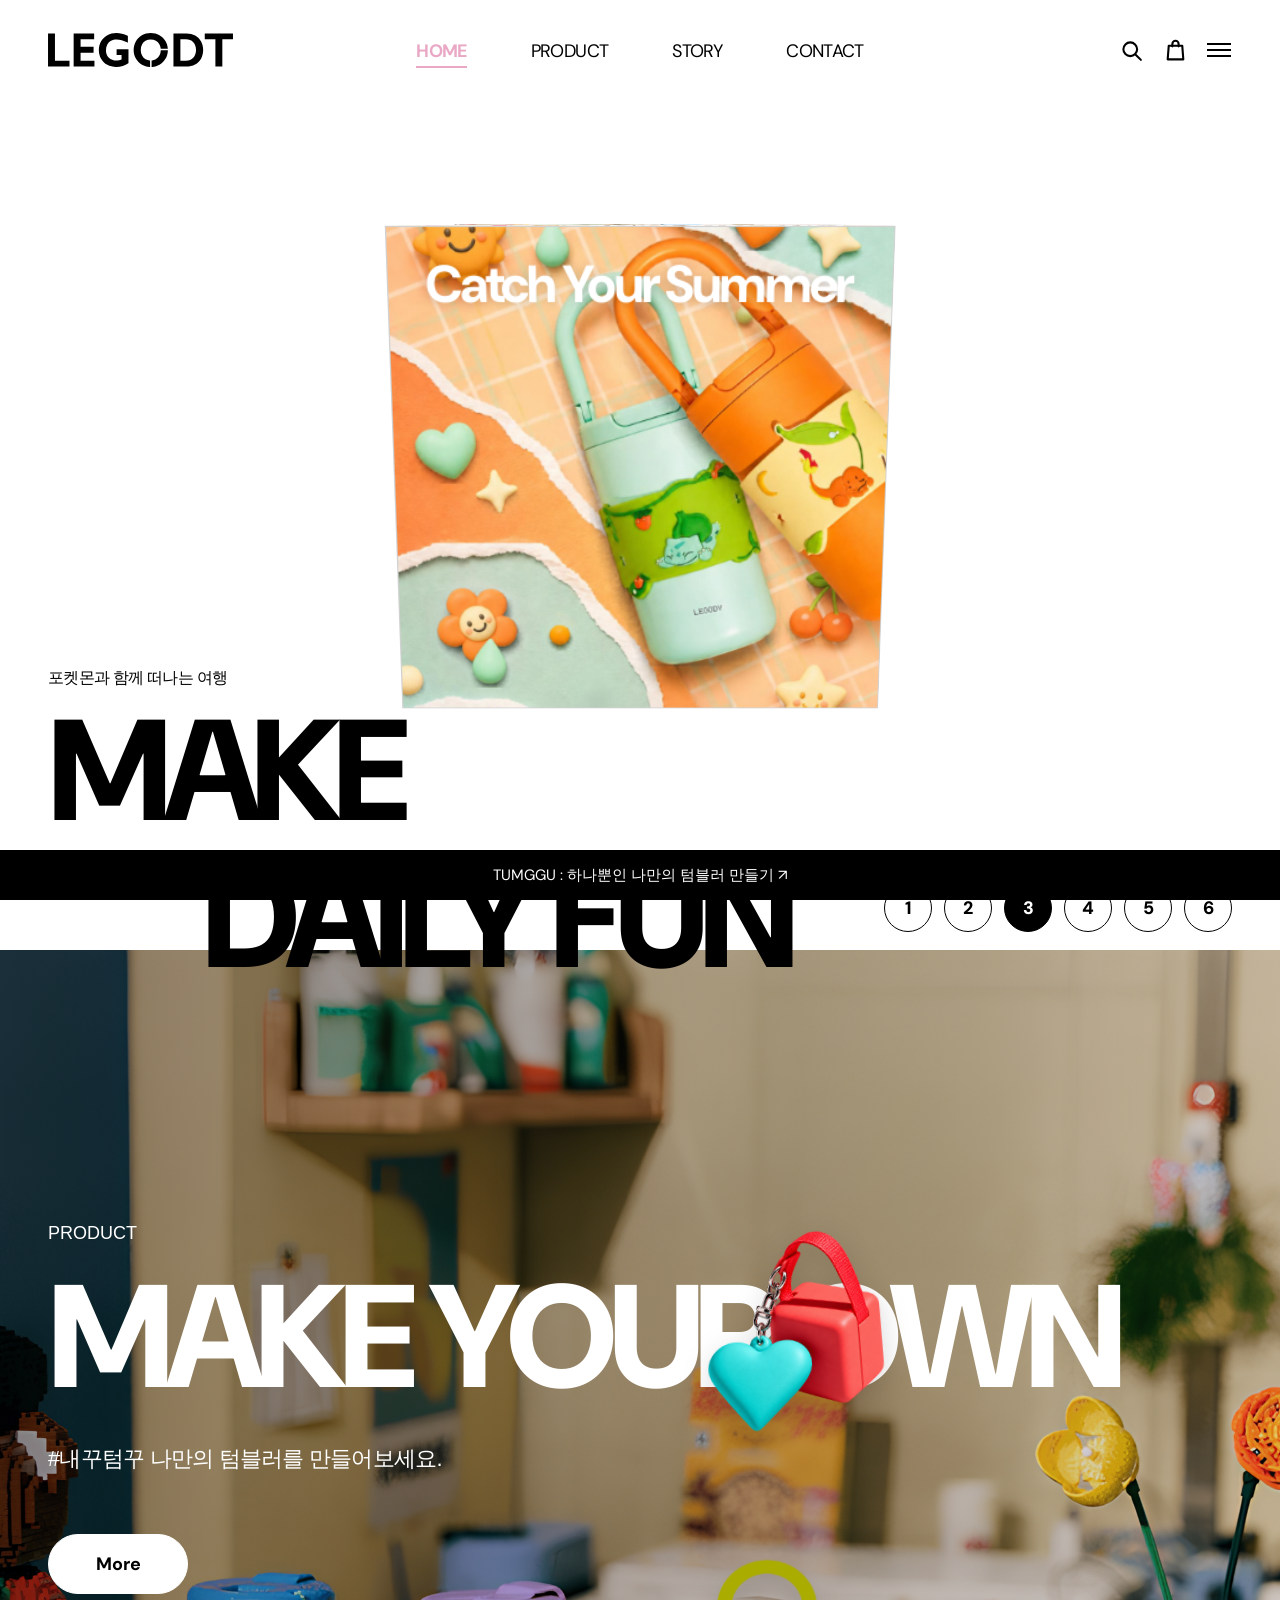
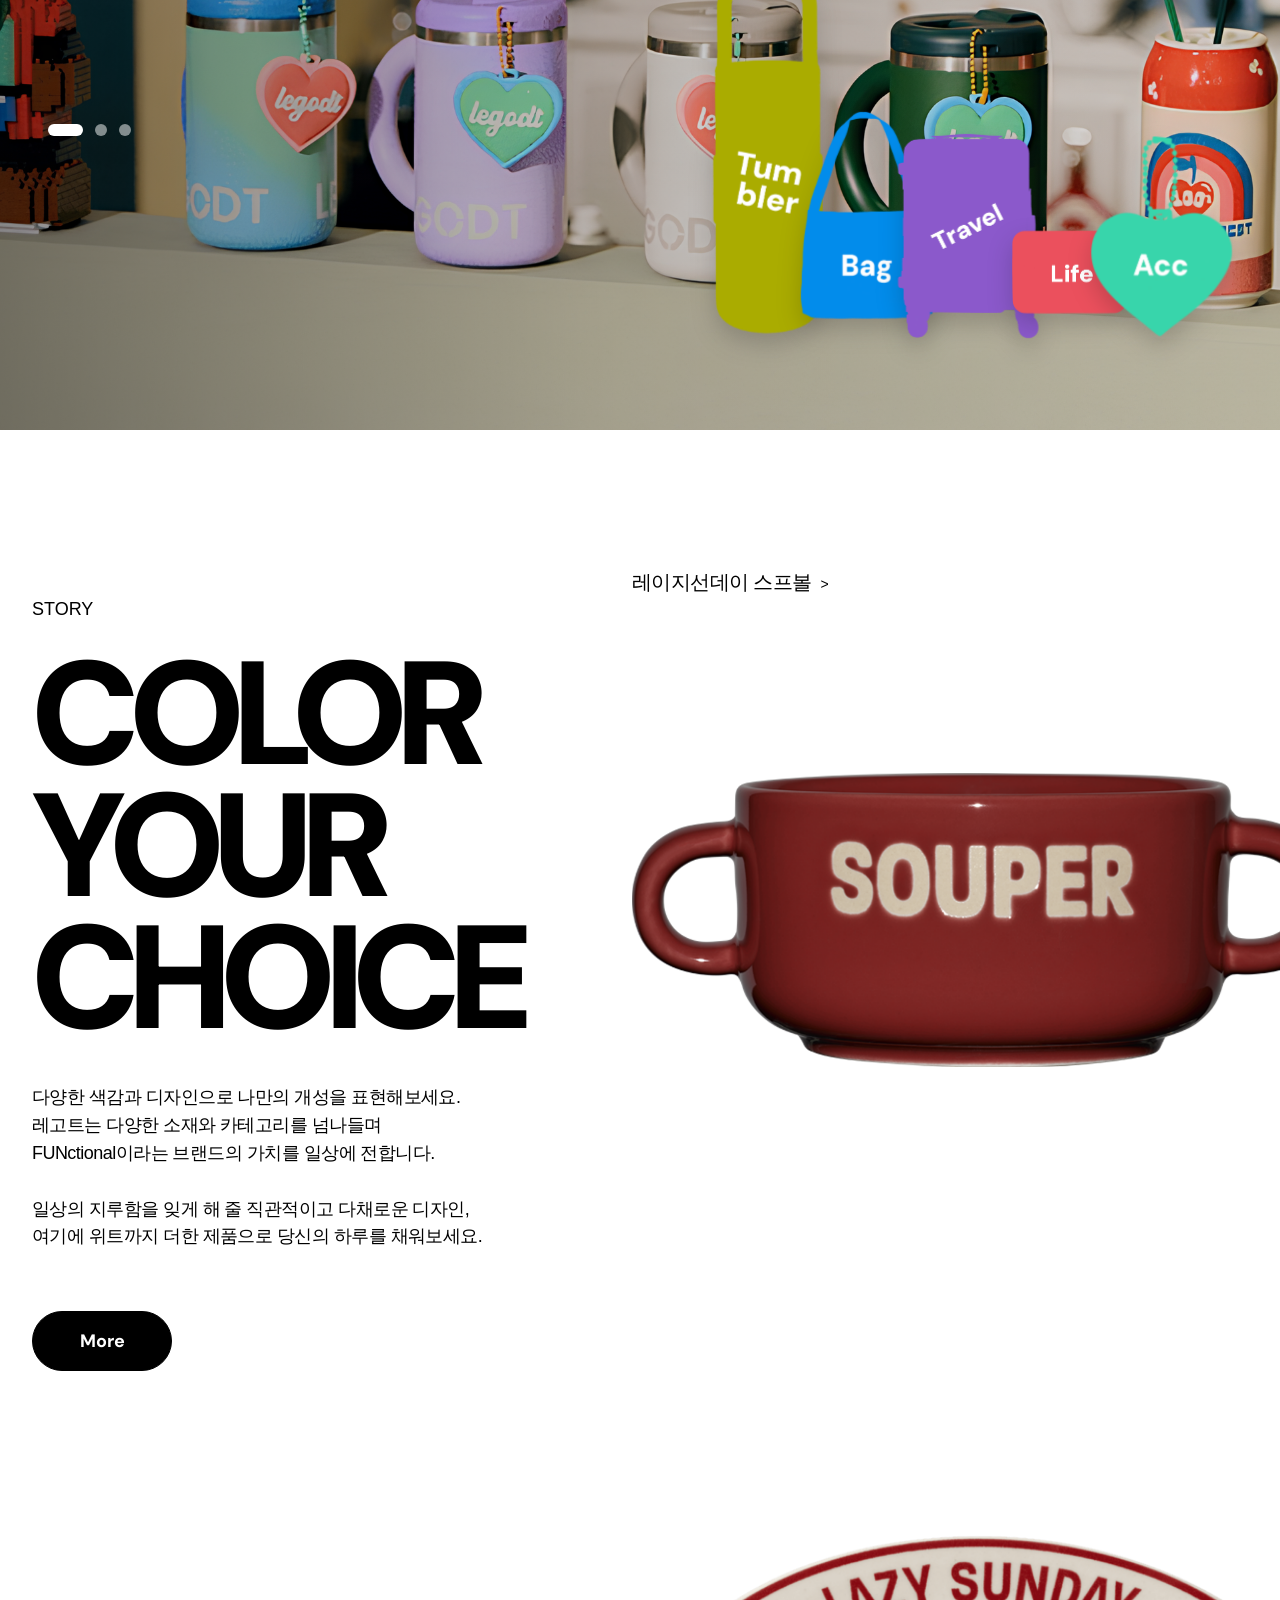
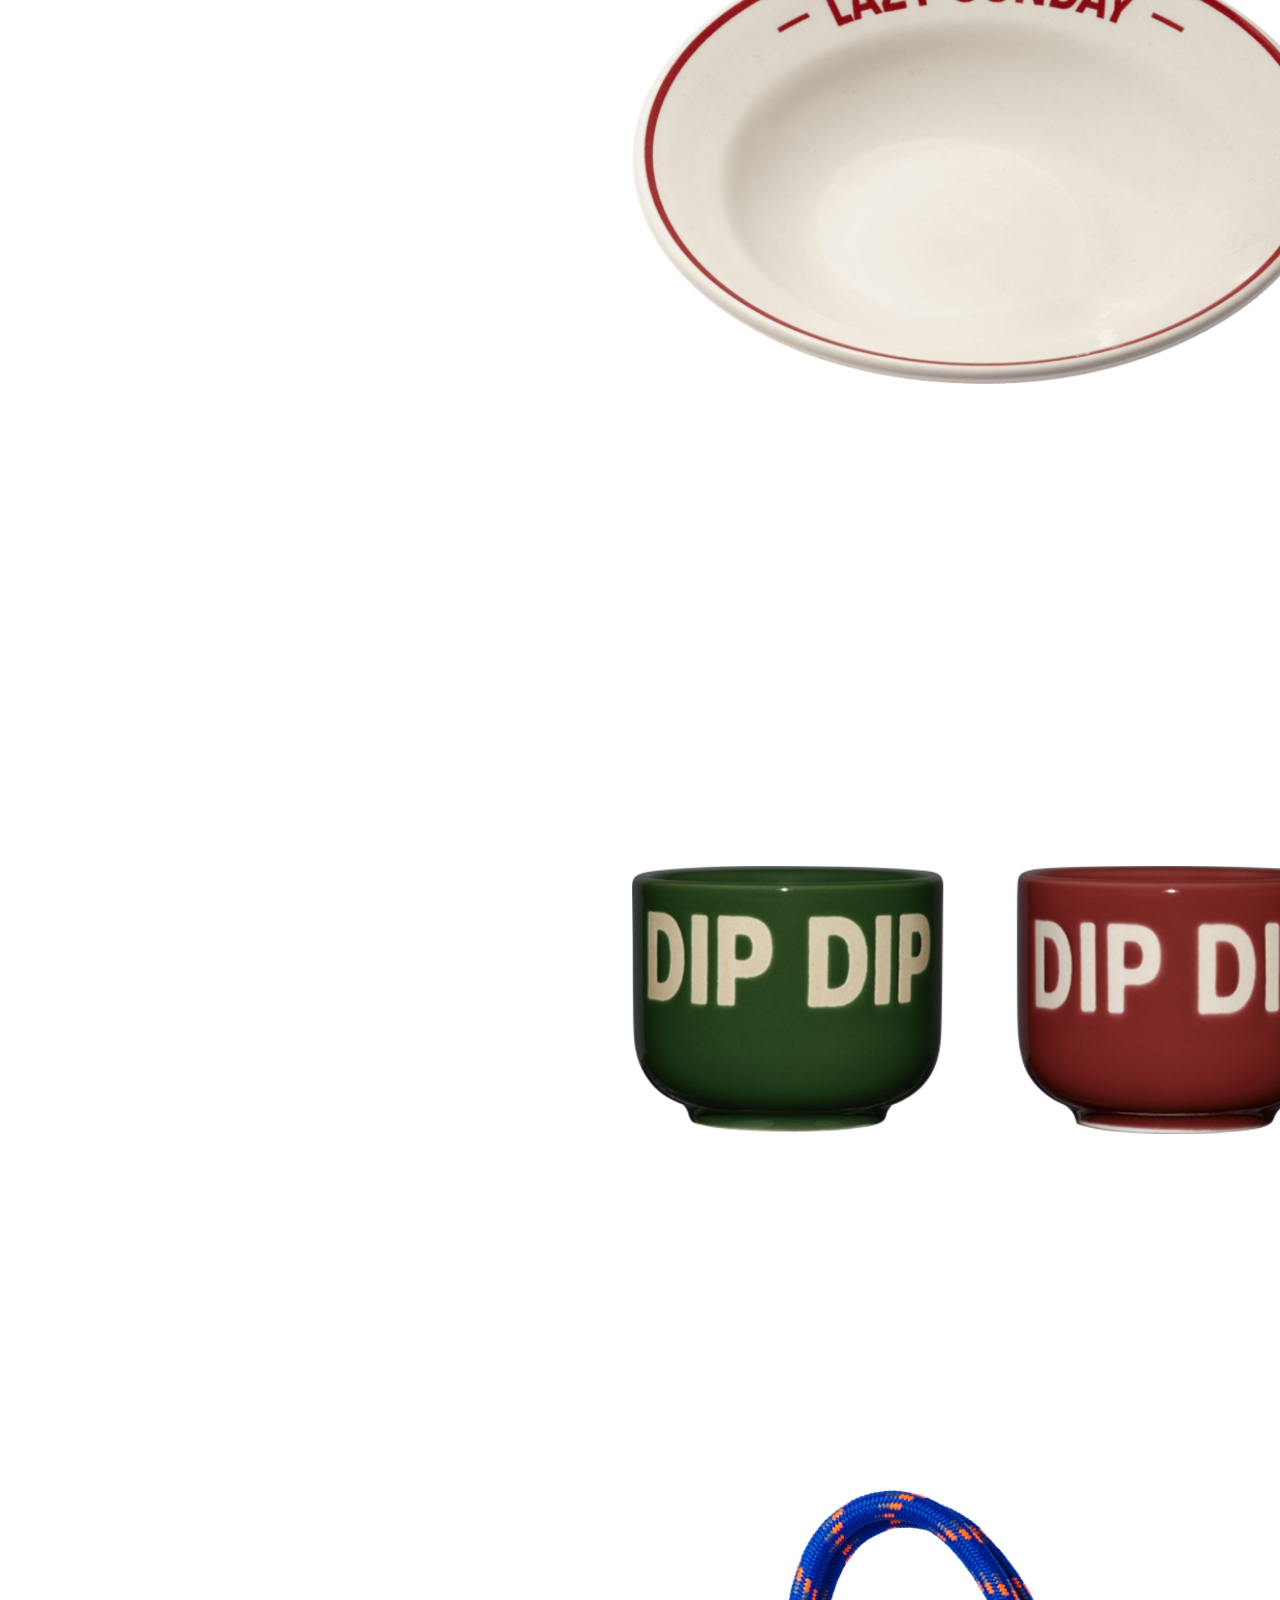
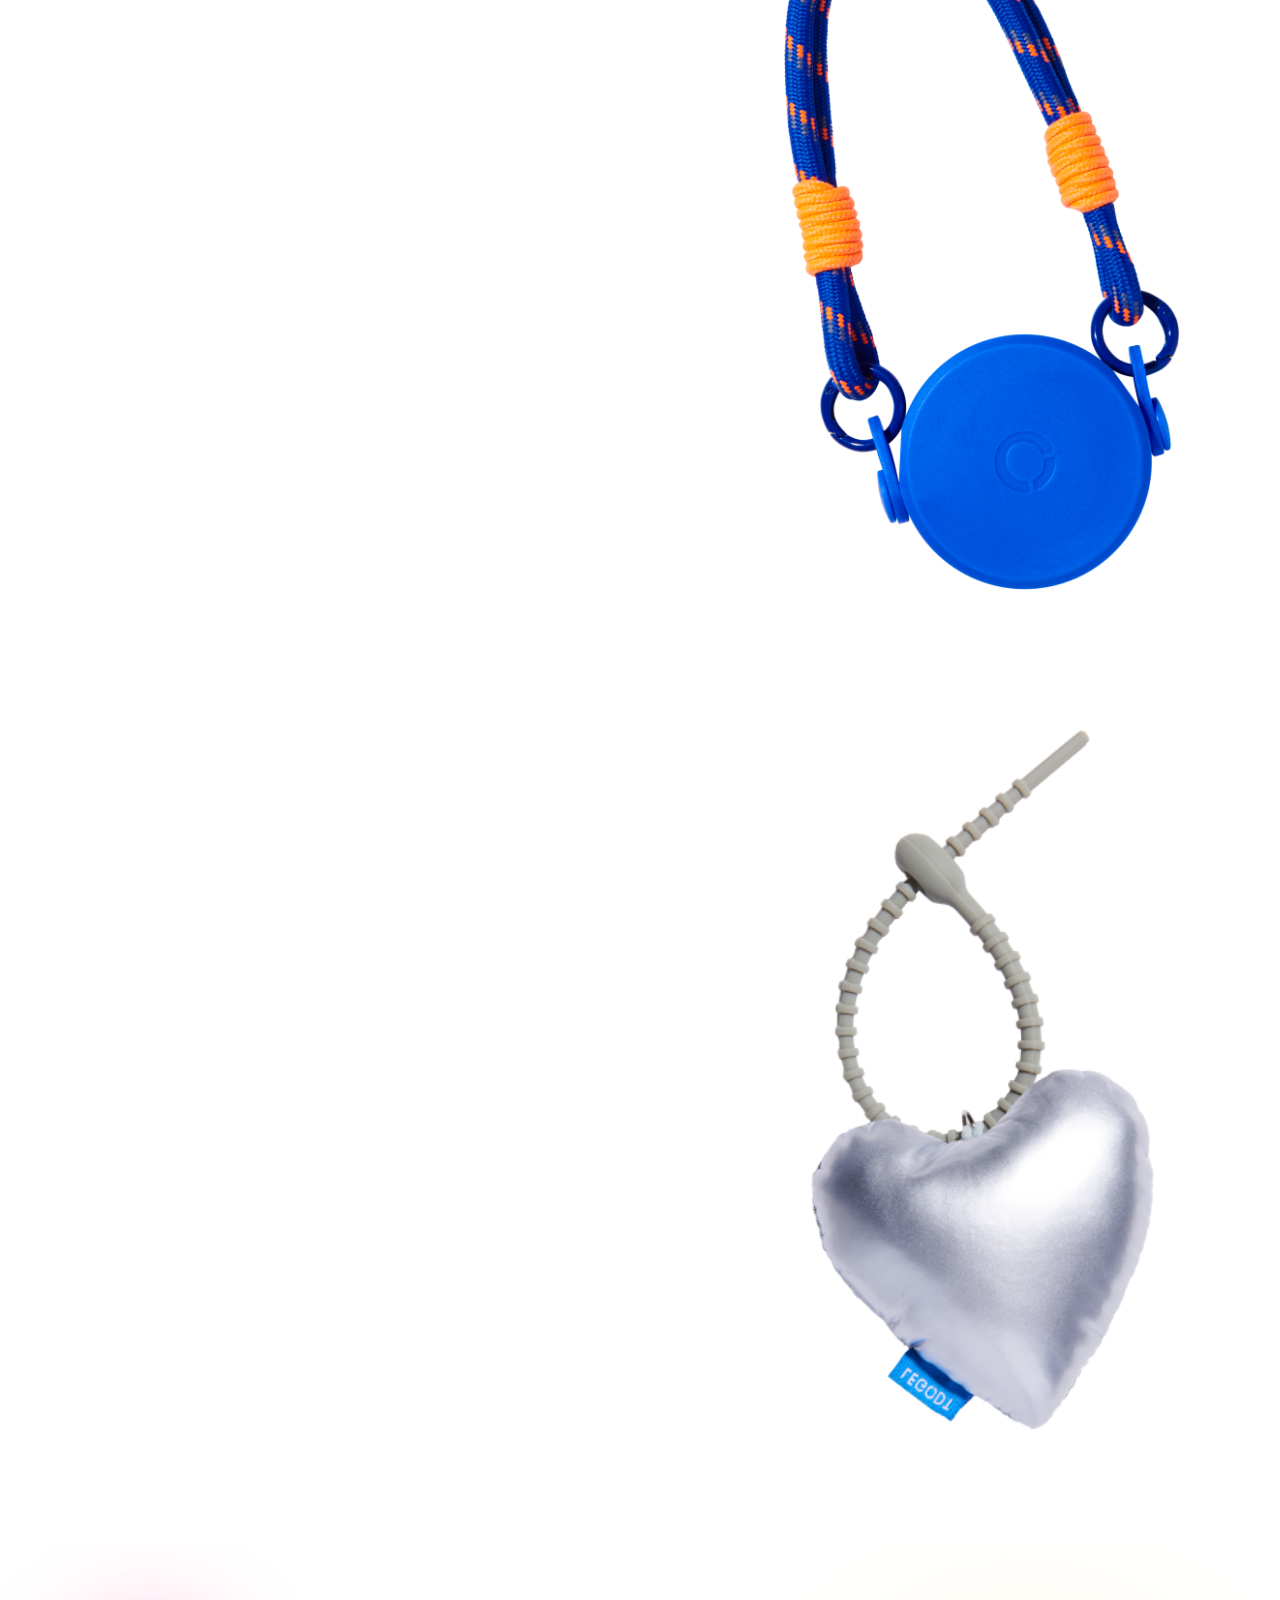
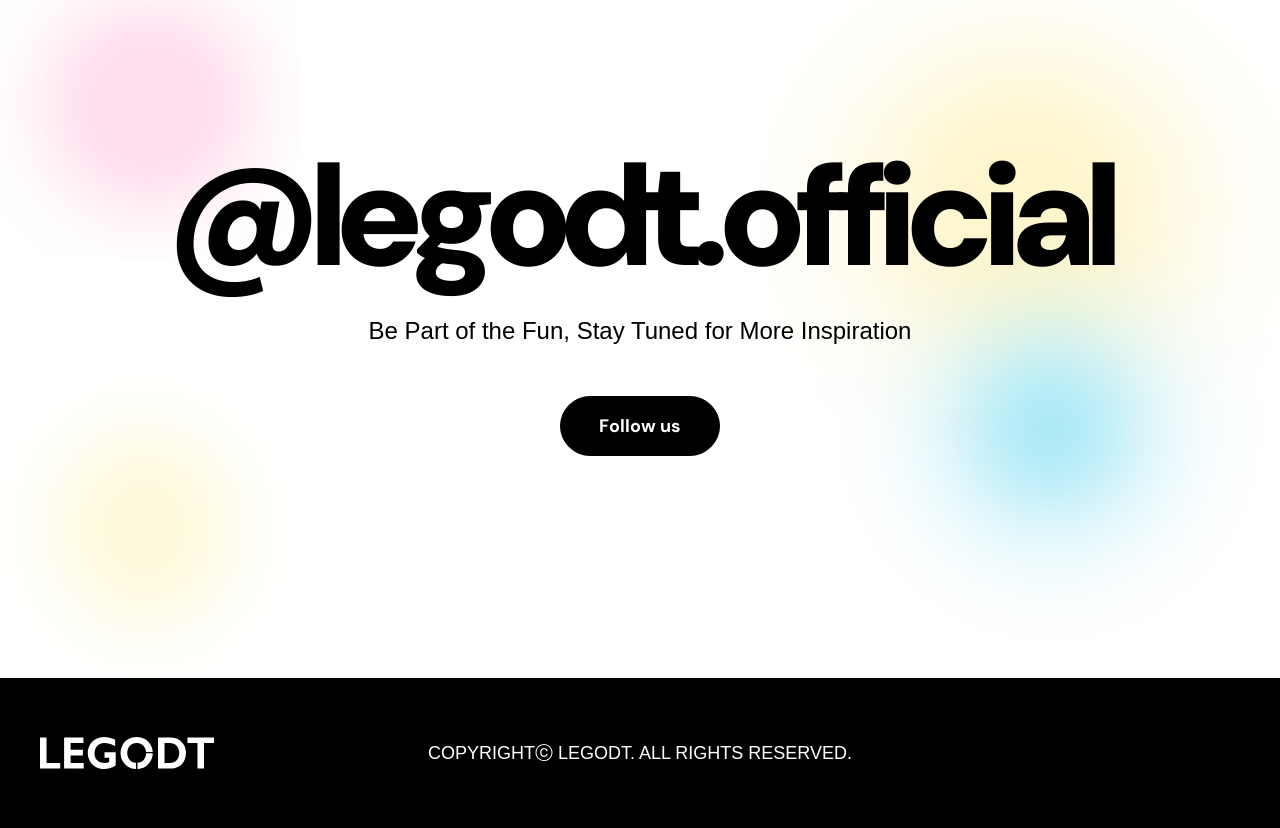
<file: index.html>
<!doctype html>
<html lang="ko">
<head>
  <meta charset="utf-8">
  <meta name="viewport" content="width=device-width,initial-scale=1">
  <meta name="author" content="kim so yeon">
  <title>LEGODT 3D CUBE AD</title>
  <link rel="preconnect" href="https://fonts.googleapis.com">
  <link rel="preconnect" href="https://fonts.gstatic.com" crossorigin>
  <link href="https://fonts.googleapis.com/css2?family=DM+Sans:wght@400;500;600;700;800&display=swap" rel="stylesheet">
  <link rel="stylesheet" href="assets/css/style.css">
</head>
<body>
  <header class="site-header">
    <div class="header-inner">
      <a class="brand" href="index.html" aria-label="LEGODT home"><img src="assets/images/LEGODT_logo.svg" alt="LEGODT"></a>
      <nav class="topnav" aria-label="주요 메뉴">
        <a class="active" href="index.html">HOME</a>
        <a href="#product">PRODUCT</a>
        <a href="#story">STORY</a>
        <a href="#contact">CONTACT</a>
      </nav>
      <div class="header-tools" aria-label="빠른 메뉴">
        <a class="icon-btn" href="#" aria-label="검색">
          <svg viewBox="0 0 24 24" aria-hidden="true"><circle cx="10.8" cy="10.8" r="6.6"/><path d="m16 16 5 5"/></svg>
        </a>
        <a class="icon-btn" href="#" aria-label="장바구니">
          <svg viewBox="0 0 24 24" aria-hidden="true"><path d="M5.5 7.5h13l1 13h-15l1-13Z"/><path d="M9 8V5.7a3 3 0 0 1 6 0V8"/></svg>
        </a>
        <a class="icon-btn menu-btn" href="#" aria-label="사이트맵"><span></span><span></span><span></span></a>
      </div>
    </div>
  </header>

  <button class="scroll-top-btn" type="button" aria-label="맨 위로 이동"><img src="assets/images/scroll_top.svg" alt=""></button>

  <main>
    <section class="hero" id="home">
      <div class="hero-layout">
        <div class="hero-copy">
          <p class="hero-desc">투명하게 만나는 새로운 루프 텀블러</p>
        </div>

        <div class="cube-zone" id="cube">
          <div class="scene">
            <div class="cube">
              <div class="face front"><a href="products/product-01.html" target="_blank"><img src="assets/images/cube-01.png" alt="Face 1 product"><span class="face-number">1.</span><span class="face-campaign">CLEARLY, LOOP</span></a></div>
              <div class="face right"><a href="products/product-02.html" target="_blank"><img src="assets/images/cube-02.png" alt="Face 2 product"><span class="face-number">2.</span><span class="face-campaign">Tiny Loop, Big Play</span></a></div>
              <div class="face back"><a href="products/product-03.html" target="_blank"><img src="assets/images/cube-03.png" alt="Face 3 product"><span class="face-number">3.</span><span class="face-campaign">Catch Your Summer</span></a></div>
              <div class="face left"><a href="products/product-04.html" target="_blank"><img src="assets/images/cube-04.png" alt="Face 4 product"><span class="face-number">4.</span><span class="face-campaign">Playful Modular Life</span></a></div>
              <div class="face top"><a href="products/product-05.html" target="_blank"><img src="assets/images/cube-05.png" alt="Face 5 product"><span class="face-number">5.</span><span class="face-campaign">Play My Way</span></a></div>
              <div class="face bottom"><a href="products/product-06.html" target="_blank"><img src="assets/images/cube-06.png" alt="Face 6 product"><span class="face-number">6.</span><span class="face-campaign">Brighten Up Summer</span></a></div>
            </div>
          </div>
        </div>

        <h1 class="hero-title"><span>MAKE</span><span>DAILY FUN</span></h1>

        <div class="controls" aria-label="큐브 면 선택">
          <button class="face-btn" type="button">1</button><button class="face-btn" type="button">2</button><button class="face-btn" type="button">3</button><button class="face-btn" type="button">4</button><button class="face-btn" type="button">5</button><button class="face-btn" type="button">6</button>
        </div>
        <p class="status" aria-live="polite"></p>
      </div>
    </section>
    <section class="product-section" id="product" aria-label="Product showcase">
      <div class="product-slides" aria-hidden="true">
        <div class="product-slide active" style="background-image:url('assets/images/slide-1.png')"></div>
        <div class="product-slide" style="background-image:url('assets/images/slide-2.webp')"></div>
        <div class="product-slide" style="background-image:url('assets/images/slide-3.png')"></div>
      </div>
      <div class="product-overlay"></div>
      <div class="product-inner">
        <div class="product-copy">
          <p class="product-kicker">PRODUCT</p>
          <h2 class="product-title">MAKE YOUR <span class="own-wrap"><img src="assets/images/section2_icon.png" alt="" class="own-icon"><span>OWN</span></span></h2>
          <p class="product-desc">#내꾸텀꾸 나만의 텀블러를 만들어보세요.</p>
          <a href="#" class="more-btn">More</a>
          <div class="slide-pagination" aria-label="배경 슬라이드 선택">
            <button class="slide-dot active" type="button" aria-label="슬라이드 1"></button>
            <button class="slide-dot" type="button" aria-label="슬라이드 2"></button>
            <button class="slide-dot" type="button" aria-label="슬라이드 3"></button>
          </div>
        </div>
        <div class="product-icons" aria-label="제품 카테고리">
          <a href="#" class="product-icon tumbler" data-off="assets/images/Tumbler_off.png" data-hover="assets/images/Tumbler_h.png"><img src="assets/images/Tumbler_off.png" alt="Tumbler"></a>
          <a href="#" class="product-icon bag" data-off="assets/images/Bag_off.png" data-hover="assets/images/Bag_h.png"><img src="assets/images/Bag_off.png" alt="Bag"></a>
          <a href="#" class="product-icon travel" data-off="assets/images/Travel_off.png" data-hover="assets/images/Travel_h.png"><img src="assets/images/Travel_off.png" alt="Travel"></a>
          <a href="#" class="product-icon life" data-off="assets/images/Life_off.png" data-hover="assets/images/Life_h.png"><img src="assets/images/Life_off.png" alt="Life"></a>
          <a href="#" class="product-icon acc" data-off="assets/images/Acc_off.png" data-hover="assets/images/Acc_h.png"><img src="assets/images/Acc_off.png" alt="Acc"></a>
        </div>
      </div>
    </section>

    <section class="story-section" id="story" aria-label="Story">
      <div class="story-inner">
        <div class="story-copy">
          <p class="story-kicker">STORY</p>
          <h2 class="story-title">COLOR YOUR<br>CHOICE</h2>
          <p class="story-desc">다양한 색감과 디자인으로 나만의 개성을 표현해보세요.<br>레고트는 다양한 소재와 카테고리를 넘나들며<br>FUNctional이라는 브랜드의 가치를 일상에 전합니다.<br><br>일상의 지루함을 잊게 해 줄 직관적이고 다채로운 디자인,<br>여기에 위트까지 더한 제품으로 당신의 하루를 채워보세요.</p>
          <a href="#" class="more-btn story-more">More</a>
        </div>
        <div class="story-stack-wrap">
          <div class="story-stack">
            <figure class="story-card"><img src="assets/images/story-01.png" alt="레이지선데이 스프볼"></figure>
            <figure class="story-card"><img src="assets/images/story-02.png" alt="레이지선데이 파스타볼"></figure>
            <figure class="story-card"><img src="assets/images/story-03.png" alt="레이지선데이 미니볼"></figure>
            <figure class="story-card portrait"><img src="assets/images/story-04.png" alt="레고트의 시그니처 아이템 1"></figure>
            <figure class="story-card portrait"><img src="assets/images/story-05.png" alt="레고트의 시그니처 아이템 2"></figure>
          </div>
          <p class="story-product-name"><span>레이지선데이 스프볼</span> <b>&gt;</b></p>
        </div>
      </div>
    </section>

    <section class="contact-section" id="contact" aria-label="Contact">
      <div class="pastel pastel-1"></div><div class="pastel pastel-2"></div><div class="pastel pastel-3"></div><div class="pastel pastel-4"></div>
      <div class="contact-inner">
        <h2>@legodt.official</h2>
        <p>Be Part of the Fun, Stay Tuned for More Inspiration</p>
        <a href="#" class="more-btn contact-more">Follow us</a>
      </div>
      <footer class="site-footer"><img src="assets/images/LEGODT_logo.svg" alt="LEGODT"><p>COPYRIGHTⓒ LEGODT. ALL RIGHTS RESERVED.</p></footer>
    </section>
  </main>
  <a class="bottom-banner" href="#">
    <span>TUMGGU : 하나뿐인 나만의 텀블러 만들기 ↗</span>
  </a>
  <script src="assets/js/main.js"></script>
</body>
</html>
</file>
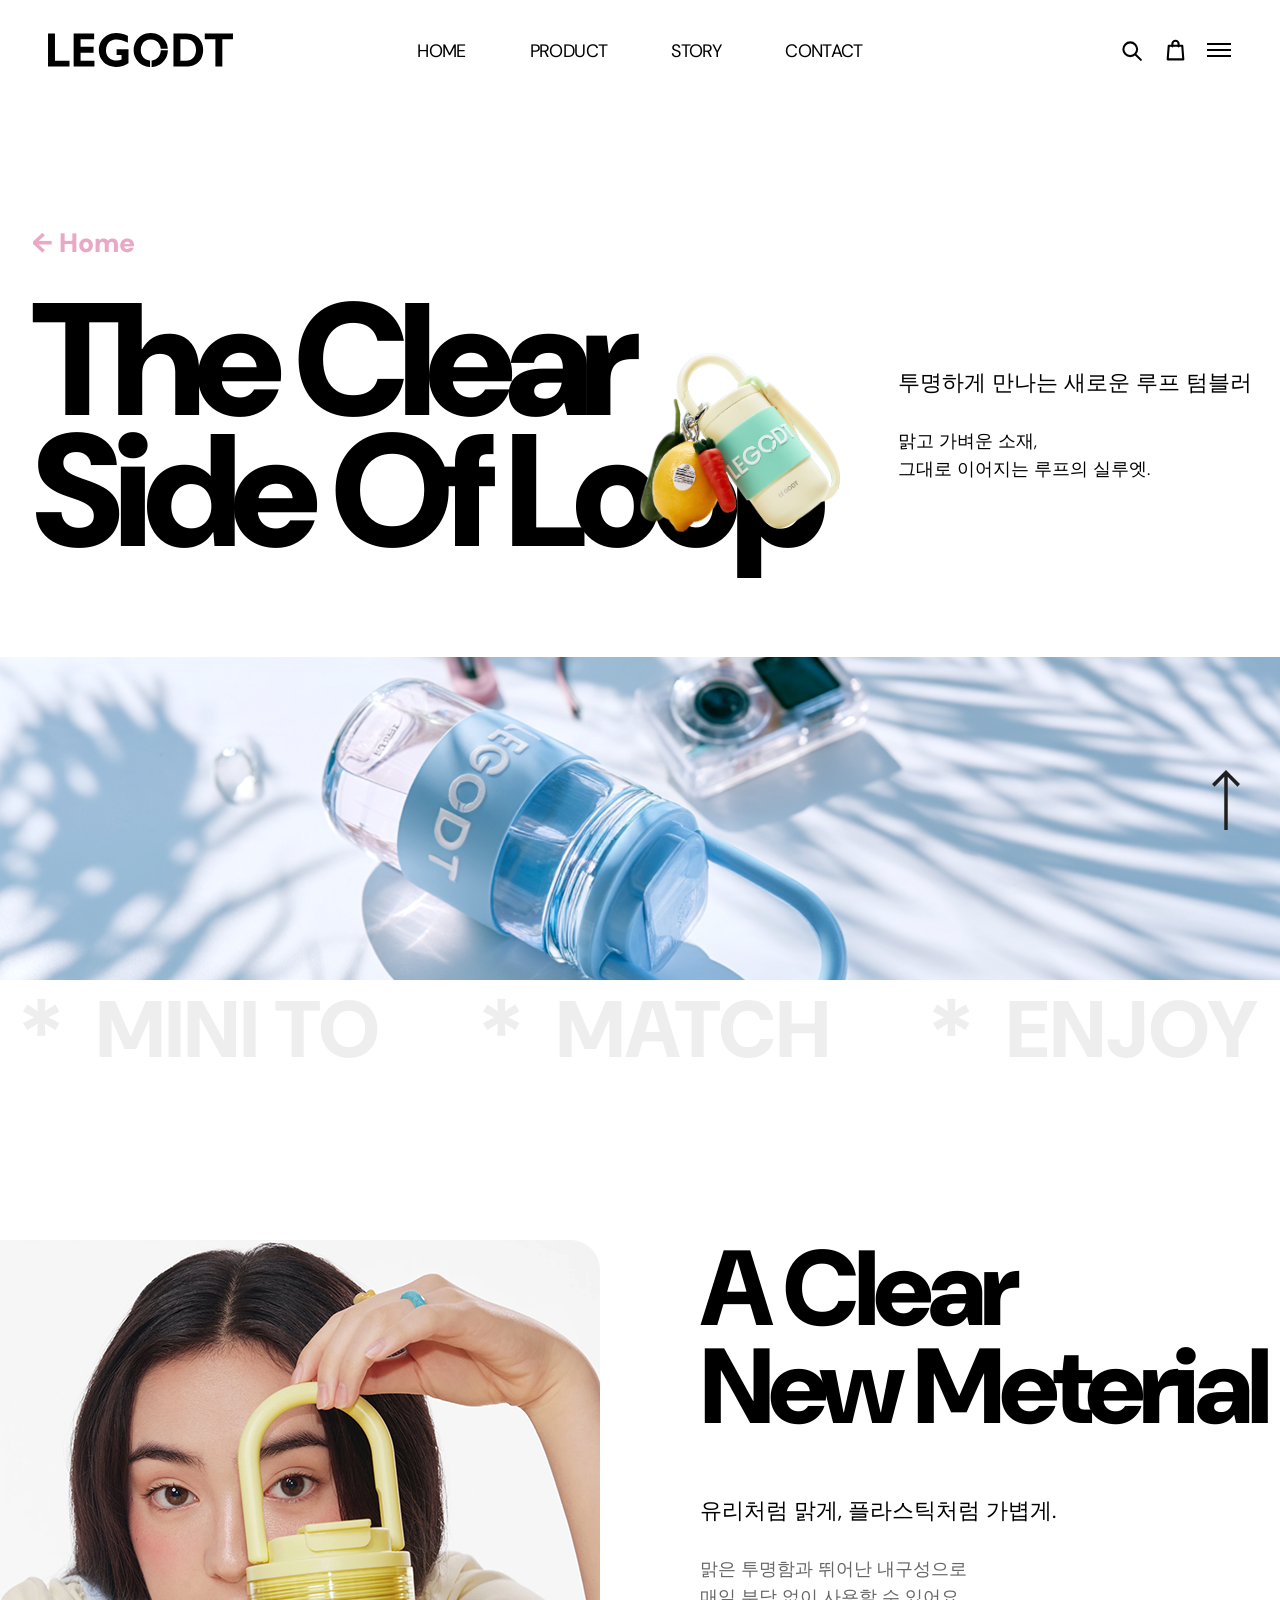
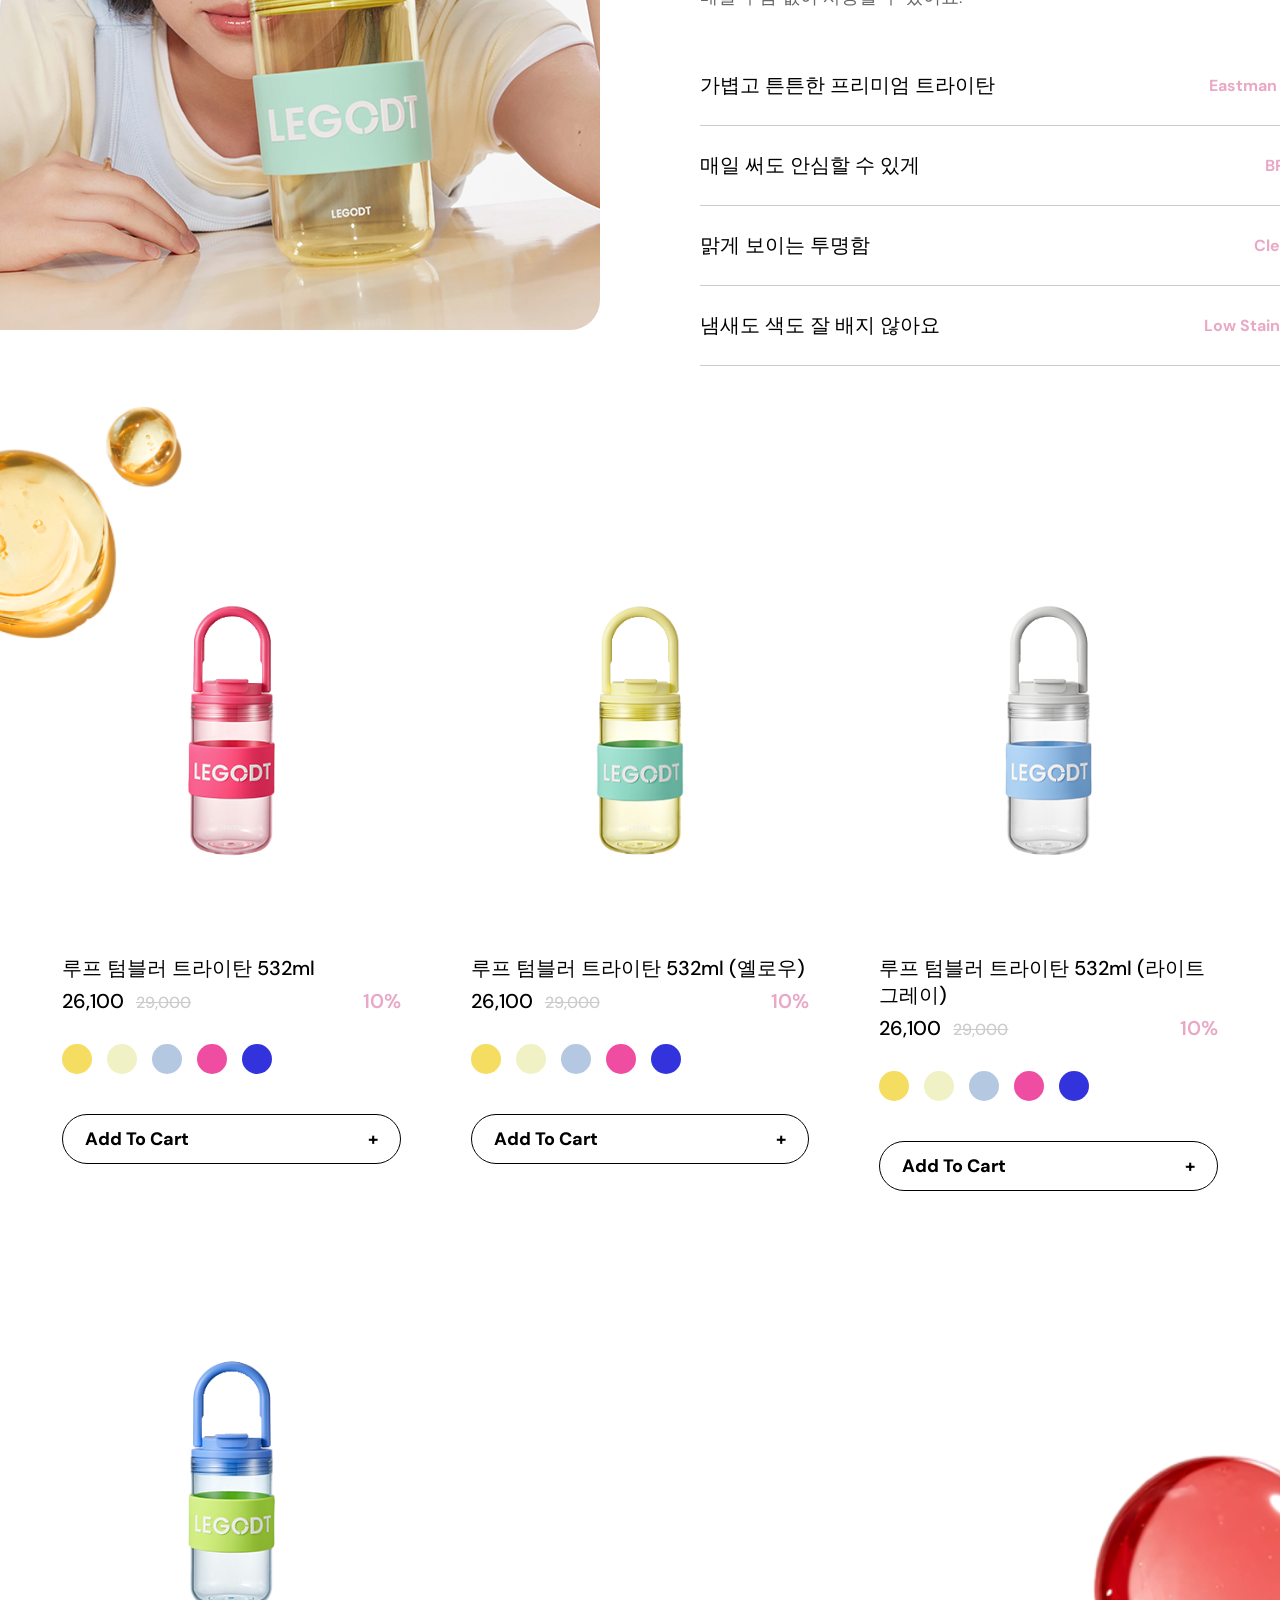
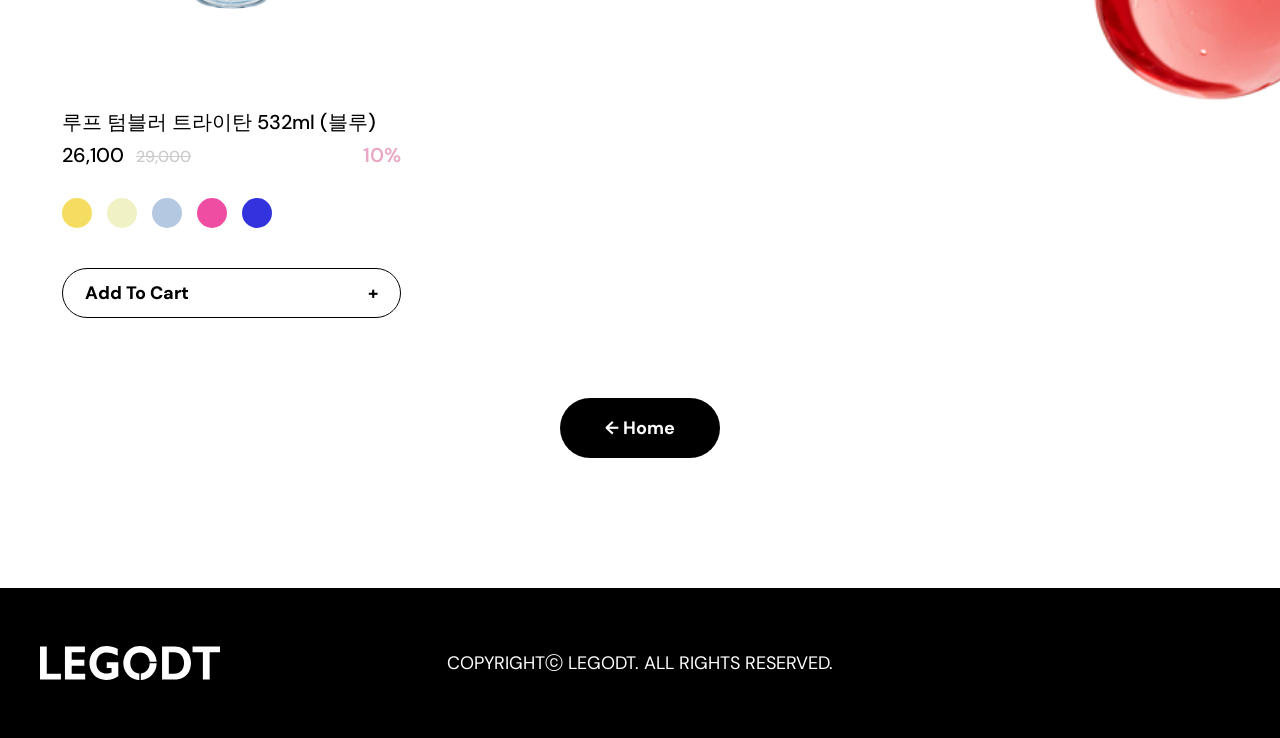
<file: products/product-01.html>
<!doctype html>
<html lang="ko">

<head>
    <meta charset="utf-8">
    <meta name="viewport" content="width=device-width,initial-scale=1">
    <title>Good Things To Gift | LEGODT</title>
    <link rel="stylesheet" href="../assets/css/style.css">
    <link rel="stylesheet" href="../assets/css/subpage.css">
    <link rel="stylesheet" href="../assets/css/subpage-01.css">
</head>

<body class="legodt-sub sub-product-01">
    <header class="site-header">
        <div class="header-inner"><a class="brand" href="../index.html" aria-label="LEGODT home"><img
                    src="../assets/images/LEGODT_logo.svg" alt="LEGODT"></a>
            <nav class="topnav" aria-label="주요 메뉴"><a href="../index.html">HOME</a><a
                    href="../index.html#product">PRODUCT</a><a href="../index.html#story">STORY</a><a
                    href="../index.html#contact">CONTACT</a></nav>
            <div class="header-tools"><a class="icon-btn" href="#" aria-label="검색"><svg viewBox="0 0 24 24">
                        <circle cx="10.8" cy="10.8" r="6.6" />
                        <path d="m16 16 5 5" />
                    </svg></a><a class="icon-btn" href="#" aria-label="장바구니"><svg viewBox="0 0 24 24">
                        <path d="M5.5 7.5h13l1 13h-15l1-13Z" />
                        <path d="M9 8V5.7a3 3 0 0 1 6 0V8" />
                    </svg></a><a class="icon-btn menu-btn" href="#"
                    aria-label="사이트맵"><span></span><span></span><span></span></a></div>
        </div>
    </header><button class="sub-scroll-top" aria-label="맨 위로"><img src="../assets/images/scroll_top-sub.svg"
            alt=""></button>
    <main>
        <section class="sub-hero">
            <div class="sub-hero-inner"><a class="home-link" href="../index.html">← Home</a>
                <div class="hero-copy-grid">
                    <div class="sub-title-wrap">
                        <h1>The Clear<br>Side Of Loop</h1><img src="../assets/images/sub1-tit-icon.png" alt="sub1-tit-icon">
                    </div>
                    <div class="sub-intro">
                        <h2>투명하게 만나는 새로운 루프 텀블러</h2>
                        <p>맑고 가벼운 소재,<br>그대로 이어지는 루프의 실루엣.</p>
                    </div>
                </div>
            </div>
            <div class="sub-visual"><img src="../assets/images/sub1-visual.png" alt="레고트 미니 텀블러 비주얼"></div>
            <div class="marquee" aria-label="MINI TO MATCH ENJOY CARRY">
                <div class="marquee-track"><span>＊ MINI TO　＊ MATCH　＊ ENJOY　＊ CARRY　＊ MINI TO　＊ MATCH　＊ ENJOY　＊
                        CARRY　</span><span aria-hidden="true">＊ MINI TO　＊ MATCH　＊ ENJOY　＊ CARRY　＊ MINI TO　＊ MATCH　＊
                        ENJOY　＊ CARRY　</span></div>
            </div>
        </section>
        <section class="sub-about">
            <div class="about-inner">
                <div class="about-image"><img src="../assets/images/sub1-content.png" alt="루프 텀블러 미니 제품 소개"></div>
                <div class="about-copy">
                    <h2>A Clear<br>New Meterial</h2>
                    <h3>유리처럼 맑게, 플라스틱처럼 가볍게.</h3>
                    <p>맑은 투명함과 뛰어난 내구성으로<br>매일 부담 없이 사용할 수 있어요.</p>
                    <div class="features">
                        <div class="feature-row"><span>가볍고 튼튼한 프리미엄 트라이탄</span><b>Eastman Tritan™</b></div>
                        <div class="feature-row"><span>매일 써도 안심할 수 있게</span><b>BPA-Free</b></div>
                        <div class="feature-row"><span>맑게 보이는 투명함</span><b>Clear Body</b></div>
                        <div class="feature-row"><span>냄새도 색도 잘 배지 않아요</span><b>Low Stain & Odor</b></div>
                    </div>
                </div>
            </div>
        </section>
        <section class="sub-shop"><img class="bubble bubble-1" src="../assets/images/sub1-bg-1.png" alt=""><img
                class="bubble bubble-2" src="../assets/images/sub1-bg-2.png" alt="">
            <div class="shop-grid">
                <article class="shop-card">
                    <div class="shop-image"><img class="shop-image-default" src="../assets/images/sub1-list-card-01.png"
                            alt="루프 텀블러 미니 제품 1"><img class="shop-image-hover"
                            src="../assets/images/sub1-list-card-01-hover.png" alt="루프 텀블러 미니 제품 1" aria-hidden="true"></div>
                    <div class="shop-copy">
                        <div class="shop-title">루프 텀블러 트라이탄 532ml</div>
                        <div class="price-row"><strong>26,100</strong><del>29,000</del><b>10%</b></div>
                        <div class="swatches"><button style="--sw:#f4dd60" aria-label="색상 선택"></button><button
                                style="--sw:#f0f1c4" aria-label="색상 선택"></button><button style="--sw:#b4c8e1"
                                aria-label="색상 선택"></button><button style="--sw:#ef4da2"
                                aria-label="색상 선택"></button><button style="--sw:#3333de" aria-label="색상 선택"></button>
                        </div><button class="cart-btn"><span>Add To Cart</span><b>+</b></button>
                    </div>
                </article>
                <article class="shop-card">
                    <div class="shop-image"><img class="shop-image-default" src="../assets/images/sub1-list-card-02.png"
                            alt="루프 텀블러 미니 제품 2"><img class="shop-image-hover"
                            src="../assets/images/sub1-list-card-02-hover.png" alt="루프 텀블러 미니 제품 2" aria-hidden="true"></div>
                    <div class="shop-copy">
                        <div class="shop-title">루프 텀블러 트라이탄 532ml (옐로우)</div>
                        <div class="price-row"><strong>26,100</strong><del>29,000</del><b>10%</b></div>
                        <div class="swatches"><button style="--sw:#f4dd60" aria-label="색상 선택"></button><button
                                style="--sw:#f0f1c4" aria-label="색상 선택"></button><button style="--sw:#b4c8e1"
                                aria-label="색상 선택"></button><button style="--sw:#ef4da2"
                                aria-label="색상 선택"></button><button style="--sw:#3333de" aria-label="색상 선택"></button>
                        </div><button class="cart-btn"><span>Add To Cart</span><b>+</b></button>
                    </div>
                </article>
                <article class="shop-card">
                    <div class="shop-image"><img class="shop-image-default" src="../assets/images/sub1-list-card-03.png"
                            alt="루프 텀블러 미니 제품 3"><img class="shop-image-hover"
                            src="../assets/images/sub1-list-card-03-hover.png" alt="루프 텀블러 미니 제품 3" aria-hidden="true"></div>
                    <div class="shop-copy">
                        <div class="shop-title">루프 텀블러 트라이탄 532ml (라이트그레이)</div>
                        <div class="price-row"><strong>26,100</strong><del>29,000</del><b>10%</b></div>
                        <div class="swatches"><button style="--sw:#f4dd60" aria-label="색상 선택"></button><button
                                style="--sw:#f0f1c4" aria-label="색상 선택"></button><button style="--sw:#b4c8e1"
                                aria-label="색상 선택"></button><button style="--sw:#ef4da2"
                                aria-label="색상 선택"></button><button style="--sw:#3333de" aria-label="색상 선택"></button>
                        </div><button class="cart-btn"><span>Add To Cart</span><b>+</b></button>
                    </div>
                </article>
                <article class="shop-card">
                    <div class="shop-image"><img class="shop-image-default" src="../assets/images/sub1-list-card-04.png"
                            alt="루프 텀블러 미니 제품 4"><img class="shop-image-hover"
                            src="../assets/images/sub1-list-card-04-hover.png" alt="루프 텀블러 미니 제품 4" aria-hidden="true"></div>
                    <div class="shop-copy">
                        <div class="shop-title">루프 텀블러 트라이탄 532ml (블루)</div>
                        <div class="price-row"><strong>26,100</strong><del>29,000</del><b>10%</b></div>
                        <div class="swatches"><button style="--sw:#f4dd60" aria-label="색상 선택"></button><button
                                style="--sw:#f0f1c4" aria-label="색상 선택"></button><button style="--sw:#b4c8e1"
                                aria-label="색상 선택"></button><button style="--sw:#ef4da2"
                                aria-label="색상 선택"></button><button style="--sw:#3333de" aria-label="색상 선택"></button>
                        </div><button class="cart-btn"><span>Add To Cart</span><b>+</b></button>
                    </div>
                </article>
            </div><a class="home-pill" href="../index.html">← Home</a>
        </section>
    </main>
    <footer class="sub-footer"><a href="../index.html"><img src="../assets/images/LEGODT_logo.svg" alt="LEGODT"></a>
        <p>COPYRIGHTⓒ LEGODT. ALL RIGHTS RESERVED.</p>
    </footer>
    <script src="../assets/js/subpage.js"></script>
</body>

</html>
</file>
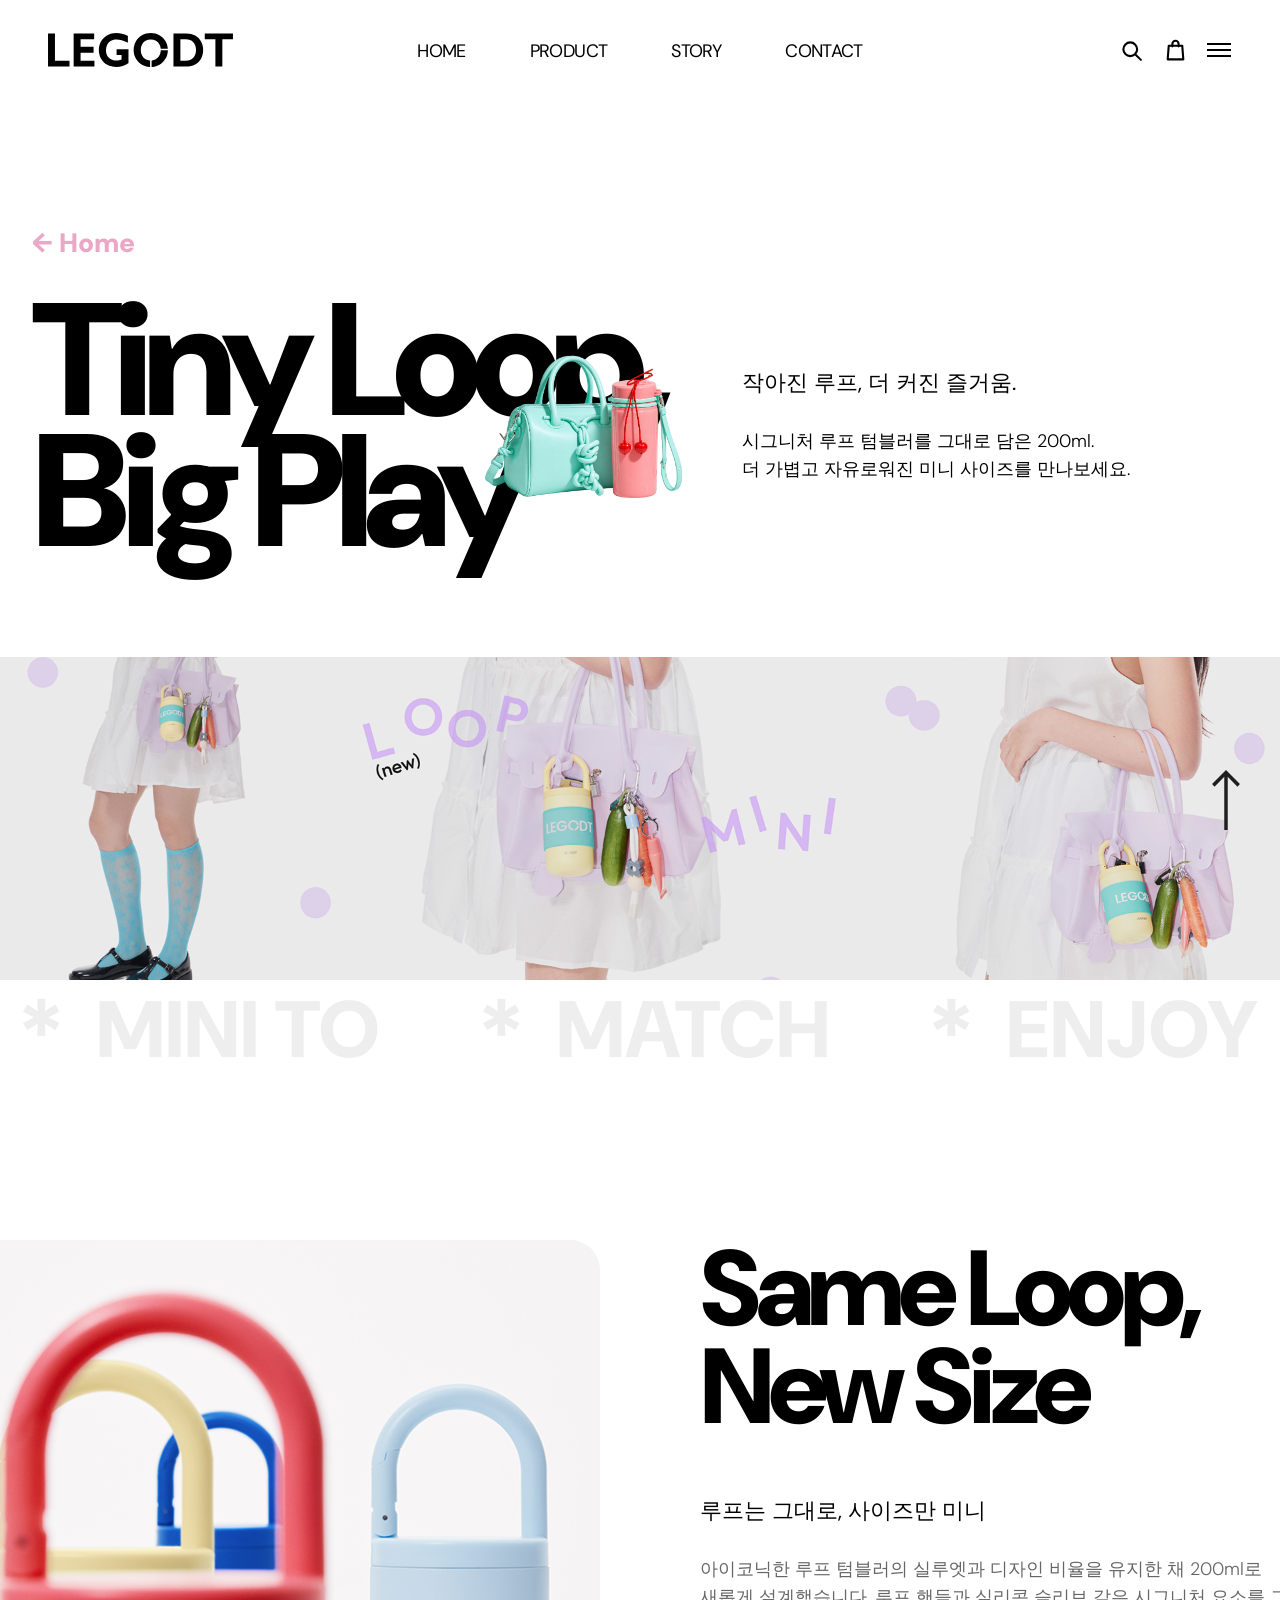
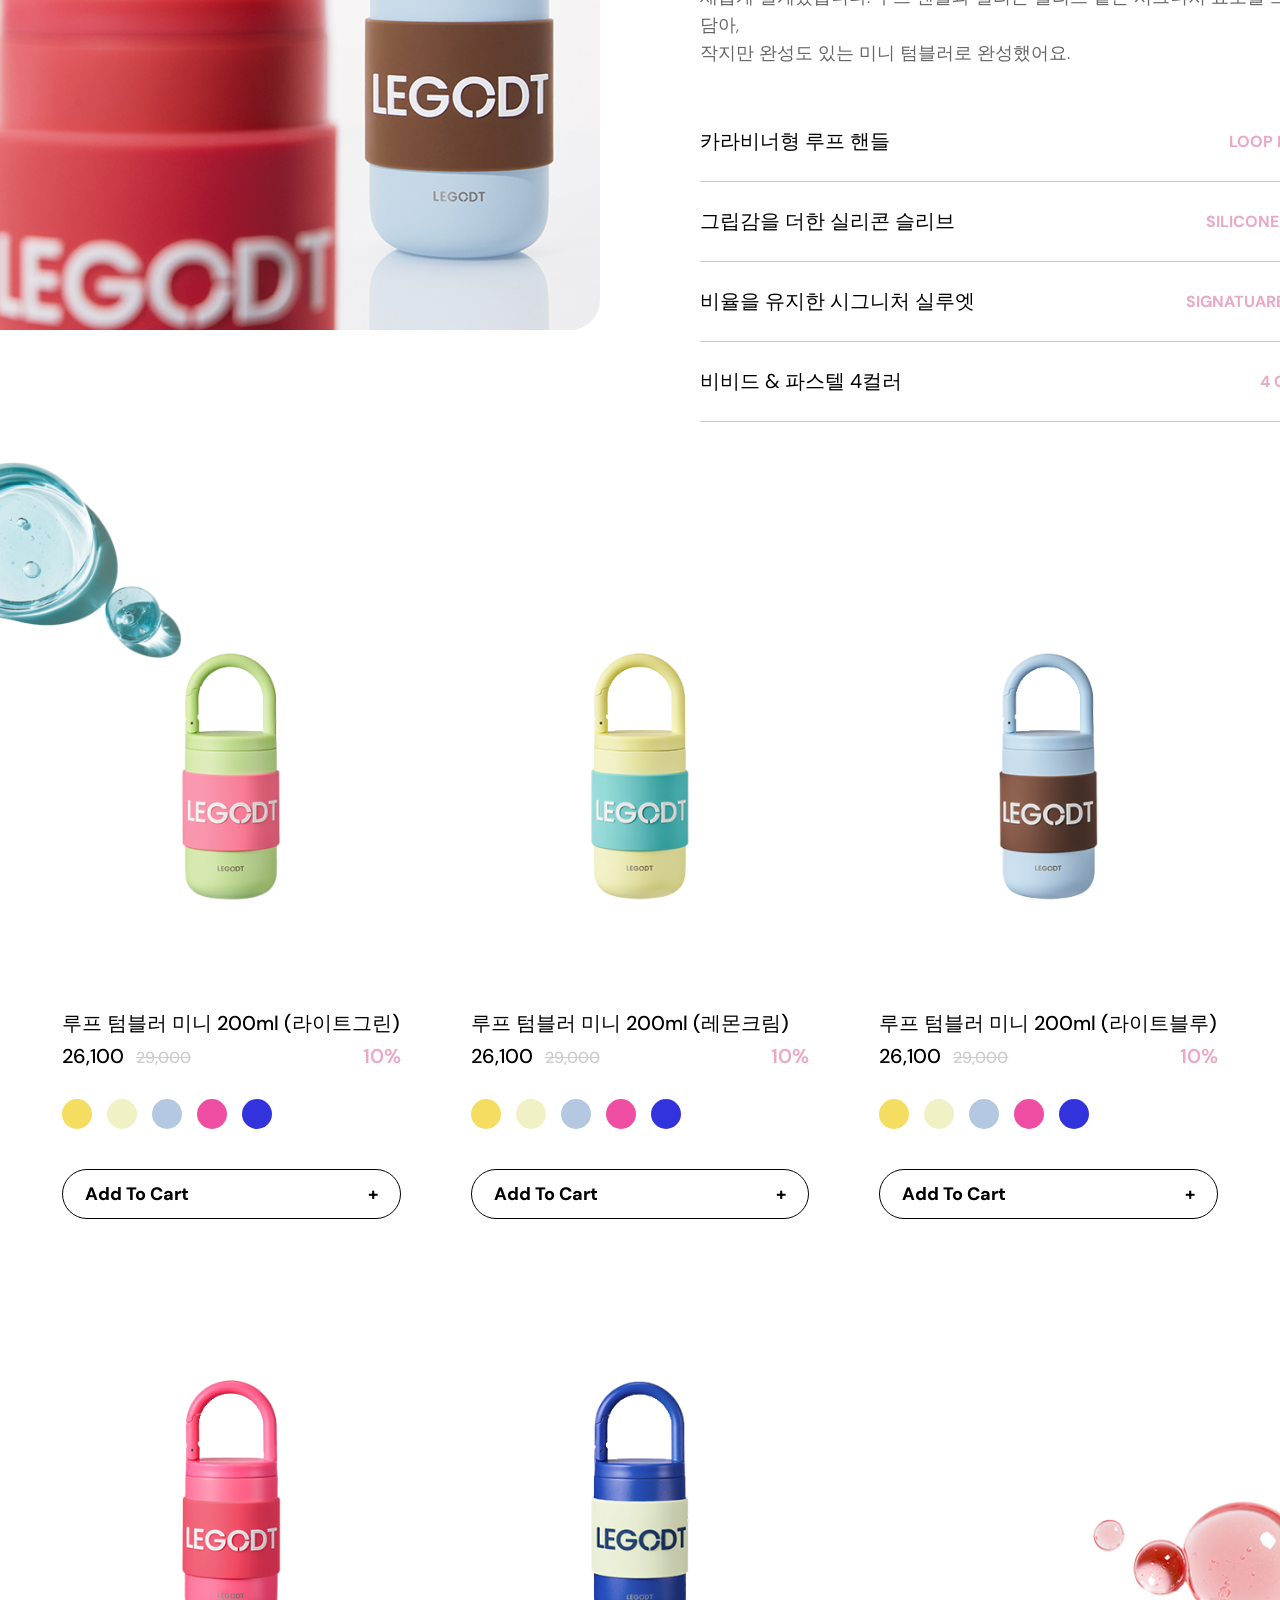
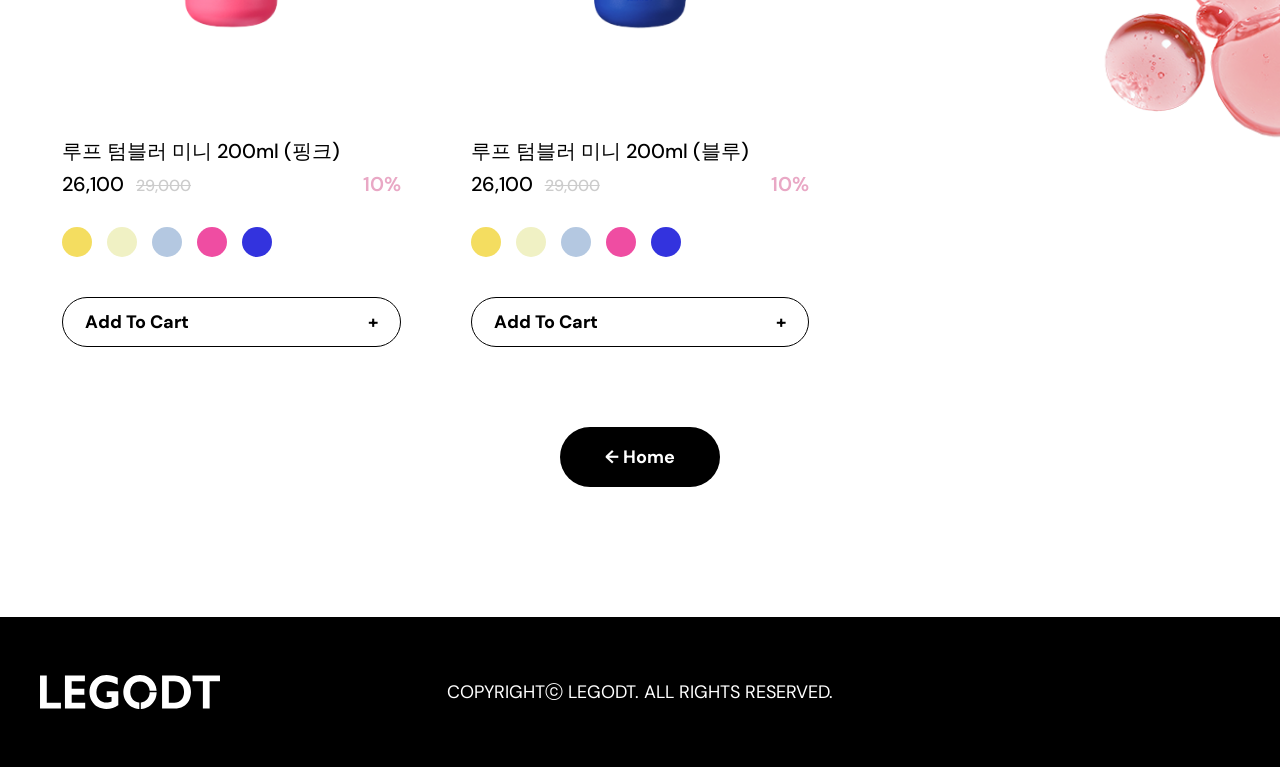
<file: products/product-02.html>
<!doctype html>
<html lang="ko">

<head>
    <meta charset="utf-8">
    <meta name="viewport" content="width=device-width,initial-scale=1">
    <title>Good Things To Gift | LEGODT</title>
    <link rel="stylesheet" href="../assets/css/style.css">
    <link rel="stylesheet" href="../assets/css/subpage.css">
    <link rel="stylesheet" href="../assets/css/subpage-02.css">
</head>

<body class="legodt-sub sub-product-02">
    <header class="site-header">
        <div class="header-inner"><a class="brand" href="../index.html" aria-label="LEGODT home"><img
                    src="../assets/images/LEGODT_logo.svg" alt="LEGODT"></a>
            <nav class="topnav" aria-label="주요 메뉴"><a href="../index.html">HOME</a><a
                    href="../index.html#product">PRODUCT</a><a href="../index.html#story">STORY</a><a
                    href="../index.html#contact">CONTACT</a></nav>
            <div class="header-tools"><a class="icon-btn" href="#" aria-label="검색"><svg viewBox="0 0 24 24">
                        <circle cx="10.8" cy="10.8" r="6.6" />
                        <path d="m16 16 5 5" />
                    </svg></a><a class="icon-btn" href="#" aria-label="장바구니"><svg viewBox="0 0 24 24">
                        <path d="M5.5 7.5h13l1 13h-15l1-13Z" />
                        <path d="M9 8V5.7a3 3 0 0 1 6 0V8" />
                    </svg></a><a class="icon-btn menu-btn" href="#"
                    aria-label="사이트맵"><span></span><span></span><span></span></a></div>
        </div>
    </header><button class="sub-scroll-top" aria-label="맨 위로"><img src="../assets/images/scroll_top-sub.svg"
            alt=""></button>
    <main>
        <section class="sub-hero">
            <div class="sub-hero-inner"><a class="home-link" href="../index.html">← Home</a>
                <div class="hero-copy-grid">
                    <div class="sub-title-wrap">
                        <h1>Tiny Loop,<br>Big Play</h1><img src="../assets/images/sub2-tit-icon.png" alt="sub2-tit-icon">
                    </div>
                    <div class="sub-intro">
                        <h2>작아진 루프, 더 커진 즐거움.</h2>
                        <p>시그니처 루프 텀블러를 그대로 담은 200ml.<br>더 가볍고 자유로워진 미니 사이즈를 만나보세요.</p>
                    </div>
                </div>
            </div>
            <div class="sub-visual"><img src="../assets/images/sub2-visual.png" alt="레고트 제품 비주얼"></div>
            <div class="marquee" aria-label="MINI TO MATCH ENJOY CARRY">
                <div class="marquee-track"><span>＊ MINI TO　＊ MATCH　＊ ENJOY　＊ CARRY　＊ MINI TO　＊ MATCH　＊ ENJOY　＊
                        CARRY　</span><span aria-hidden="true">＊ MINI TO　＊ MATCH　＊ ENJOY　＊ CARRY　＊ MINI TO　＊ MATCH　＊
                        ENJOY　＊ CARRY　</span></div>
            </div>
        </section>
        <section class="sub-about">
            <div class="about-inner">
                <div class="about-image"><img src="../assets/images/sub2-content.png" alt="레고트 제품 소개"></div>
                <div class="about-copy">
                    <h2>Same Loop,<br>New Size</h2>
                    <h3>루프는 그대로, 사이즈만 미니</h3>
                    <p>아이코닉한 루프 텀블러의 실루엣과 디자인 비율을 유지한 채 200ml로<br>새롭게 설계했습니다. 루프 핸들과 실리콘 슬리브 같은 시그니처 요소를 그대로 담아,<br>작지만
                        완성도 있는 미니 텀블러로 완성했어요.</p>
                    <div class="features">
                        <div class="feature-row"><span>카라비너형 루프 핸들</span><b>LOOP HANDLE</b></div>
                        <div class="feature-row"><span>그립감을 더한 실리콘 슬리브</span><b>SILICONE SLEEVE</b></div>
                        <div class="feature-row"><span>비율을 유지한 시그니처 실루엣</span><b>SIGNATUARE SHAPE</b></div>
                        <div class="feature-row"><span>비비드 & 파스텔 4컬러</span><b>4 COLORS</b></div>
                    </div>
                </div>
            </div>
        </section>
        <section class="sub-shop"><img class="bubble bubble-1" src="../assets/images/sub2-bg-1.png" alt=""><img
                class="bubble bubble-2" src="../assets/images/sub2-bg-2.png" alt="">
            <div class="shop-grid">
                <article class="shop-card">
                    <div class="shop-image"><img class="shop-image-default" src="../assets/images/sub2-list-card-01.png"
                            alt="레고트 제품 1"><img class="shop-image-hover"
                            src="../assets/images/sub2-list-card-01-hover.png" alt="레고트 제품 1" aria-hidden="true"></div>
                    <div class="shop-copy">
                        <div class="shop-title">루프 텀블러 미니 200ml (라이트그린)</div>
                        <div class="price-row"><strong>26,100</strong><del>29,000</del><b>10%</b></div>
                        <div class="swatches"><button style="--sw:#f4dd60" aria-label="색상 선택"></button><button
                                style="--sw:#f0f1c4" aria-label="색상 선택"></button><button style="--sw:#b4c8e1"
                                aria-label="색상 선택"></button><button style="--sw:#ef4da2"
                                aria-label="색상 선택"></button><button style="--sw:#3333de" aria-label="색상 선택"></button>
                        </div><button class="cart-btn"><span>Add To Cart</span><b>+</b></button>
                    </div>
                </article>
                <article class="shop-card">
                    <div class="shop-image"><img class="shop-image-default" src="../assets/images/sub2-list-card-02.png"
                            alt="레고트 제품 2"><img class="shop-image-hover"
                            src="../assets/images/sub2-list-card-02-hover.png" alt="레고트 제품 2" aria-hidden="true"></div>
                    <div class="shop-copy">
                        <div class="shop-title">루프 텀블러 미니 200ml (레몬크림)</div>
                        <div class="price-row"><strong>26,100</strong><del>29,000</del><b>10%</b></div>
                        <div class="swatches"><button style="--sw:#f4dd60" aria-label="색상 선택"></button><button
                                style="--sw:#f0f1c4" aria-label="색상 선택"></button><button style="--sw:#b4c8e1"
                                aria-label="색상 선택"></button><button style="--sw:#ef4da2"
                                aria-label="색상 선택"></button><button style="--sw:#3333de" aria-label="색상 선택"></button>
                        </div><button class="cart-btn"><span>Add To Cart</span><b>+</b></button>
                    </div>
                </article>
                <article class="shop-card">
                    <div class="shop-image"><img class="shop-image-default" src="../assets/images/sub2-list-card-03.png"
                            alt="레고트 제품 3"><img class="shop-image-hover"
                            src="../assets/images/sub2-list-card-03-hover.png" alt="레고트 제품 3" aria-hidden="true"></div>
                    <div class="shop-copy">
                        <div class="shop-title">루프 텀블러 미니 200ml (라이트블루)</div>
                        <div class="price-row"><strong>26,100</strong><del>29,000</del><b>10%</b></div>
                        <div class="swatches"><button style="--sw:#f4dd60" aria-label="색상 선택"></button><button
                                style="--sw:#f0f1c4" aria-label="색상 선택"></button><button style="--sw:#b4c8e1"
                                aria-label="색상 선택"></button><button style="--sw:#ef4da2"
                                aria-label="색상 선택"></button><button style="--sw:#3333de" aria-label="색상 선택"></button>
                        </div><button class="cart-btn"><span>Add To Cart</span><b>+</b></button>
                    </div>
                </article>
                <article class="shop-card">
                    <div class="shop-image"><img class="shop-image-default" src="../assets/images/sub2-list-card-04.png"
                            alt="레고트 제품 4"><img class="shop-image-hover"
                            src="../assets/images/sub2-list-card-04-hover.png" alt="레고트 제품 4" aria-hidden="true"></div>
                    <div class="shop-copy">
                        <div class="shop-title">루프 텀블러 미니 200ml (핑크)</div>
                        <div class="price-row"><strong>26,100</strong><del>29,000</del><b>10%</b></div>
                        <div class="swatches"><button style="--sw:#f4dd60" aria-label="색상 선택"></button><button
                                style="--sw:#f0f1c4" aria-label="색상 선택"></button><button style="--sw:#b4c8e1"
                                aria-label="색상 선택"></button><button style="--sw:#ef4da2"
                                aria-label="색상 선택"></button><button style="--sw:#3333de" aria-label="색상 선택"></button>
                        </div><button class="cart-btn"><span>Add To Cart</span><b>+</b></button>
                    </div>
                </article>
                <article class="shop-card">
                    <div class="shop-image"><img class="shop-image-default" src="../assets/images/sub2-list-card-05.png"
                            alt="레고트 제품 5"><img class="shop-image-hover"
                            src="../assets/images/sub2-list-card-05-hover.png" alt="레고트 제품 5" aria-hidden="true"></div>
                    <div class="shop-copy">
                        <div class="shop-title">루프 텀블러 미니 200ml (블루)</div>
                        <div class="price-row"><strong>26,100</strong><del>29,000</del><b>10%</b></div>
                        <div class="swatches"><button style="--sw:#f4dd60" aria-label="색상 선택"></button><button
                                style="--sw:#f0f1c4" aria-label="색상 선택"></button><button style="--sw:#b4c8e1"
                                aria-label="색상 선택"></button><button style="--sw:#ef4da2"
                                aria-label="색상 선택"></button><button style="--sw:#3333de" aria-label="색상 선택"></button>
                        </div><button class="cart-btn"><span>Add To Cart</span><b>+</b></button>
                    </div>
                </article>
            </div><a class="home-pill" href="../index.html">← Home</a>
        </section>
    </main>
    <footer class="sub-footer"><a href="../index.html"><img src="../assets/images/LEGODT_logo.svg" alt="LEGODT"></a>
        <p>COPYRIGHTⓒ LEGODT. ALL RIGHTS RESERVED.</p>
    </footer>
    <script src="../assets/js/subpage.js"></script>
</body>

</html>
</file>
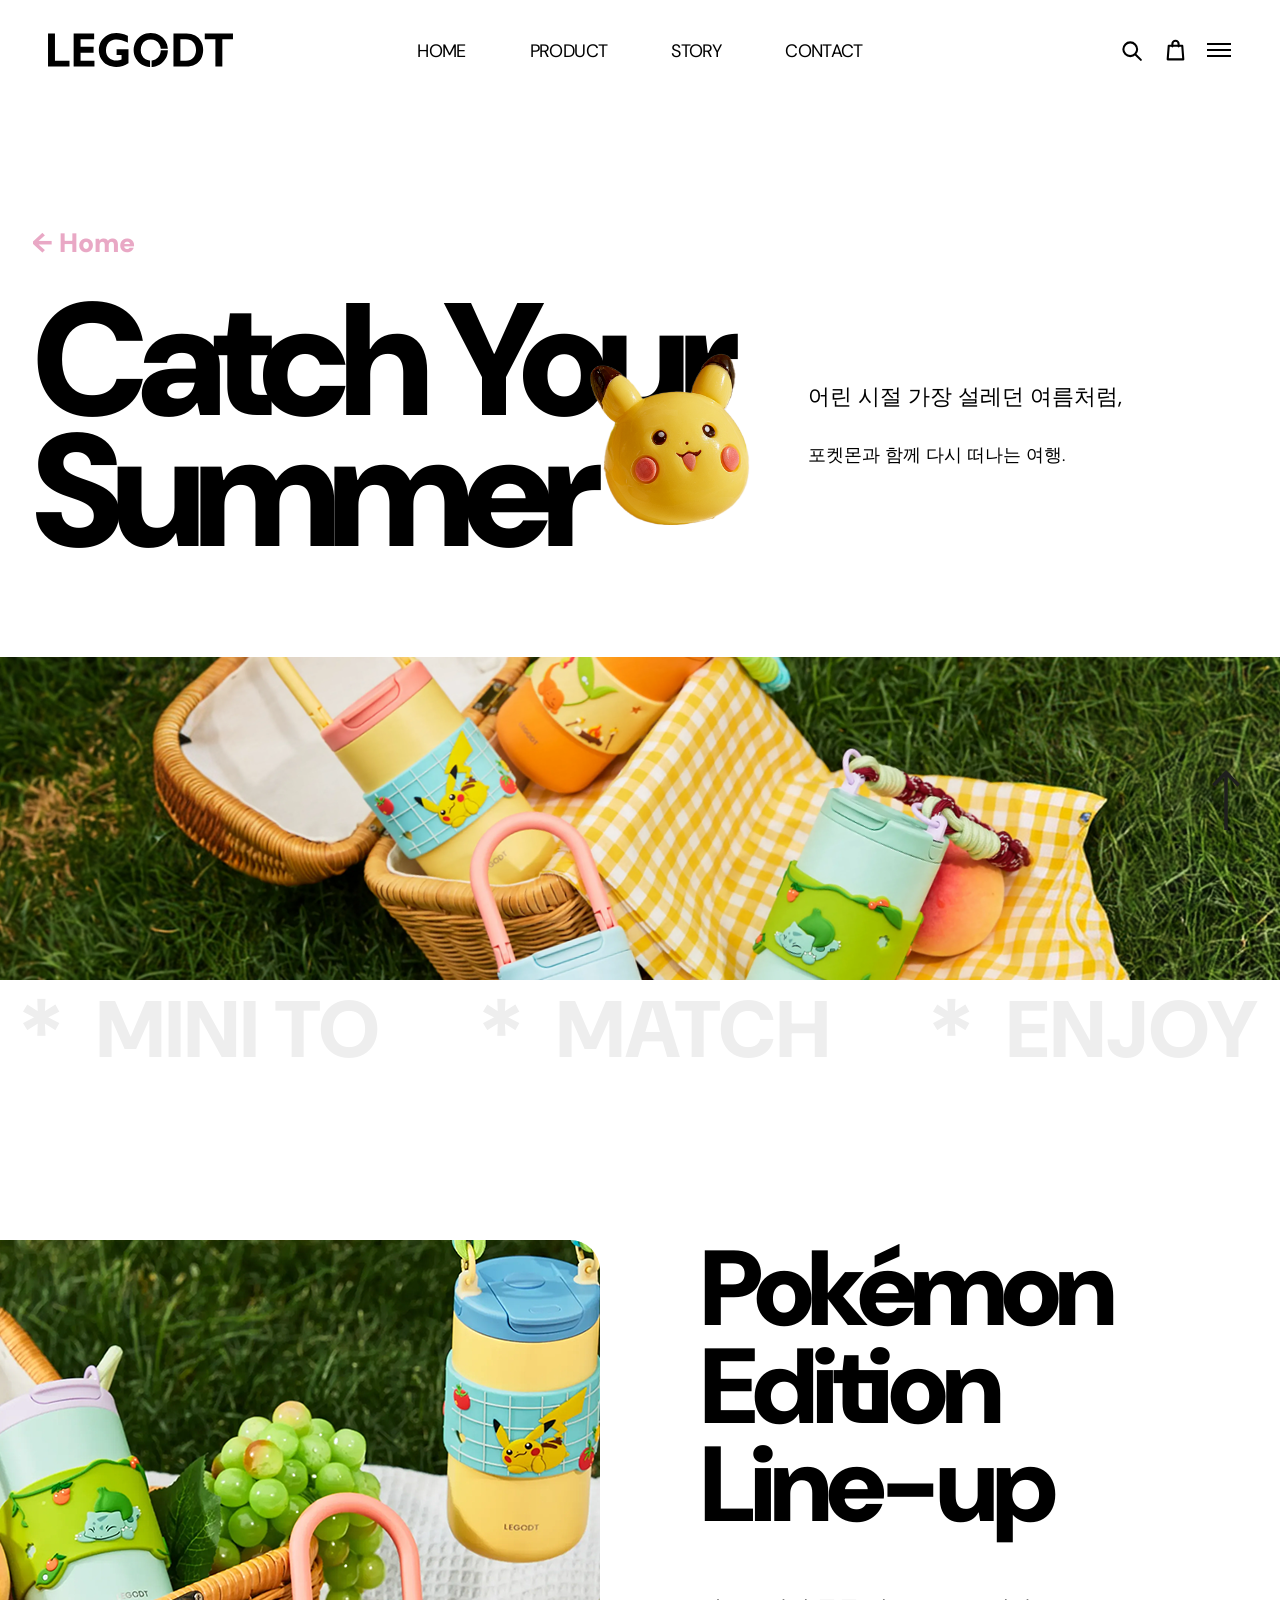
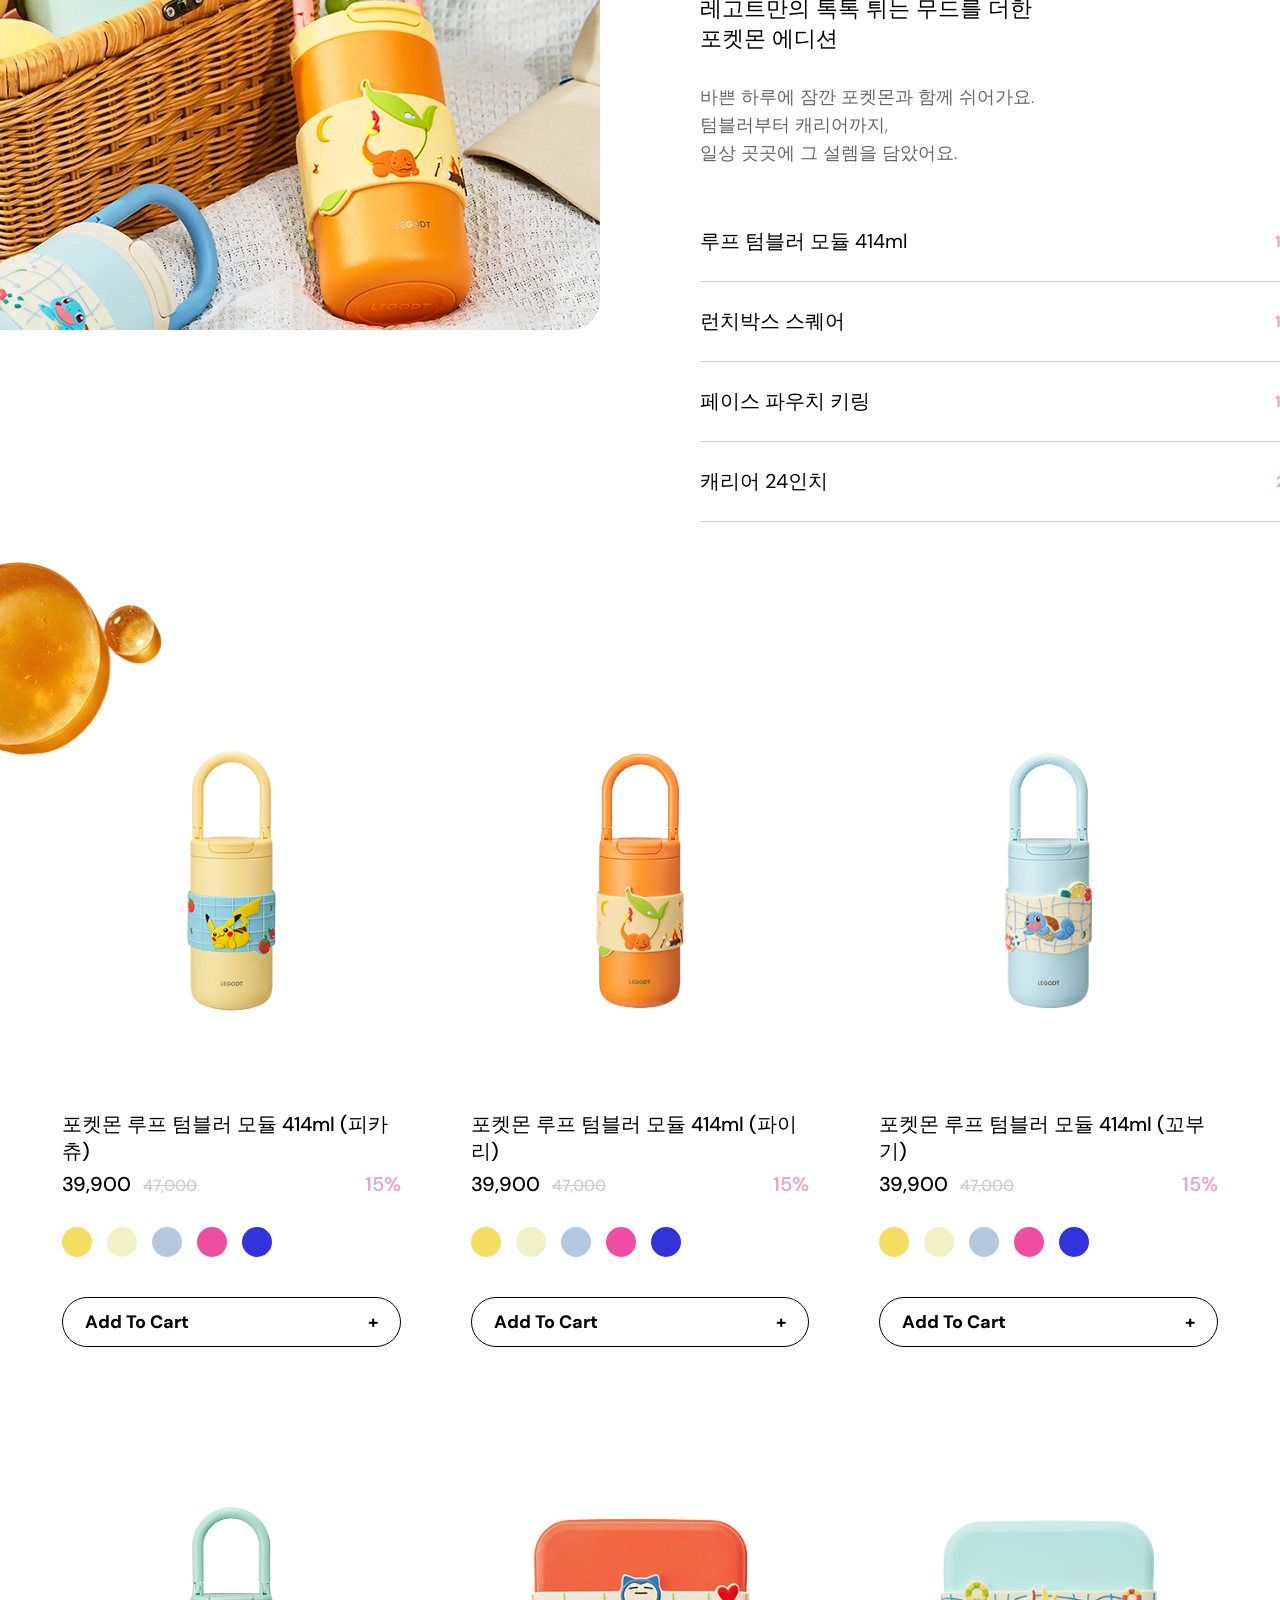
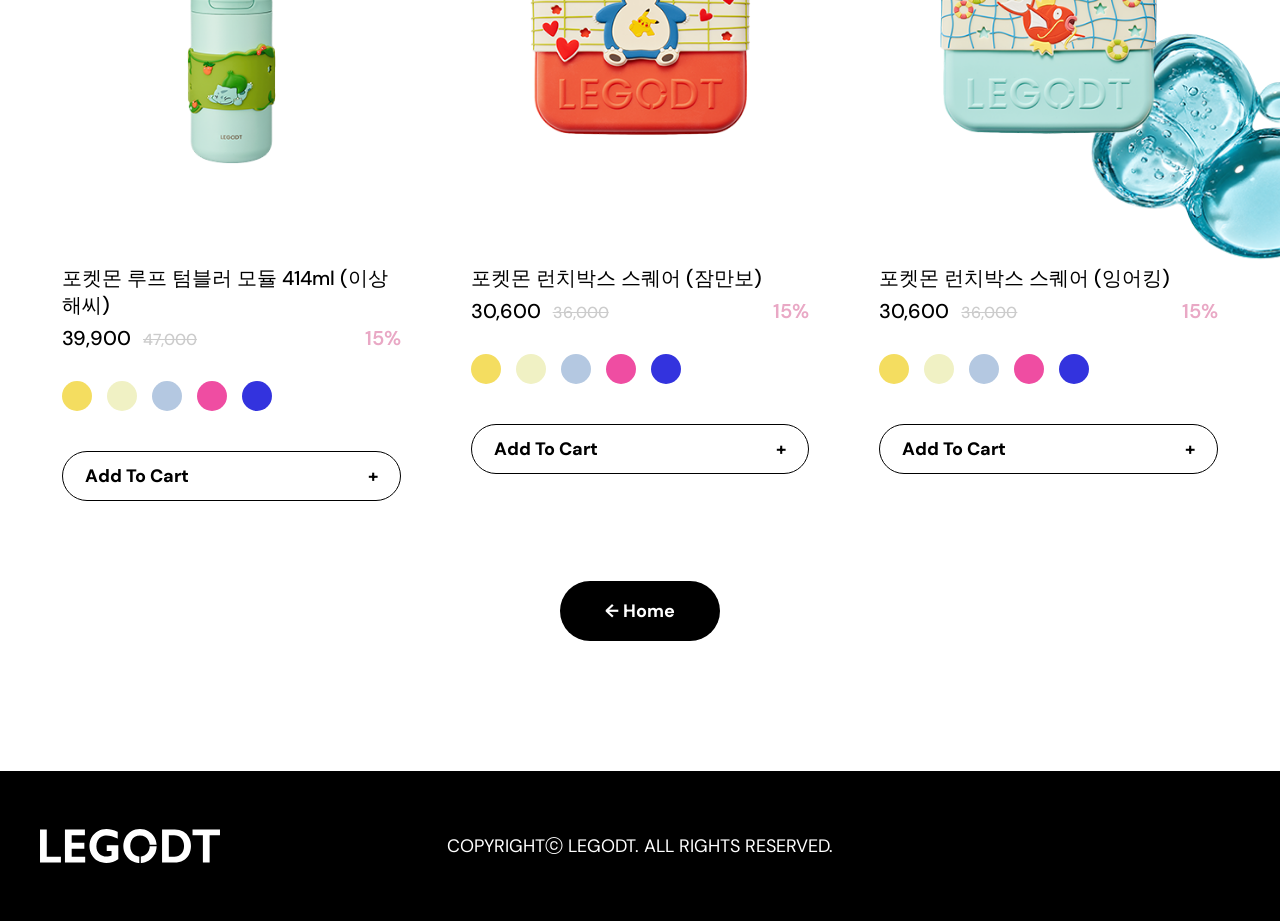
<file: products/product-03.html>
<!doctype html>
<html lang="ko">

<head>
    <meta charset="utf-8">
    <meta name="viewport" content="width=device-width,initial-scale=1">
    <title>Good Things To Gift | LEGODT</title>
    <link rel="stylesheet" href="../assets/css/style.css">
    <link rel="stylesheet" href="../assets/css/subpage.css">
    <link rel="stylesheet" href="../assets/css/subpage-03.css">
</head>

<body class="legodt-sub sub-product-03">
    <header class="site-header">
        <div class="header-inner"><a class="brand" href="../index.html" aria-label="LEGODT home"><img
                    src="../assets/images/LEGODT_logo.svg" alt="LEGODT"></a>
            <nav class="topnav" aria-label="주요 메뉴"><a href="../index.html">HOME</a><a
                    href="../index.html#product">PRODUCT</a><a href="../index.html#story">STORY</a><a
                    href="../index.html#contact">CONTACT</a></nav>
            <div class="header-tools"><a class="icon-btn" href="#" aria-label="검색"><svg viewBox="0 0 24 24">
                        <circle cx="10.8" cy="10.8" r="6.6" />
                        <path d="m16 16 5 5" />
                    </svg></a><a class="icon-btn" href="#" aria-label="장바구니"><svg viewBox="0 0 24 24">
                        <path d="M5.5 7.5h13l1 13h-15l1-13Z" />
                        <path d="M9 8V5.7a3 3 0 0 1 6 0V8" />
                    </svg></a><a class="icon-btn menu-btn" href="#"
                    aria-label="사이트맵"><span></span><span></span><span></span></a></div>
        </div>
    </header><button class="sub-scroll-top" aria-label="맨 위로"><img src="../assets/images/scroll_top-sub.svg"
            alt=""></button>
    <main>
        <section class="sub-hero">
            <div class="sub-hero-inner"><a class="home-link" href="../index.html">← Home</a>
                <div class="hero-copy-grid">
                    <div class="sub-title-wrap">
                        <h1>Catch Your<br>Summer</h1><img src="../assets/images/sub3-tit-icon.png" alt="sub3-tit-icon">
                    </div>
                    <div class="sub-intro">
                        <h2>어린 시절 가장 설레던 여름처럼,</h2>
                        <p>포켓몬과 함께 다시 떠나는 여행.</p>
                    </div>
                </div>
            </div>
            <div class="sub-visual"><img src="../assets/images/sub3-visual.png" alt="레고트 제품 비주얼"></div>
            <div class="marquee" aria-label="MINI TO MATCH ENJOY CARRY">
                <div class="marquee-track"><span>＊ MINI TO　＊ MATCH　＊ ENJOY　＊ CARRY　＊ MINI TO　＊ MATCH　＊ ENJOY　＊
                        CARRY　</span><span aria-hidden="true">＊ MINI TO　＊ MATCH　＊ ENJOY　＊ CARRY　＊ MINI TO　＊ MATCH　＊
                        ENJOY　＊ CARRY　</span></div>
            </div>
        </section>
        <section class="sub-about">
            <div class="about-inner">
                <div class="about-image"><img src="../assets/images/sub3-content.png" alt="레고트 제품 소개"></div>
                <div class="about-copy">
                    <h2>Pokémon Edition<br>Line-up</h2>
                    <h3>레고트만의 톡톡 튀는 무드를 더한<br>포켓몬 에디션</h3>
                    <p>바쁜 하루에 잠깐 포켓몬과 함께 쉬어가요.<br>텀블러부터 캐리어까지,<br>
                        일상 곳곳에 그 설렘을 담았어요.</p>
                    <div class="features">
                        <div class="feature-row"><span>루프 텀블러 모듈 414ml</span><b>15% OFF</b></div>
                        <div class="feature-row"><span>런치박스 스퀘어</span><b>15% OFF</b></div>
                        <div class="feature-row"><span>페이스 파우치 키링</span><b>15% OFF</b></div>
                        <div class="feature-row"><span>캐리어 24인치</span><b>21% OFF</b></div>
                    </div>
                </div>
            </div>
        </section>
        <section class="sub-shop"><img class="bubble bubble-1" src="../assets/images/sub3-bg-1.png" alt=""><img
                class="bubble bubble-2" src="../assets/images/sub3-bg-2.png" alt="">
            <div class="shop-grid">
                <article class="shop-card">
                    <div class="shop-image"><img class="shop-image-default" src="../assets/images/sub3-list-card-01.png"
                            alt="레고트 제품 1"><img class="shop-image-hover"
                            src="../assets/images/sub3-list-card-01-hover.png" alt="레고트 제품 1" aria-hidden="true"></div>
                    <div class="shop-copy">
                        <div class="shop-title">포켓몬 루프 텀블러 모듈 414ml (피카츄)</div>
                        <div class="price-row"><strong>39,900</strong><del>47,000</del><b>15%</b></div>
                        <div class="swatches"><button style="--sw:#f4dd60" aria-label="색상 선택"></button><button
                                style="--sw:#f0f1c4" aria-label="색상 선택"></button><button style="--sw:#b4c8e1"
                                aria-label="색상 선택"></button><button style="--sw:#ef4da2"
                                aria-label="색상 선택"></button><button style="--sw:#3333de" aria-label="색상 선택"></button>
                        </div><button class="cart-btn"><span>Add To Cart</span><b>+</b></button>
                    </div>
                </article>
                <article class="shop-card">
                    <div class="shop-image"><img class="shop-image-default" src="../assets/images/sub3-list-card-02.png"
                            alt="레고트 제품 2"><img class="shop-image-hover"
                            src="../assets/images/sub3-list-card-02-hover.png" alt="레고트 제품 2" aria-hidden="true"></div>
                    <div class="shop-copy">
                        <div class="shop-title">포켓몬 루프 텀블러 모듈 414ml (파이리)</div>
                        <div class="price-row"><strong>39,900</strong><del>47,000</del><b>15%</b></div>
                        <div class="swatches"><button style="--sw:#f4dd60" aria-label="색상 선택"></button><button
                                style="--sw:#f0f1c4" aria-label="색상 선택"></button><button style="--sw:#b4c8e1"
                                aria-label="색상 선택"></button><button style="--sw:#ef4da2"
                                aria-label="색상 선택"></button><button style="--sw:#3333de" aria-label="색상 선택"></button>
                        </div><button class="cart-btn"><span>Add To Cart</span><b>+</b></button>
                    </div>
                </article>
                <article class="shop-card">
                    <div class="shop-image"><img class="shop-image-default" src="../assets/images/sub3-list-card-03.png"
                            alt="레고트 제품 3"><img class="shop-image-hover"
                            src="../assets/images/sub3-list-card-03-hover.png" alt="레고트 제품 3" aria-hidden="true"></div>
                    <div class="shop-copy">
                        <div class="shop-title">포켓몬 루프 텀블러 모듈 414ml (꼬부기)</div>
                        <div class="price-row"><strong>39,900</strong><del>47,000</del><b>15%</b></div>
                        <div class="swatches"><button style="--sw:#f4dd60" aria-label="색상 선택"></button><button
                                style="--sw:#f0f1c4" aria-label="색상 선택"></button><button style="--sw:#b4c8e1"
                                aria-label="색상 선택"></button><button style="--sw:#ef4da2"
                                aria-label="색상 선택"></button><button style="--sw:#3333de" aria-label="색상 선택"></button>
                        </div><button class="cart-btn"><span>Add To Cart</span><b>+</b></button>
                    </div>
                </article>
                <article class="shop-card">
                    <div class="shop-image"><img class="shop-image-default" src="../assets/images/sub3-list-card-04.png"
                            alt="레고트 제품 4"><img class="shop-image-hover"
                            src="../assets/images/sub3-list-card-04-hover.png" alt="레고트 제품 4" aria-hidden="true"></div>
                    <div class="shop-copy">
                        <div class="shop-title">포켓몬 루프 텀블러 모듈 414ml (이상해씨)</div>
                        <div class="price-row"><strong>39,900</strong><del>47,000</del><b>15%</b></div>
                        <div class="swatches"><button style="--sw:#f4dd60" aria-label="색상 선택"></button><button
                                style="--sw:#f0f1c4" aria-label="색상 선택"></button><button style="--sw:#b4c8e1"
                                aria-label="색상 선택"></button><button style="--sw:#ef4da2"
                                aria-label="색상 선택"></button><button style="--sw:#3333de" aria-label="색상 선택"></button>
                        </div><button class="cart-btn"><span>Add To Cart</span><b>+</b></button>
                    </div>
                </article>
                <article class="shop-card">
                    <div class="shop-image"><img class="shop-image-default" src="../assets/images/sub3-list-card-05.png"
                            alt="레고트 제품 5"><img class="shop-image-hover"
                            src="../assets/images/sub3-list-card-05-hover.png" alt="레고트 제품 5" aria-hidden="true"></div>
                    <div class="shop-copy">
                        <div class="shop-title">포켓몬 런치박스 스퀘어 (잠만보)</div>
                        <div class="price-row"><strong>30,600</strong><del>36,000</del><b>15%</b></div>
                        <div class="swatches"><button style="--sw:#f4dd60" aria-label="색상 선택"></button><button
                                style="--sw:#f0f1c4" aria-label="색상 선택"></button><button style="--sw:#b4c8e1"
                                aria-label="색상 선택"></button><button style="--sw:#ef4da2"
                                aria-label="색상 선택"></button><button style="--sw:#3333de" aria-label="색상 선택"></button>
                        </div><button class="cart-btn"><span>Add To Cart</span><b>+</b></button>
                    </div>
                </article>
                <article class="shop-card">
                    <div class="shop-image"><img class="shop-image-default" src="../assets/images/sub3-list-card-06.png"
                            alt="레고트 제품 6"><img class="shop-image-hover"
                            src="../assets/images/sub3-list-card-06-hover.png" alt="레고트 제품 6" aria-hidden="true"></div>
                    <div class="shop-copy">
                        <div class="shop-title">포켓몬 런치박스 스퀘어 (잉어킹)</div>
                        <div class="price-row"><strong>30,600</strong><del>36,000</del><b>15%</b></div>
                        <div class="swatches"><button style="--sw:#f4dd60" aria-label="색상 선택"></button><button
                                style="--sw:#f0f1c4" aria-label="색상 선택"></button><button style="--sw:#b4c8e1"
                                aria-label="색상 선택"></button><button style="--sw:#ef4da2"
                                aria-label="색상 선택"></button><button style="--sw:#3333de" aria-label="색상 선택"></button>
                        </div><button class="cart-btn"><span>Add To Cart</span><b>+</b></button>
                    </div>
                </article>
            </div><a class="home-pill" href="../index.html">← Home</a>
        </section>
    </main>
    <footer class="sub-footer"><a href="../index.html"><img src="../assets/images/LEGODT_logo.svg" alt="LEGODT"></a>
        <p>COPYRIGHTⓒ LEGODT. ALL RIGHTS RESERVED.</p>
    </footer>
    <script src="../assets/js/subpage.js"></script>
</body>

</html>
</file>
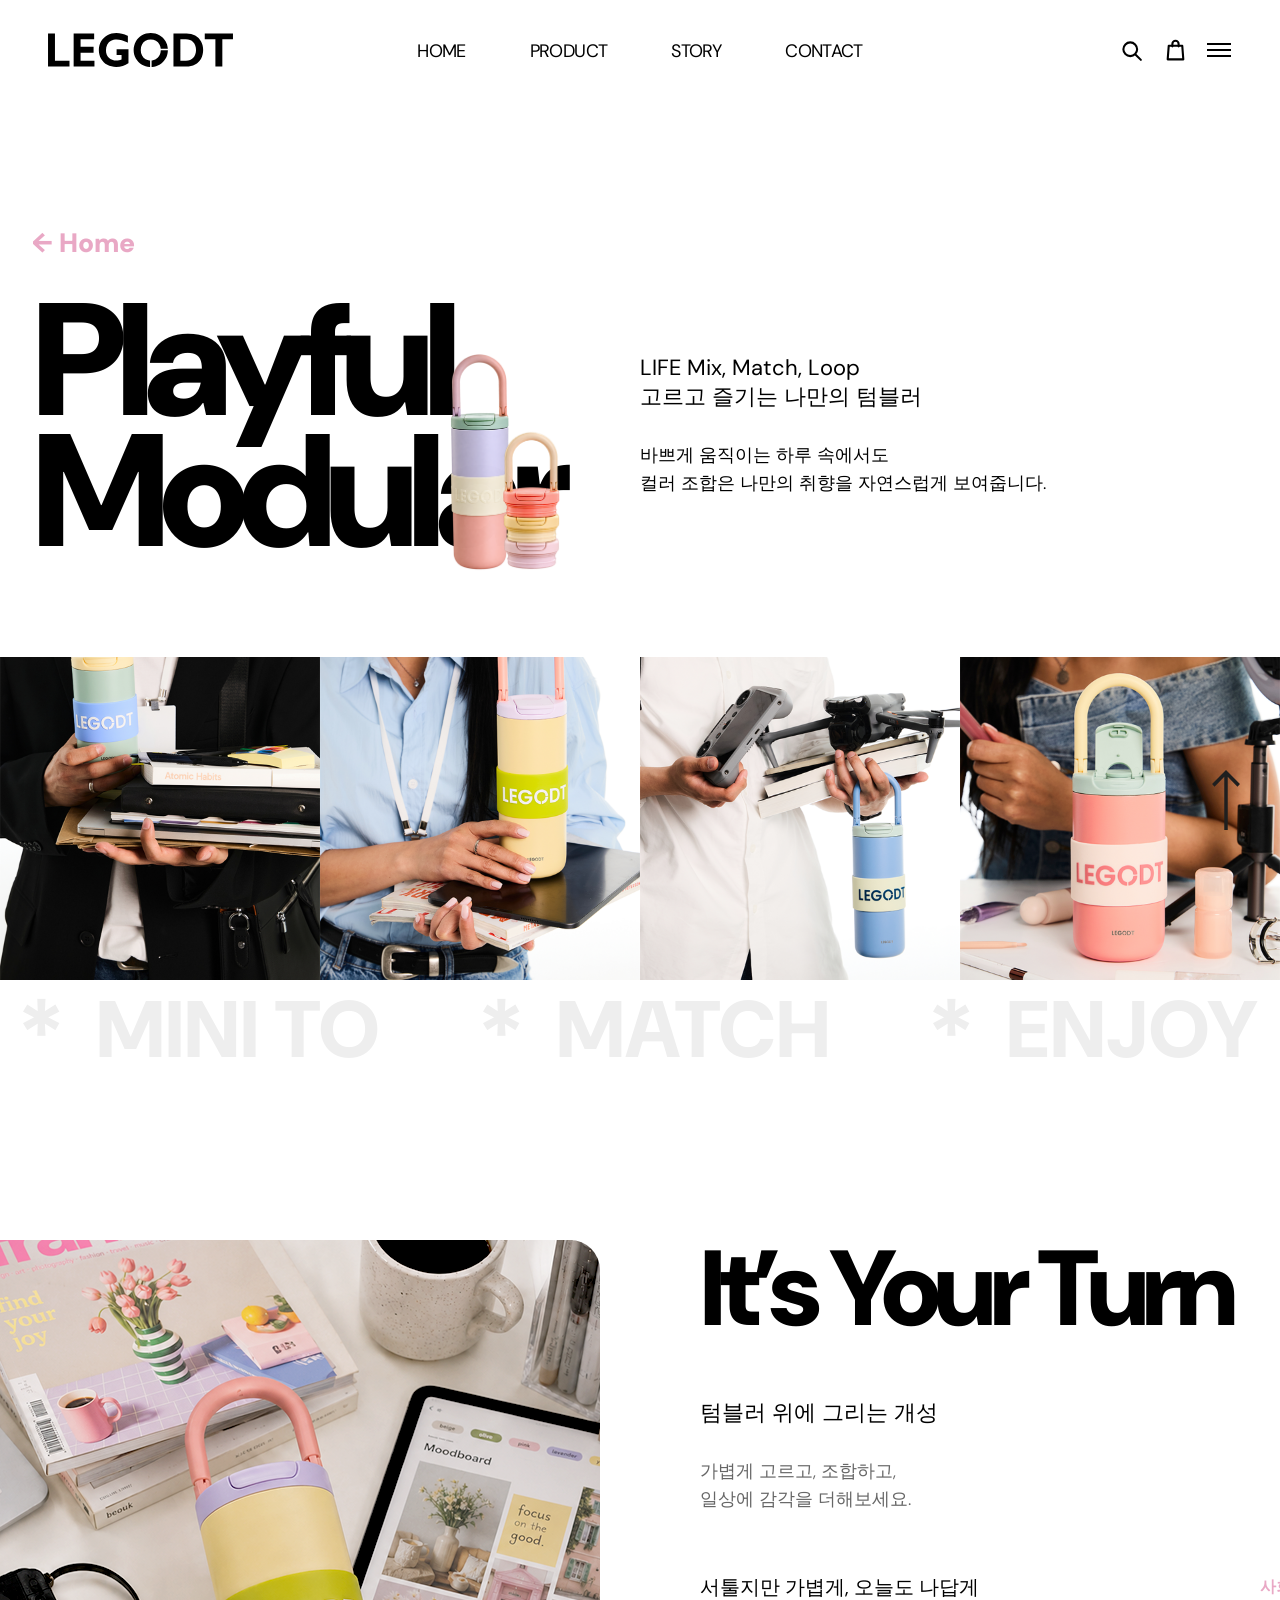
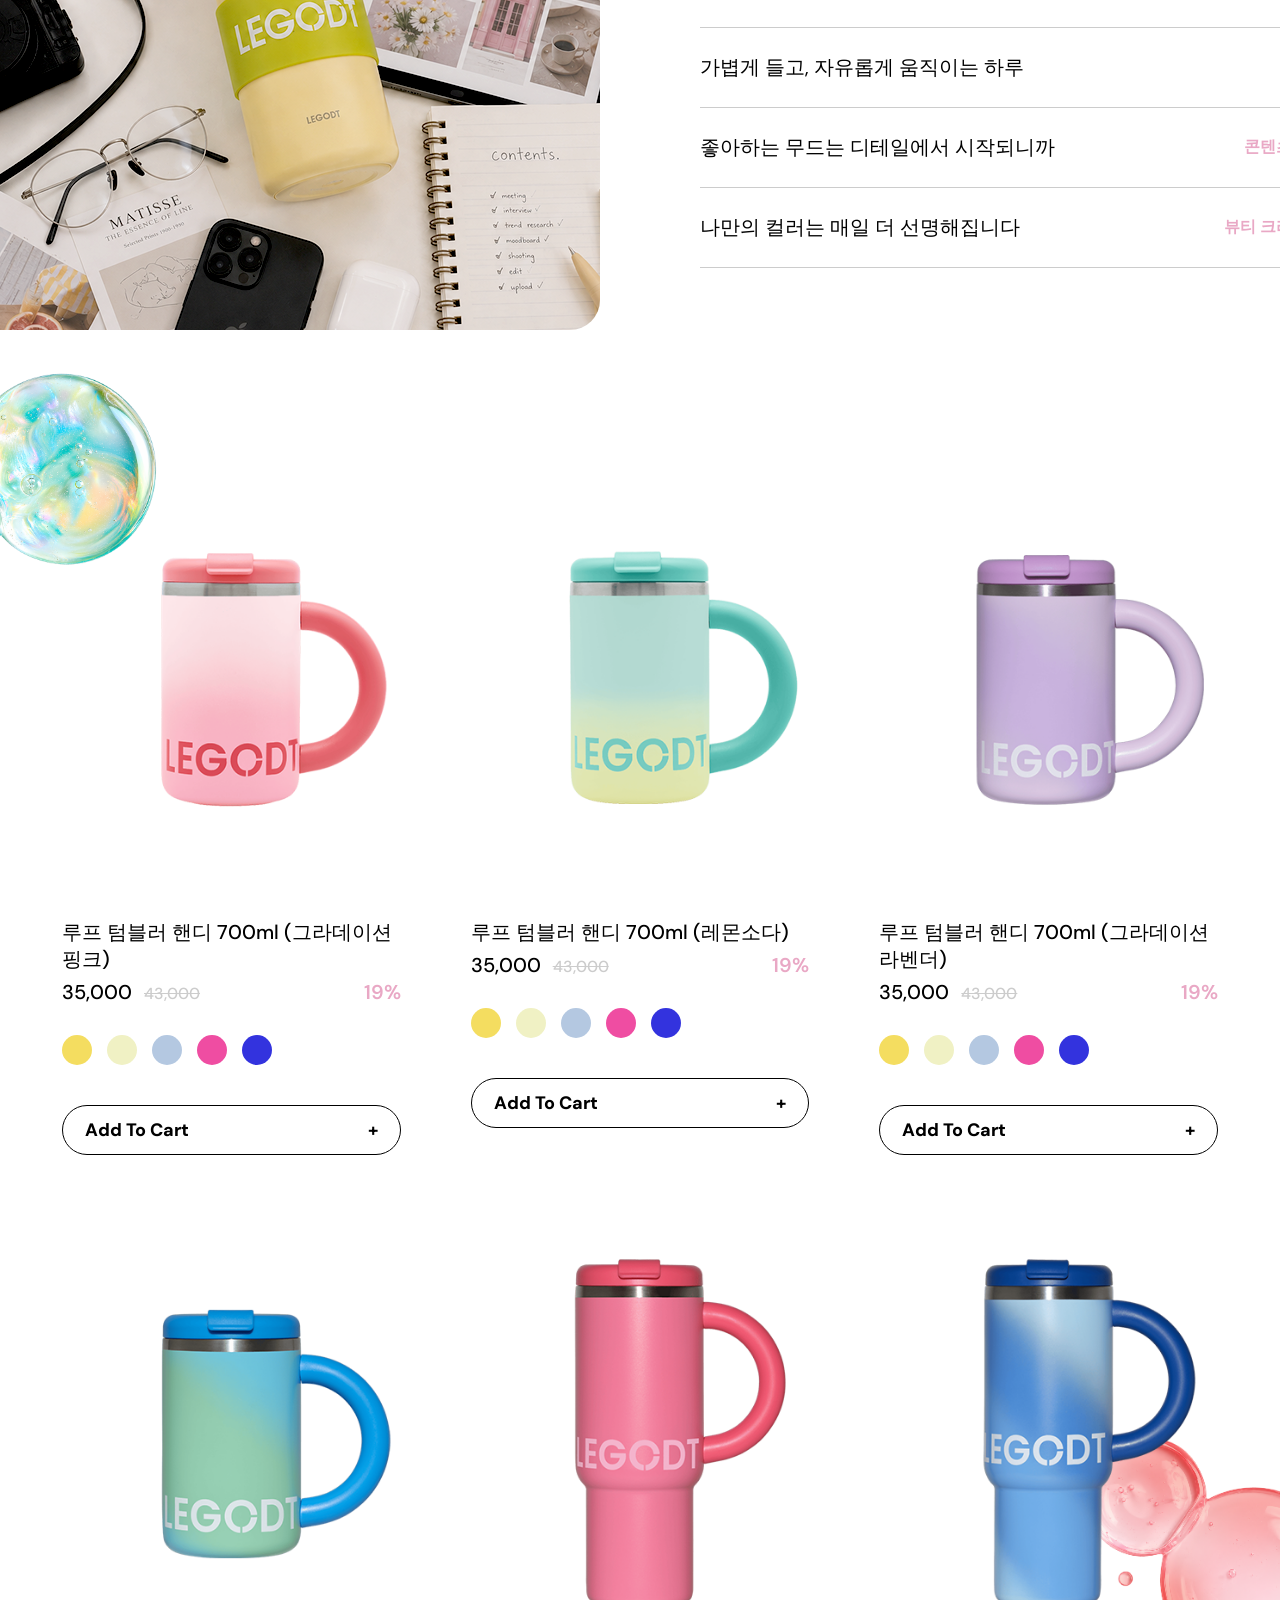
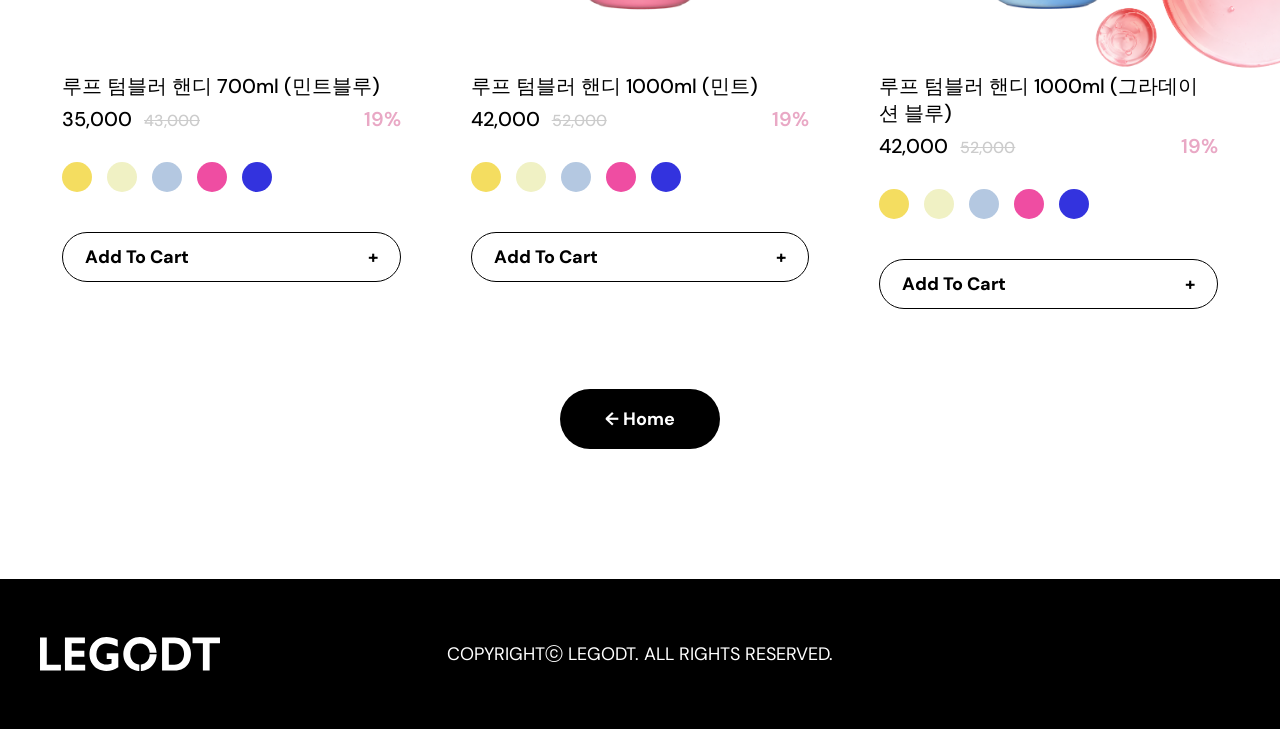
<file: products/product-04.html>
<!doctype html>
<html lang="ko">

<head>
    <meta charset="utf-8">
    <meta name="viewport" content="width=device-width,initial-scale=1">
    <title>Good Things To Gift | LEGODT</title>
    <link rel="stylesheet" href="../assets/css/style.css">
    <link rel="stylesheet" href="../assets/css/subpage.css">
    <link rel="stylesheet" href="../assets/css/subpage-04.css">
</head>

<body class="legodt-sub sub-product-04">
    <header class="site-header">
        <div class="header-inner"><a class="brand" href="../index.html" aria-label="LEGODT home"><img
                    src="../assets/images/LEGODT_logo.svg" alt="LEGODT"></a>
            <nav class="topnav" aria-label="주요 메뉴"><a href="../index.html">HOME</a><a
                    href="../index.html#product">PRODUCT</a><a href="../index.html#story">STORY</a><a
                    href="../index.html#contact">CONTACT</a></nav>
            <div class="header-tools"><a class="icon-btn" href="#" aria-label="검색"><svg viewBox="0 0 24 24">
                        <circle cx="10.8" cy="10.8" r="6.6" />
                        <path d="m16 16 5 5" />
                    </svg></a><a class="icon-btn" href="#" aria-label="장바구니"><svg viewBox="0 0 24 24">
                        <path d="M5.5 7.5h13l1 13h-15l1-13Z" />
                        <path d="M9 8V5.7a3 3 0 0 1 6 0V8" />
                    </svg></a><a class="icon-btn menu-btn" href="#"
                    aria-label="사이트맵"><span></span><span></span><span></span></a></div>
        </div>
    </header><button class="sub-scroll-top" aria-label="맨 위로"><img src="../assets/images/scroll_top-sub.svg"
            alt=""></button>
    <main>
        <section class="sub-hero">
            <div class="sub-hero-inner"><a class="home-link" href="../index.html">← Home</a>
                <div class="hero-copy-grid">
                    <div class="sub-title-wrap">
                        <h1>Playful<br>Modular</h1><img src="../assets/images/sub4-tit-icon.png" alt="sub-title-icon">
                    </div>
                    <div class="sub-intro">
                        <h2>LIFE Mix, Match, Loop<br>고르고 즐기는 나만의 텀블러</h2>
                        <p>바쁘게 움직이는 하루 속에서도<br>
                            컬러 조합은 나만의 취향을 자연스럽게 보여줍니다.</p>
                    </div>
                </div>
            </div>
            <div class="sub-visual"><img src="../assets/images/sub4-visual.png" alt="ANCORS visual"></div>
            <div class="marquee" aria-label="MINI TO MATCH ENJOY CARRY">
                <div class="marquee-track"><span>＊ MINI TO　＊ MATCH　＊ ENJOY　＊ CARRY　＊ MINI TO　＊ MATCH　＊ ENJOY　＊
                        CARRY　</span><span aria-hidden="true">＊ MINI TO　＊ MATCH　＊ ENJOY　＊ CARRY　＊ MINI TO　＊ MATCH　＊
                        ENJOY　＊ CARRY　</span></div>
            </div>
        </section>
        <section class="sub-about">
            <div class="about-inner">
                <div class="about-image"><img src="../assets/images/sub4-content.png" alt="레고트 제품 소개"></div>
                <div class="about-copy">
                    <h2>It’s Your Turn</h2>
                    <h3>텀블러 위에 그리는 개성</h3>
                    <p>가볍게 고르고, 조합하고,<br>일상에 감각을 더해보세요.</p>
                    <div class="features">
                        <div class="feature-row"><span>서툴지만 가볍게, 오늘도 나답게</span><b>사회초년생</b></div>
                        <div class="feature-row"><span>가볍게 들고, 자유롭게 움직이는 하루</span><b>대학생</b></div>
                        <div class="feature-row"><span>좋아하는 무드는 디테일에서 시작되니까</span><b>콘텐츠에디터</b></div>
                        <div class="feature-row"><span>나만의 컬러는 매일 더 선명해집니다</span><b>뷰티 크리에이터</b></div>
                    </div>
                </div>
            </div>
        </section>
        <section class="sub-shop"><img class="bubble bubble-1" src="../assets/images/sub4-bg-1.png" alt="bubble bubble-1"><img
                class="bubble bubble-2" src="../assets/images/sub4-bg-2.png" alt="">
            <div class="shop-grid">
                <article class="shop-card">
                    <div class="shop-image"><img class="shop-image-default" src="../assets/images/sub4-list-card-01.png" alt="레고트 제품 1"><img class="shop-image-hover" src="../assets/images/sub4-list-card-01-hover.png" alt="" aria-hidden="true"></div>
                    <div class="shop-copy">
                        <div class="shop-title">루프 텀블러 핸디 700ml (그라데이션 핑크)</div>
                        <div class="price-row"><strong>35,000</strong><del>43,000</del><b>19%</b></div>
                        <div class="swatches"><button style="--sw:#f4dd60" aria-label="색상 선택"></button><button
                                style="--sw:#f0f1c4" aria-label="색상 선택"></button><button style="--sw:#b4c8e1"
                                aria-label="색상 선택"></button><button style="--sw:#ef4da2"
                                aria-label="색상 선택"></button><button style="--sw:#3333de" aria-label="색상 선택"></button>
                        </div><button class="cart-btn"><span>Add To Cart</span><b>+</b></button>
                    </div>
                </article>
                <article class="shop-card">
                    <div class="shop-image"><img class="shop-image-default" src="../assets/images/sub4-list-card-02.png" alt="레고트 제품 2"><img class="shop-image-hover" src="../assets/images/sub4-list-card-02-hover.png" alt="" aria-hidden="true"></div>
                    <div class="shop-copy">
                        <div class="shop-title">루프 텀블러 핸디 700ml (레몬소다)</div>
                        <div class="price-row"><strong>35,000</strong><del>43,000</del><b>19%</b></div>
                        <div class="swatches"><button style="--sw:#f4dd60" aria-label="색상 선택"></button><button
                                style="--sw:#f0f1c4" aria-label="색상 선택"></button><button style="--sw:#b4c8e1"
                                aria-label="색상 선택"></button><button style="--sw:#ef4da2"
                                aria-label="색상 선택"></button><button style="--sw:#3333de" aria-label="색상 선택"></button>
                        </div><button class="cart-btn"><span>Add To Cart</span><b>+</b></button>
                    </div>
                </article>
                <article class="shop-card">
                    <div class="shop-image"><img class="shop-image-default" src="../assets/images/sub4-list-card-03.png" alt="레고트 제품 3"><img class="shop-image-hover" src="../assets/images/sub4-list-card-03-hover.png" alt="" aria-hidden="true"></div>
                    <div class="shop-copy">
                        <div class="shop-title">루프 텀블러 핸디 700ml (그라데이션 라벤더)</div>
                        <div class="price-row"><strong>35,000</strong><del>43,000</del><b>19%</b></div>
                        <div class="swatches"><button style="--sw:#f4dd60" aria-label="색상 선택"></button><button
                                style="--sw:#f0f1c4" aria-label="색상 선택"></button><button style="--sw:#b4c8e1"
                                aria-label="색상 선택"></button><button style="--sw:#ef4da2"
                                aria-label="색상 선택"></button><button style="--sw:#3333de" aria-label="색상 선택"></button>
                        </div><button class="cart-btn"><span>Add To Cart</span><b>+</b></button>
                    </div>
                </article>
                <article class="shop-card">
                    <div class="shop-image"><img class="shop-image-default" src="../assets/images/sub4-list-card-04.png" alt="레고트 제품 4"><img class="shop-image-hover" src="../assets/images/sub4-list-card-04-hover.png" alt="" aria-hidden="true"></div>
                    <div class="shop-copy">
                        <div class="shop-title">루프 텀블러 핸디 700ml (민트블루)</div>
                        <div class="price-row"><strong>35,000</strong><del>43,000</del><b>19%</b></div>
                        <div class="swatches"><button style="--sw:#f4dd60" aria-label="색상 선택"></button><button
                                style="--sw:#f0f1c4" aria-label="색상 선택"></button><button style="--sw:#b4c8e1"
                                aria-label="색상 선택"></button><button style="--sw:#ef4da2"
                                aria-label="색상 선택"></button><button style="--sw:#3333de" aria-label="색상 선택"></button>
                        </div><button class="cart-btn"><span>Add To Cart</span><b>+</b></button>
                    </div>
                </article>
                <article class="shop-card">
                    <div class="shop-image"><img class="shop-image-default" src="../assets/images/sub4-list-card-05.png" alt="레고트 제품 5"><img class="shop-image-hover" src="../assets/images/sub4-list-card-05-hover.png" alt="" aria-hidden="true"></div>
                    <div class="shop-copy">
                        <div class="shop-title">루프 텀블러 핸디 1000ml (민트)</div>
                        <div class="price-row"><strong>42,000</strong><del>52,000</del><b>19%</b></div>
                        <div class="swatches"><button style="--sw:#f4dd60" aria-label="색상 선택"></button><button
                                style="--sw:#f0f1c4" aria-label="색상 선택"></button><button style="--sw:#b4c8e1"
                                aria-label="색상 선택"></button><button style="--sw:#ef4da2"
                                aria-label="색상 선택"></button><button style="--sw:#3333de" aria-label="색상 선택"></button>
                        </div><button class="cart-btn"><span>Add To Cart</span><b>+</b></button>
                    </div>
                </article>
                <article class="shop-card">
                    <div class="shop-image"><img class="shop-image-default" src="../assets/images/sub4-list-card-06.png" alt="레고트 제품 6"><img class="shop-image-hover" src="../assets/images/sub4-list-card-06-hover.png" alt="" aria-hidden="true"></div>
                    <div class="shop-copy">
                        <div class="shop-title">루프 텀블러 핸디 1000ml (그라데이션 블루)</div>
                        <div class="price-row"><strong>42,000</strong><del>52,000</del><b>19%</b></div>
                        <div class="swatches"><button style="--sw:#f4dd60" aria-label="색상 선택"></button><button
                                style="--sw:#f0f1c4" aria-label="색상 선택"></button><button style="--sw:#b4c8e1"
                                aria-label="색상 선택"></button><button style="--sw:#ef4da2"
                                aria-label="색상 선택"></button><button style="--sw:#3333de" aria-label="색상 선택"></button>
                        </div><button class="cart-btn"><span>Add To Cart</span><b>+</b></button>
                    </div>
                </article>
            </div><a class="home-pill" href="../index.html">← Home</a>
        </section>
    </main>
    <footer class="sub-footer"><a href="../index.html"><img src="../assets/images/LEGODT_logo.svg" alt="LEGODT"></a>
        <p>COPYRIGHTⓒ LEGODT. ALL RIGHTS RESERVED.</p>
    </footer>
    <script src="../assets/js/subpage.js"></script>
</body>

</html>
</file>
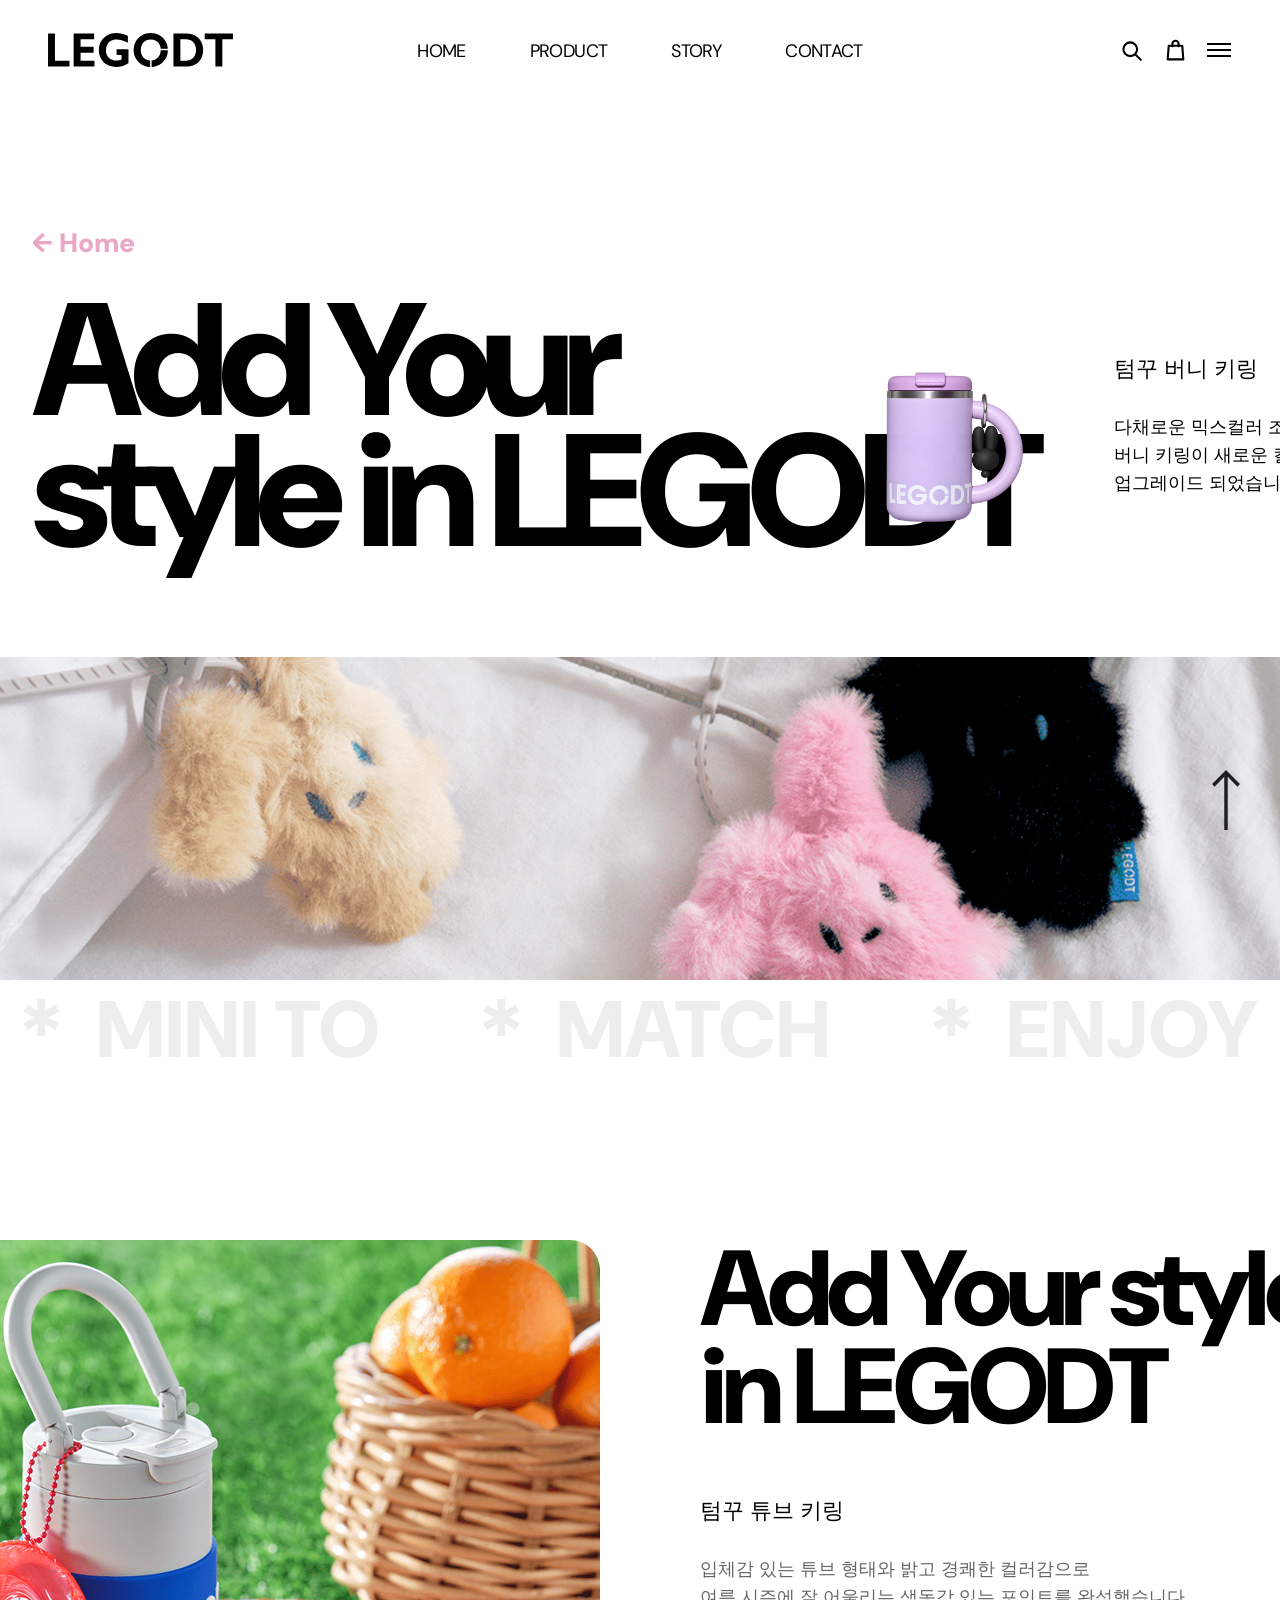
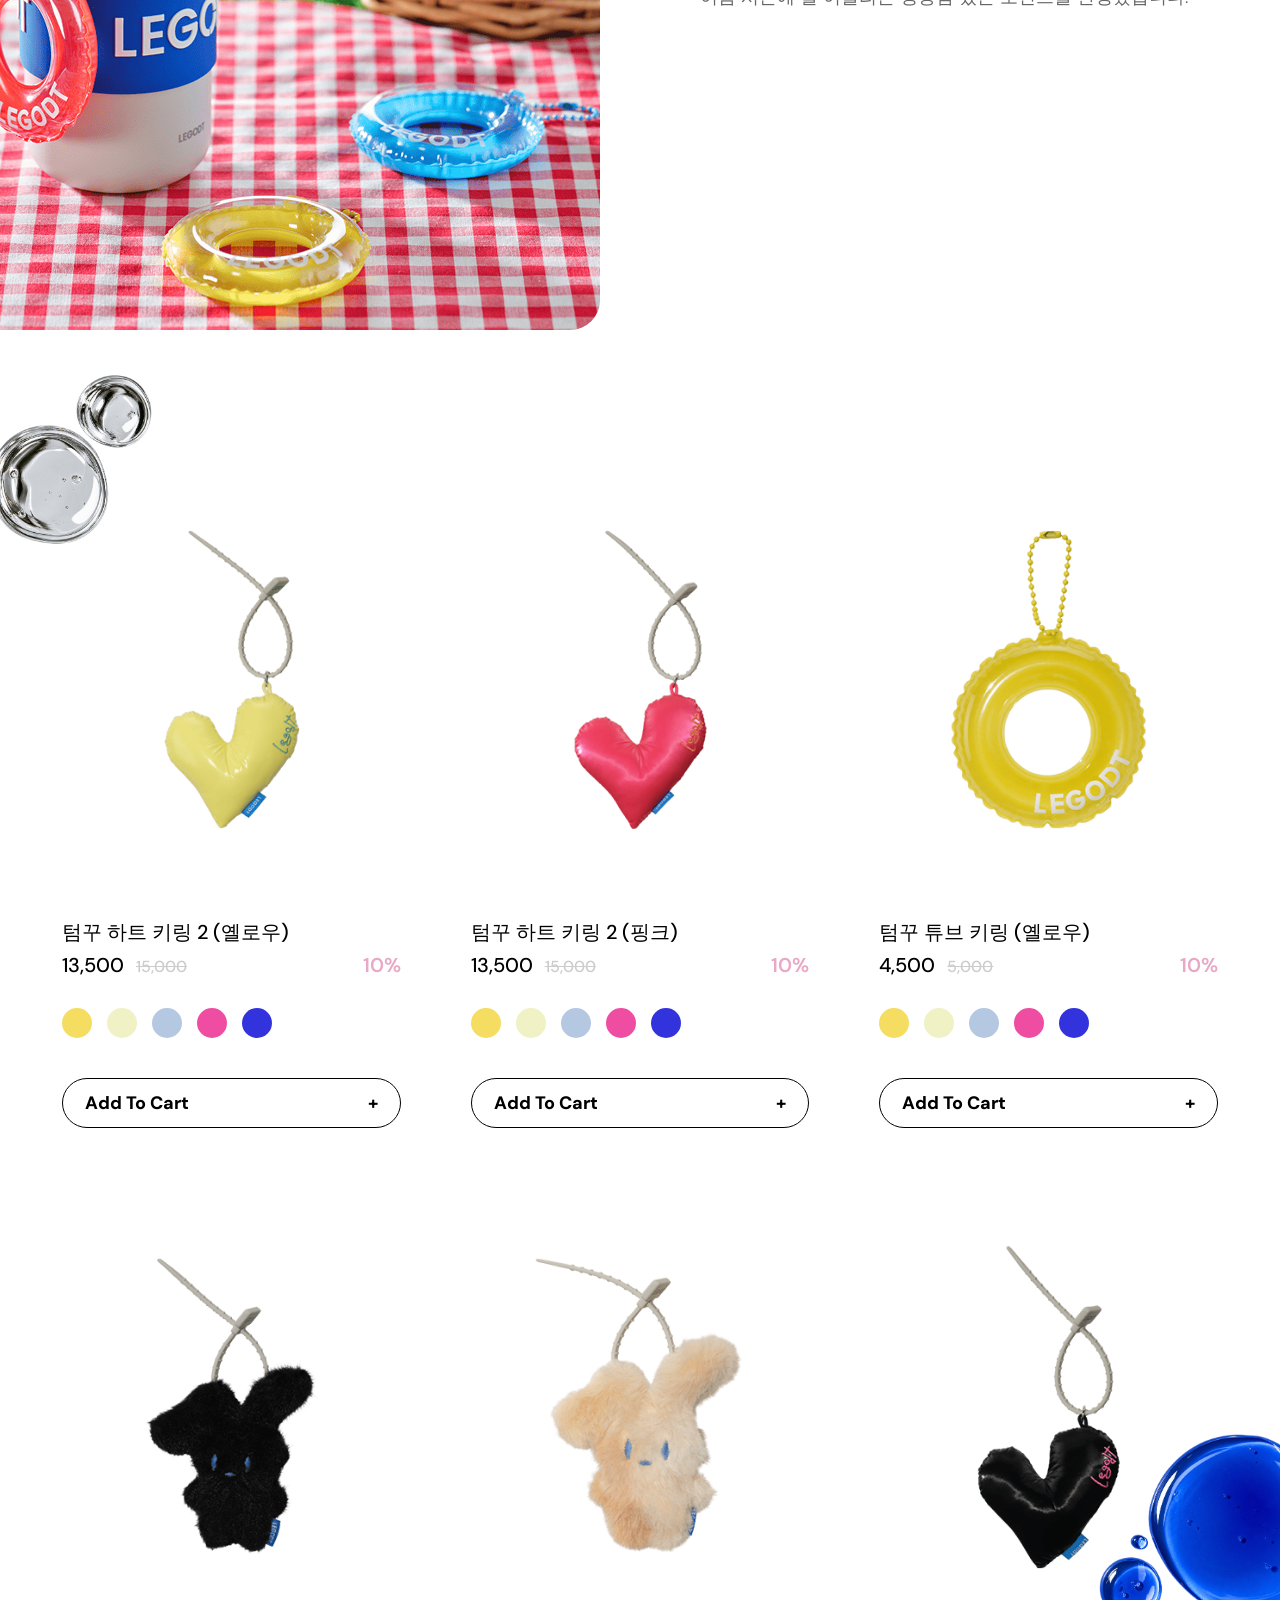
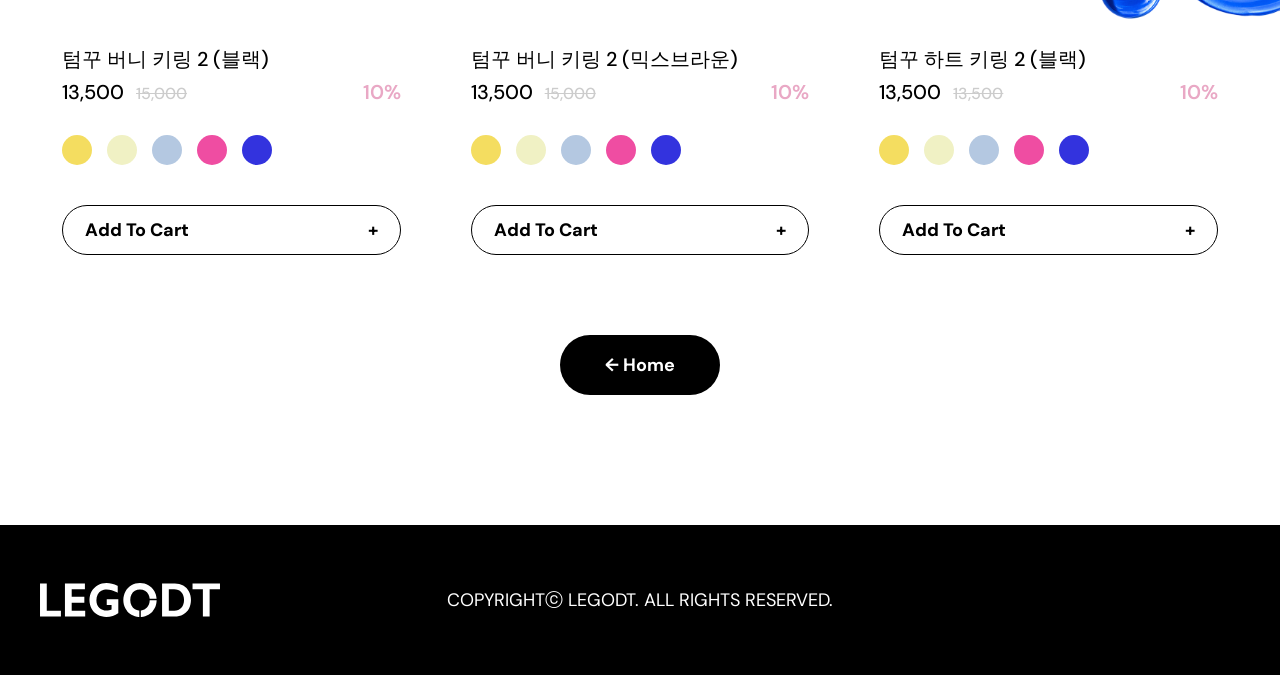
<file: products/product-05.html>
<!doctype html>
<html lang="ko">

<head>
    <meta charset="utf-8">
    <meta name="viewport" content="width=device-width,initial-scale=1">
    <title>Good Things To Gift | LEGODT</title>
    <link rel="stylesheet" href="../assets/css/style.css">
    <link rel="stylesheet" href="../assets/css/subpage.css">
    <link rel="stylesheet" href="../assets/css/subpage-05.css">
</head>

<body class="legodt-sub sub-product-05">
    <header class="site-header">
        <div class="header-inner"><a class="brand" href="../index.html" aria-label="LEGODT home"><img
                    src="../assets/images/LEGODT_logo.svg" alt="LEGODT"></a>
            <nav class="topnav" aria-label="주요 메뉴"><a href="../index.html">HOME</a><a
                    href="../index.html#product">PRODUCT</a><a href="../index.html#story">STORY</a><a
                    href="../index.html#contact">CONTACT</a></nav>
            <div class="header-tools"><a class="icon-btn" href="#" aria-label="검색"><svg viewBox="0 0 24 24">
                        <circle cx="10.8" cy="10.8" r="6.6" />
                        <path d="m16 16 5 5" />
                    </svg></a><a class="icon-btn" href="#" aria-label="장바구니"><svg viewBox="0 0 24 24">
                        <path d="M5.5 7.5h13l1 13h-15l1-13Z" />
                        <path d="M9 8V5.7a3 3 0 0 1 6 0V8" />
                    </svg></a><a class="icon-btn menu-btn" href="#"
                    aria-label="사이트맵"><span></span><span></span><span></span></a></div>
        </div>
    </header><button class="sub-scroll-top" aria-label="맨 위로"><img src="../assets/images/scroll_top-sub.svg"
            alt=""></button>
    <main>
        <section class="sub-hero">
            <div class="sub-hero-inner"><a class="home-link" href="../index.html">← Home</a>
                <div class="hero-copy-grid">
                    <div class="sub-title-wrap">
                        <h1>Add Your<br>style in LEGODT</h1><img src="../assets/images/sub5-tit-icon.png" alt="sub-title-icon">
                    </div>
                    <div class="sub-intro">
                        <h2>텀꾸 버니 키링</h2>
                        <p>다채로운 믹스컬러 조합으로 더욱 사랑스러운<br>버니 키링이 새로운 컬러와 디테일을 더해<br>업그레이드 되었습니다.</p>
                    </div>
                </div>
            </div>
            <div class="sub-visual"><img src="../assets/images/sub5-visual.png" alt="ANCORS visual"></div>
            <div class="marquee" aria-label="MINI TO MATCH ENJOY CARRY">
                <div class="marquee-track"><span>＊ MINI TO　＊ MATCH　＊ ENJOY　＊ CARRY　＊ MINI TO　＊ MATCH　＊ ENJOY　＊
                        CARRY　</span><span aria-hidden="true">＊ MINI TO　＊ MATCH　＊ ENJOY　＊ CARRY　＊ MINI TO　＊ MATCH　＊
                        ENJOY　＊ CARRY　</span></div>
            </div>
        </section>
        <section class="sub-about">
            <div class="about-inner">
                <div class="about-image"><img src="../assets/images/sub5-content.png" alt="레고트 제품 소개"></div>
                <div class="about-copy">
                    <h2>Add Your style <br>in LEGODT</h2>
                    <h3>텀꾸 튜브 키링</h3>
                    <p>입체감 있는 튜브 형태와 밝고 경쾌한 컬러감으로<br>여름 시즌에 잘 어울리는 생동감 있는 포인트를 완성했습니다.</p>
                    <!-- <div class="features">
                        <div class="feature-row"><span>카라비너형 루프 핸들</span><b>LOOP HANDLE</b></div>
                        <div class="feature-row"><span>그립감을 더한 실리콘 슬리브</span><b>SILICONE SLEEVE</b></div>
                        <div class="feature-row"><span>비율을 유지한 시그니처 실루엣</span><b>SIGNATUARE SHAPE</b></div>
                        <div class="feature-row"><span>비비드 & 파스텔 4컬러</span><b>4 COLORS</b></div>
                    </div> -->
                </div>
            </div>
        </section>
        <section class="sub-shop"><img class="bubble bubble-1" src="../assets/images/sub5-bg-1.png" alt=""><img
                class="bubble bubble-2" src="../assets/images/sub5-bg-2.png" alt="">
            <div class="shop-grid">
                <article class="shop-card">
                    <div class="shop-image"><img class="shop-image-default" src="../assets/images/sub5-list-card-01.png" alt="레고트 제품 1"><img class="shop-image-hover" src="../assets/images/sub5-list-card-01-hover.png" alt="" aria-hidden="true"></div>
                    <div class="shop-copy">
                        <div class="shop-title">텀꾸 하트 키링 2 (옐로우)</div>
                        <div class="price-row"><strong>13,500</strong><del>15,000</del><b>10%</b></div>
                        <div class="swatches"><button style="--sw:#f4dd60" aria-label="색상 선택"></button><button
                                style="--sw:#f0f1c4" aria-label="색상 선택"></button><button style="--sw:#b4c8e1"
                                aria-label="색상 선택"></button><button style="--sw:#ef4da2"
                                aria-label="색상 선택"></button><button style="--sw:#3333de" aria-label="색상 선택"></button>
                        </div><button class="cart-btn"><span>Add To Cart</span><b>+</b></button>
                    </div>
                </article>
                <article class="shop-card">
                    <div class="shop-image"><img class="shop-image-default" src="../assets/images/sub5-list-card-02.png" alt="레고트 제품 2"><img class="shop-image-hover" src="../assets/images/sub5-list-card-02-hover.png" alt="" aria-hidden="true"></div>
                    <div class="shop-copy">
                        <div class="shop-title">텀꾸 하트 키링 2 (핑크)</div>
                        <div class="price-row"><strong>13,500</strong><del>15,000</del><b>10%</b></div>
                        <div class="swatches"><button style="--sw:#f4dd60" aria-label="색상 선택"></button><button
                                style="--sw:#f0f1c4" aria-label="색상 선택"></button><button style="--sw:#b4c8e1"
                                aria-label="색상 선택"></button><button style="--sw:#ef4da2"
                                aria-label="색상 선택"></button><button style="--sw:#3333de" aria-label="색상 선택"></button>
                        </div><button class="cart-btn"><span>Add To Cart</span><b>+</b></button>
                    </div>
                </article>
                <article class="shop-card">
                    <div class="shop-image"><img class="shop-image-default" src="../assets/images/sub5-list-card-03.png" alt="레고트 제품 3"><img class="shop-image-hover" src="../assets/images/sub5-list-card-03-hover.png" alt="" aria-hidden="true"></div>
                    <div class="shop-copy">
                        <div class="shop-title">텀꾸 튜브 키링 (옐로우)</div>
                        <div class="price-row"><strong>4,500</strong><del>5,000</del><b>10%</b></div>
                        <div class="swatches"><button style="--sw:#f4dd60" aria-label="색상 선택"></button><button
                                style="--sw:#f0f1c4" aria-label="색상 선택"></button><button style="--sw:#b4c8e1"
                                aria-label="색상 선택"></button><button style="--sw:#ef4da2"
                                aria-label="색상 선택"></button><button style="--sw:#3333de" aria-label="색상 선택"></button>
                        </div><button class="cart-btn"><span>Add To Cart</span><b>+</b></button>
                    </div>
                </article>
                <article class="shop-card">
                    <div class="shop-image"><img class="shop-image-default" src="../assets/images/sub5-list-card-04.png" alt="레고트 제품 4"><img class="shop-image-hover" src="../assets/images/sub5-list-card-04-hover.png" alt="" aria-hidden="true"></div>
                    <div class="shop-copy">
                        <div class="shop-title">텀꾸 버니 키링 2 (블랙)</div>
                        <div class="price-row"><strong>13,500</strong><del>15,000</del><b>10%</b></div>
                        <div class="swatches"><button style="--sw:#f4dd60" aria-label="색상 선택"></button><button
                                style="--sw:#f0f1c4" aria-label="색상 선택"></button><button style="--sw:#b4c8e1"
                                aria-label="색상 선택"></button><button style="--sw:#ef4da2"
                                aria-label="색상 선택"></button><button style="--sw:#3333de" aria-label="색상 선택"></button>
                        </div><button class="cart-btn"><span>Add To Cart</span><b>+</b></button>
                    </div>
                </article>
                <article class="shop-card">
                    <div class="shop-image"><img class="shop-image-default" src="../assets/images/sub5-list-card-05.png" alt="레고트 제품 5"><img class="shop-image-hover" src="../assets/images/sub5-list-card-05-hover.png" alt="" aria-hidden="true"></div>
                    <div class="shop-copy">
                        <div class="shop-title">텀꾸 버니 키링 2 (믹스브라운)</div>
                        <div class="price-row"><strong>13,500</strong><del>15,000</del><b>10%</b></div>
                        <div class="swatches"><button style="--sw:#f4dd60" aria-label="색상 선택"></button><button
                                style="--sw:#f0f1c4" aria-label="색상 선택"></button><button style="--sw:#b4c8e1"
                                aria-label="색상 선택"></button><button style="--sw:#ef4da2"
                                aria-label="색상 선택"></button><button style="--sw:#3333de" aria-label="색상 선택"></button>
                        </div><button class="cart-btn"><span>Add To Cart</span><b>+</b></button>
                    </div>
                </article>
                <article class="shop-card">
                    <div class="shop-image"><img class="shop-image-default" src="../assets/images/sub5-list-card-06.png" alt="레고트 제품 6"><img class="shop-image-hover" src="../assets/images/sub5-list-card-06-hover.png" alt="" aria-hidden="true"></div>
                    <div class="shop-copy">
                        <div class="shop-title">텀꾸 하트 키링 2 (블랙)</div>
                        <div class="price-row"><strong>13,500</strong><del>13,500</del><b>10%</b></div>
                        <div class="swatches"><button style="--sw:#f4dd60" aria-label="색상 선택"></button><button
                                style="--sw:#f0f1c4" aria-label="색상 선택"></button><button style="--sw:#b4c8e1"
                                aria-label="색상 선택"></button><button style="--sw:#ef4da2"
                                aria-label="색상 선택"></button><button style="--sw:#3333de" aria-label="색상 선택"></button>
                        </div><button class="cart-btn"><span>Add To Cart</span><b>+</b></button>
                    </div>
                </article>
            </div><a class="home-pill" href="../index.html">← Home</a>
        </section>
    </main>
    <footer class="sub-footer"><a href="../index.html"><img src="../assets/images/LEGODT_logo.svg" alt="LEGODT"></a>
        <p>COPYRIGHTⓒ LEGODT. ALL RIGHTS RESERVED.</p>
    </footer>
    <script src="../assets/js/subpage.js"></script>
</body>

</html>
</file>
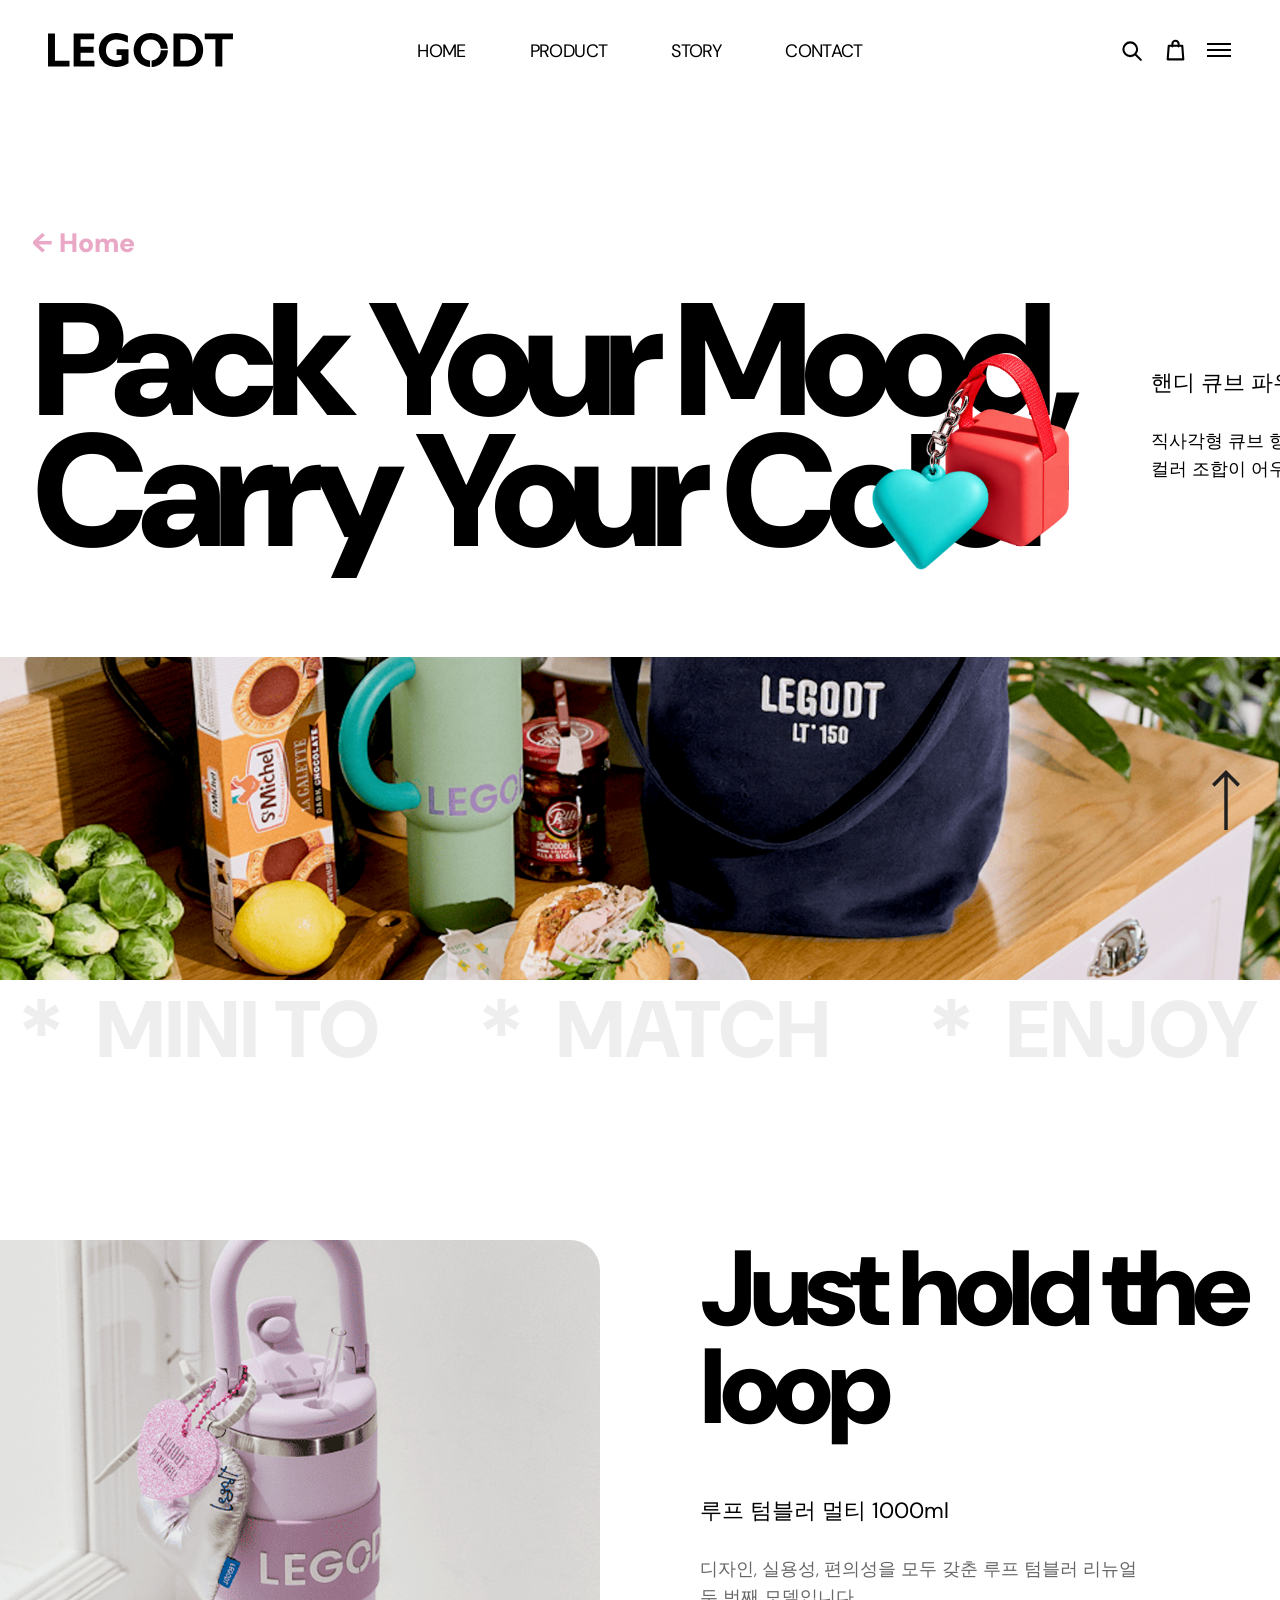
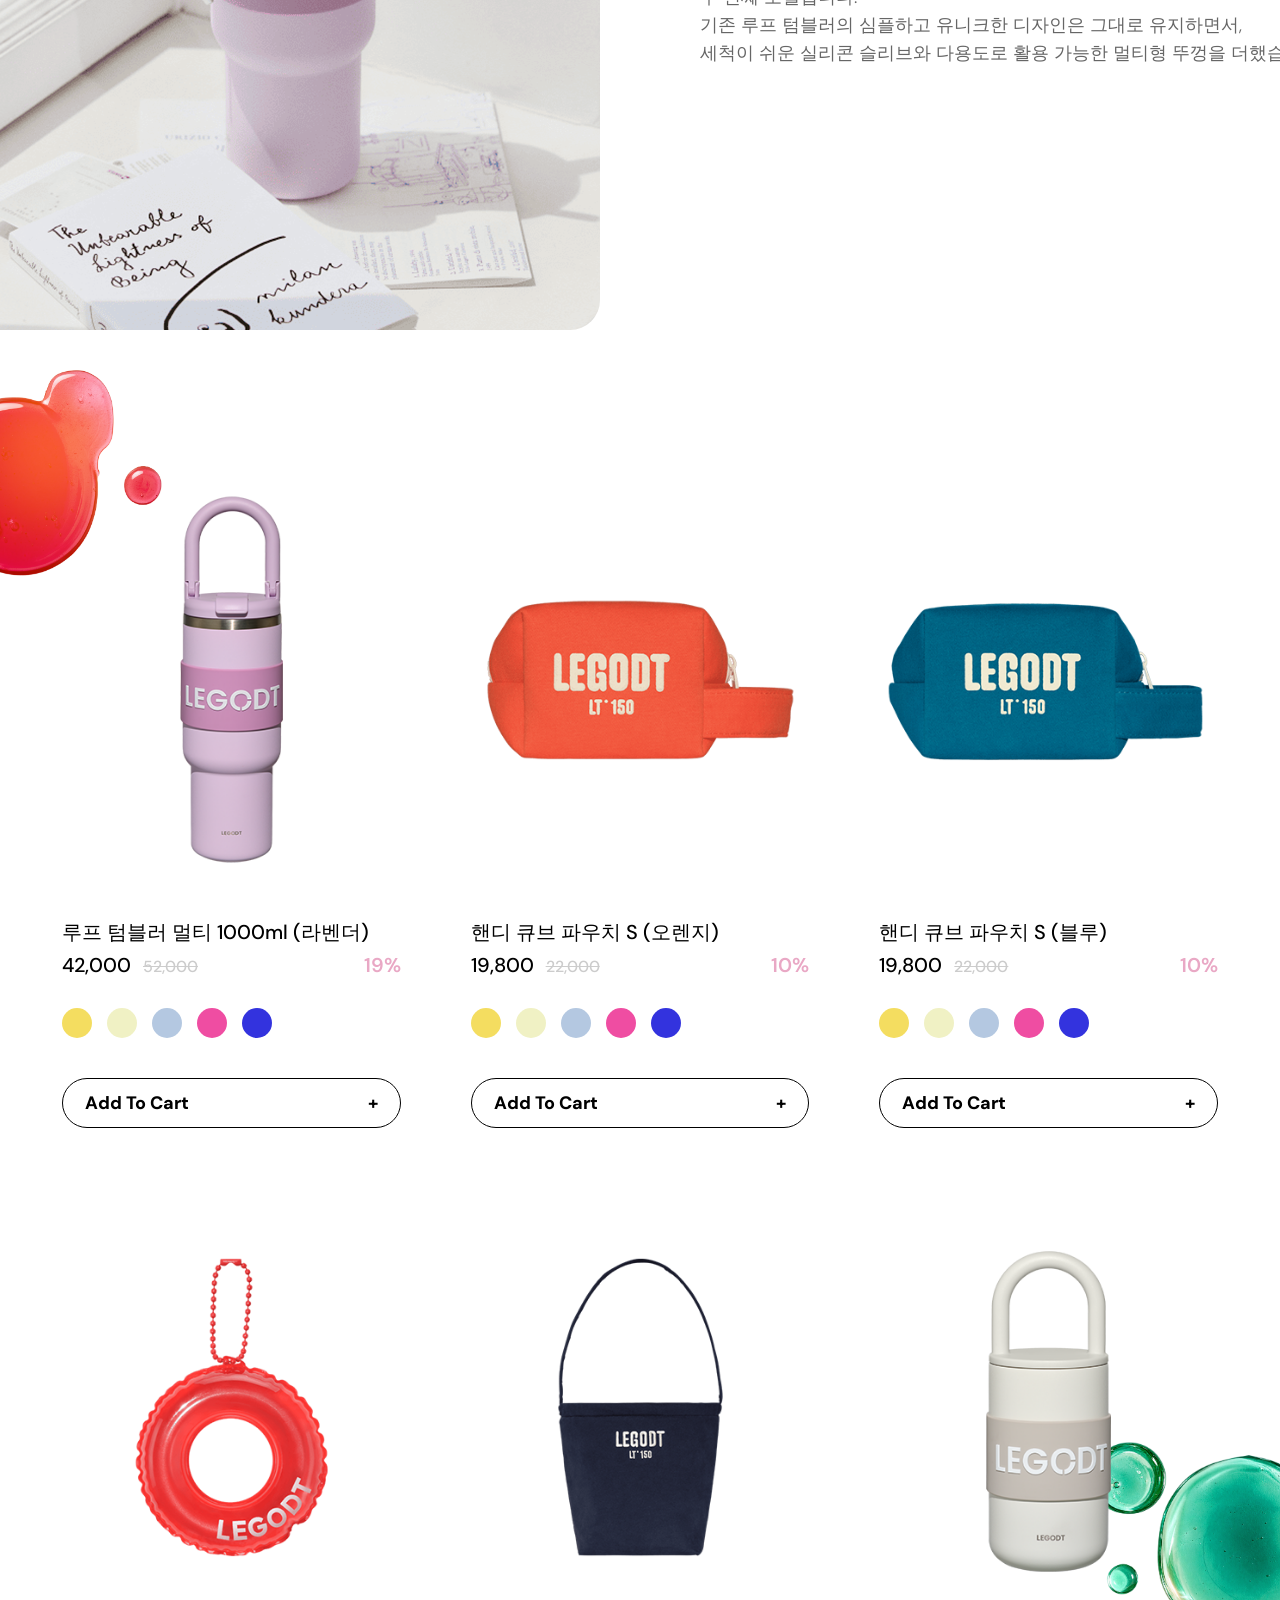
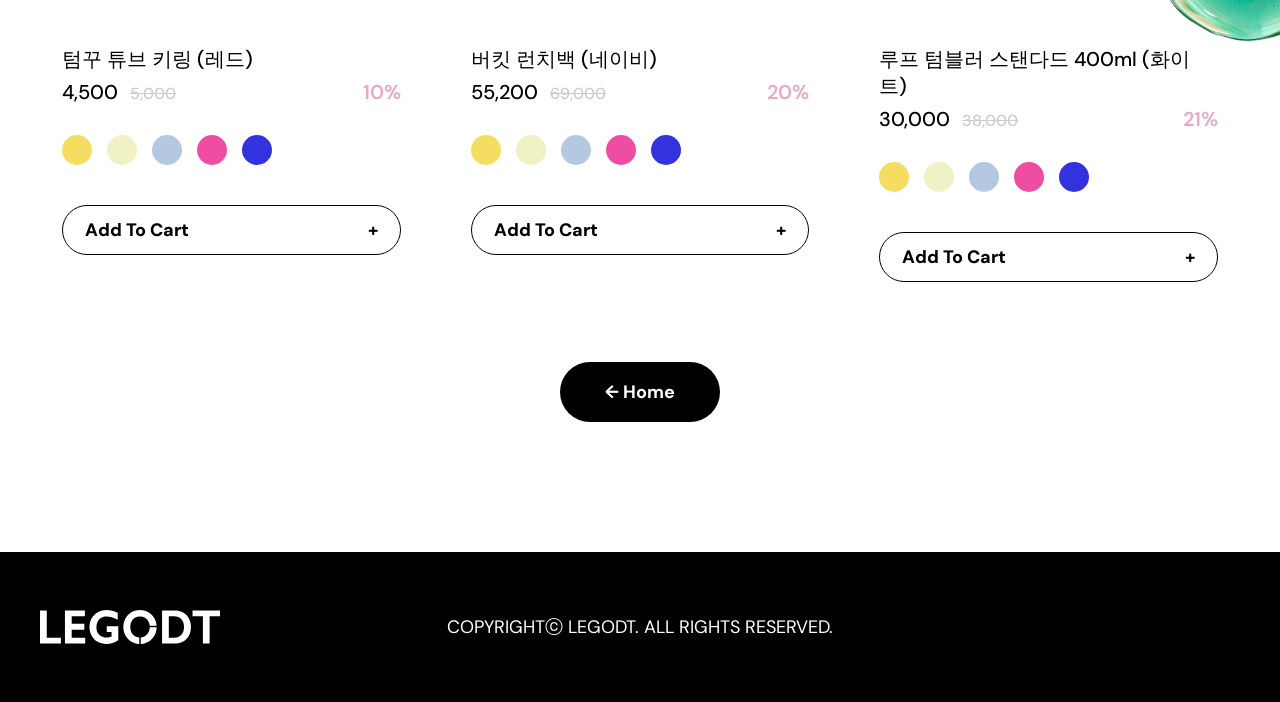
<file: products/product-06.html>
<!doctype html>
<html lang="ko">

<head>
    <meta charset="utf-8">
    <meta name="viewport" content="width=device-width,initial-scale=1">
    <title>Good Things To Gift | LEGODT</title>
    <link rel="stylesheet" href="../assets/css/style.css">
    <link rel="stylesheet" href="../assets/css/subpage.css">
    <link rel="stylesheet" href="../assets/css/subpage-06.css">
</head>

<body class="legodt-sub sub-product-06">
    <header class="site-header">
        <div class="header-inner"><a class="brand" href="../index.html" aria-label="LEGODT home"><img
                    src="../assets/images/LEGODT_logo.svg" alt="LEGODT"></a>
            <nav class="topnav" aria-label="주요 메뉴"><a href="../index.html">HOME</a><a
                    href="../index.html#product">PRODUCT</a><a href="../index.html#story">STORY</a><a
                    href="../index.html#contact">CONTACT</a></nav>
            <div class="header-tools"><a class="icon-btn" href="#" aria-label="검색"><svg viewBox="0 0 24 24">
                        <circle cx="10.8" cy="10.8" r="6.6" />
                        <path d="m16 16 5 5" />
                    </svg></a><a class="icon-btn" href="#" aria-label="장바구니"><svg viewBox="0 0 24 24">
                        <path d="M5.5 7.5h13l1 13h-15l1-13Z" />
                        <path d="M9 8V5.7a3 3 0 0 1 6 0V8" />
                    </svg></a><a class="icon-btn menu-btn" href="#"
                    aria-label="사이트맵"><span></span><span></span><span></span></a></div>
        </div>
    </header><button class="sub-scroll-top" aria-label="맨 위로"><img src="../assets/images/scroll_top-sub.svg"
            alt=""></button>
    <main>
        <section class="sub-hero">
            <div class="sub-hero-inner"><a class="home-link" href="../index.html">← Home</a>
                <div class="hero-copy-grid">
                    <div class="sub-title-wrap">
                        <h1>Pack Your Mood,<br>Carry Your Color</h1><img src="../assets/images/sub6-tit-icon.png" alt="sub-title-icon">
                    </div>
                    <div class="sub-intro">
                        <h2>핸디 큐브 파우치</h2>
                        <p>직사각형 큐브 형태와 경쾌한<br>컬러 조합이 어우러진 소형 파우치입니다.</p>
                    </div>
                </div>
            </div>
            <div class="sub-visual"><img src="../assets/images/sub6-visual.png" alt="ANCORS visual"></div>
            <div class="marquee" aria-label="MINI TO MATCH ENJOY CARRY">
                <div class="marquee-track"><span>＊ MINI TO　＊ MATCH　＊ ENJOY　＊ CARRY　＊ MINI TO　＊ MATCH　＊ ENJOY　＊
                        CARRY　</span><span aria-hidden="true">＊ MINI TO　＊ MATCH　＊ ENJOY　＊ CARRY　＊ MINI TO　＊ MATCH　＊
                        ENJOY　＊ CARRY　</span></div>
            </div>
        </section>
        <section class="sub-about">
            <div class="about-inner">
                <div class="about-image"><img src="../assets/images/sub6-content.png" alt="레고트 제품 소개"></div>
                <div class="about-copy">
                    <h2>Just hold the<br>loop</h2>
                    <h3>루프 텀블러 멀티 1000ml</h3>
                    <p>디자인, 실용성, 편의성을 모두 갖춘 루프 텀블러 리뉴얼<br>두 번째 모델입니다.
                        <br>
                        기존 루프 텀블러의 심플하고 유니크한 디자인은 그대로 유지하면서,<br>
                        세척이 쉬운 실리콘 슬리브와 다용도로 활용 가능한 멀티형 뚜껑을 더했습니다.</p>
                    <!-- <div class="features">
                        <div class="feature-row"><span>카라비너형 루프 핸들</span><b>LOOP HANDLE</b></div>
                        <div class="feature-row"><span>그립감을 더한 실리콘 슬리브</span><b>SILICONE SLEEVE</b></div>
                        <div class="feature-row"><span>비율을 유지한 시그니처 실루엣</span><b>SIGNATUARE SHAPE</b></div>
                        <div class="feature-row"><span>비비드 & 파스텔 4컬러</span><b>4 COLORS</b></div>
                    </div> -->
                </div>
            </div>
        </section>
        <section class="sub-shop"><img class="bubble bubble-1" src="../assets/images/sub6-bg-1.png" alt=""><img
                class="bubble bubble-2" src="../assets/images/sub6-bg-2.png" alt="">
            <div class="shop-grid">
                <article class="shop-card">
                    <div class="shop-image"><img class="shop-image-default" src="../assets/images/sub6-list-card-01.png" alt="레고트 제품 1"><img class="shop-image-hover" src="../assets/images/sub6-list-card-01-hover.png" alt="" aria-hidden="true"></div>
                    <div class="shop-copy">
                        <div class="shop-title">루프 텀블러 멀티 1000ml (라벤더)</div>
                        <div class="price-row"><strong>42,000</strong><del>52,000</del><b>19%</b></div>
                        <div class="swatches"><button style="--sw:#f4dd60" aria-label="색상 선택"></button><button
                                style="--sw:#f0f1c4" aria-label="색상 선택"></button><button style="--sw:#b4c8e1"
                                aria-label="색상 선택"></button><button style="--sw:#ef4da2"
                                aria-label="색상 선택"></button><button style="--sw:#3333de" aria-label="색상 선택"></button>
                        </div><button class="cart-btn"><span>Add To Cart</span><b>+</b></button>
                    </div>
                </article>
                <article class="shop-card">
                    <div class="shop-image"><img class="shop-image-default" src="../assets/images/sub6-list-card-02.png" alt="레고트 제품 2"><img class="shop-image-hover" src="../assets/images/sub6-list-card-02-hover.png" alt="" aria-hidden="true"></div>
                    <div class="shop-copy">
                        <div class="shop-title">핸디 큐브 파우치 S (오렌지)</div>
                        <div class="price-row"><strong>19,800</strong><del>22,000</del><b>10%</b></div>
                        <div class="swatches"><button style="--sw:#f4dd60" aria-label="색상 선택"></button><button
                                style="--sw:#f0f1c4" aria-label="색상 선택"></button><button style="--sw:#b4c8e1"
                                aria-label="색상 선택"></button><button style="--sw:#ef4da2"
                                aria-label="색상 선택"></button><button style="--sw:#3333de" aria-label="색상 선택"></button>
                        </div><button class="cart-btn"><span>Add To Cart</span><b>+</b></button>
                    </div>
                </article>
                <article class="shop-card">
                    <div class="shop-image"><img class="shop-image-default" src="../assets/images/sub6-list-card-03.png" alt="레고트 제품 3"><img class="shop-image-hover" src="../assets/images/sub6-list-card-03-hover.png" alt="" aria-hidden="true"></div>
                    <div class="shop-copy">
                        <div class="shop-title">핸디 큐브 파우치 S (블루)</div>
                        <div class="price-row"><strong>19,800</strong><del>22,000</del><b>10%</b></div>
                        <div class="swatches"><button style="--sw:#f4dd60" aria-label="색상 선택"></button><button
                                style="--sw:#f0f1c4" aria-label="색상 선택"></button><button style="--sw:#b4c8e1"
                                aria-label="색상 선택"></button><button style="--sw:#ef4da2"
                                aria-label="색상 선택"></button><button style="--sw:#3333de" aria-label="색상 선택"></button>
                        </div><button class="cart-btn"><span>Add To Cart</span><b>+</b></button>
                    </div>
                </article>
                <article class="shop-card">
                    <div class="shop-image"><img class="shop-image-default" src="../assets/images/sub6-list-card-04.png" alt="레고트 제품 4"><img class="shop-image-hover" src="../assets/images/sub6-list-card-04-hover.png" alt="" aria-hidden="true"></div>
                    <div class="shop-copy">
                        <div class="shop-title">텀꾸 튜브 키링 (레드)</div>
                        <div class="price-row"><strong>4,500</strong><del>5,000</del><b>10%</b></div>
                        <div class="swatches"><button style="--sw:#f4dd60" aria-label="색상 선택"></button><button
                                style="--sw:#f0f1c4" aria-label="색상 선택"></button><button style="--sw:#b4c8e1"
                                aria-label="색상 선택"></button><button style="--sw:#ef4da2"
                                aria-label="색상 선택"></button><button style="--sw:#3333de" aria-label="색상 선택"></button>
                        </div><button class="cart-btn"><span>Add To Cart</span><b>+</b></button>
                    </div>
                </article>
                <article class="shop-card">
                    <div class="shop-image"><img class="shop-image-default" src="../assets/images/sub6-list-card-05.png" alt="레고트 제품 5"><img class="shop-image-hover" src="../assets/images/sub6-list-card-05-hover.png" alt="" aria-hidden="true"></div>
                    <div class="shop-copy">
                        <div class="shop-title">버킷 런치백 (네이비)</div>
                        <div class="price-row"><strong>55,200</strong><del>69,000</del><b>20%</b></div>
                        <div class="swatches"><button style="--sw:#f4dd60" aria-label="색상 선택"></button><button
                                style="--sw:#f0f1c4" aria-label="색상 선택"></button><button style="--sw:#b4c8e1"
                                aria-label="색상 선택"></button><button style="--sw:#ef4da2"
                                aria-label="색상 선택"></button><button style="--sw:#3333de" aria-label="색상 선택"></button>
                        </div><button class="cart-btn"><span>Add To Cart</span><b>+</b></button>
                    </div>
                </article>
                <article class="shop-card">
                    <div class="shop-image"><img class="shop-image-default" src="../assets/images/sub6-list-card-06.png" alt="레고트 제품 6"><img class="shop-image-hover" src="../assets/images/sub6-list-card-06-hover.png" alt="" aria-hidden="true"></div>
                    <div class="shop-copy">
                        <div class="shop-title">루프 텀블러 스탠다드 400ml (화이트)</div>
                        <div class="price-row"><strong>30,000</strong><del>38,000</del><b>21%</b></div>
                        <div class="swatches"><button style="--sw:#f4dd60" aria-label="색상 선택"></button><button
                                style="--sw:#f0f1c4" aria-label="색상 선택"></button><button style="--sw:#b4c8e1"
                                aria-label="색상 선택"></button><button style="--sw:#ef4da2"
                                aria-label="색상 선택"></button><button style="--sw:#3333de" aria-label="색상 선택"></button>
                        </div><button class="cart-btn"><span>Add To Cart</span><b>+</b></button>
                    </div>
                </article>
            </div><a class="home-pill" href="../index.html">← Home</a>
        </section>
    </main>
    <footer class="sub-footer"><a href="../index.html"><img src="../assets/images/LEGODT_logo.svg" alt="LEGODT"></a>
        <p>COPYRIGHTⓒ LEGODT. ALL RIGHTS RESERVED.</p>
    </footer>
    <script src="../assets/js/subpage.js"></script>
</body>

</html>
</file>
<file: assets/css/style.css>
@import url('./reset.css');
@font-face{font-family:'DM Sans';src:url('../fonts/DMSans-Variable.ttf') format('truetype');font-style:normal;font-weight:100 1000;font-display:swap;}
@import url('https://cdn.jsdelivr.net/gh/orioncactus/pretendard/dist/web/static/pretendard.css');

:root{--ink:#000;--paper:#fff;--line:#dedede;--cube:clamp(280px,24vw,440px)}
html{scroll-behavior:smooth}
body{min-height:100vh;overflow-x:hidden;background:var(--paper);color:var(--ink);font-family:'DM Sans','Pretendard',sans-serif}
button,a{font:inherit;color:inherit}
.site-header{height:100px;background:#fff;position:relative;z-index:20}
.header-inner{width:min(1800px,calc(100% - 80px));height:100%;margin:0 auto;display:grid;grid-template-columns:1fr auto 1fr;align-items:center}
.brand{justify-self:start;font-size:40px;font-weight:800;letter-spacing:-2.6px;line-height:1}
.topnav{display:flex;align-items:center;gap:94px;font-size:16px;font-weight:500}
.topnav a{position:relative;padding:12px 0}
.topnav a.active{font-weight:700}.topnav a.active::after{content:'';position:absolute;left:0;right:0;bottom:5px;height:2px;background:#000}
.header-tools{justify-self:end;display:flex;align-items:center;gap:26px}
.icon-btn{width:26px;height:26px;display:grid;place-items:center;background:transparent;border:0;padding:0;cursor:pointer}
.icon-btn svg{width:25px;height:25px;fill:none;stroke:#000;stroke-width:2;stroke-linecap:round;stroke-linejoin:round}
.menu-btn{gap:4px;align-content:center}.menu-btn span{display:block;width:24px;height:2px;background:#000}
.hero{min-height:calc(100vh - 100px);display:flex;align-items:center;padding:20px 0 55px}
.hero-layout{width:min(1400px,calc(100% - 64px));height:min(800px,calc(100vh - 150px));min-height:680px;margin:0 auto;position:relative}
.hero-copy{position:absolute;left:70px;top:330px;z-index:5;font-family:'Pretendard','DM Sans',sans-serif;font-size:15px;line-height:1.55;letter-spacing:-.03em}
.hero-kicker{font-family:'DM Sans',sans-serif;font-size:12px;font-weight:700;letter-spacing:.08em;margin-bottom:8px}
.cube-zone{position:absolute;left:50%;top:42%;transform:translate(-50%,-50%);perspective:1200px;z-index:3}
.scene{width:var(--cube);height:var(--cube);position:relative;perspective:1200px}
.cube{width:100%;height:100%;position:relative;transform-style:preserve-3d;transition:transform 1.15s cubic-bezier(.2,.75,.15,1);will-change:transform}
.face{position:absolute;inset:0;overflow:hidden;background:#fff;border:1px solid rgba(0,0,0,.18);backface-visibility:hidden}
.face a{display:block;width:100%;height:100%;position:relative}.face img{width:100%;height:100%;object-fit:cover;transition:transform .45s}.face:hover img{transform:scale(1.025)}
.face-number{position:absolute;left:26px;top:16px;color:#fff;font-size:clamp(34px,3vw,54px);font-weight:800;line-height:1;text-shadow:0 1px 8px rgba(0,0,0,.2)}
.face-label{position:absolute;right:18px;bottom:16px;color:#fff;font-size:12px;font-weight:700;letter-spacing:.12em;background:#000;padding:7px 9px}
.front{transform:rotateY(0) translateZ(calc(var(--cube)/2))}.back{transform:rotateY(180deg) translateZ(calc(var(--cube)/2))}.right{transform:rotateY(90deg) translateZ(calc(var(--cube)/2))}.left{transform:rotateY(-90deg) translateZ(calc(var(--cube)/2))}.top{transform:rotateX(90deg) translateZ(calc(var(--cube)/2))}.bottom{transform:rotateX(-90deg) translateZ(calc(var(--cube)/2))}
.hero-title{position:absolute;left:66px;top:385px;z-index:6;font-size:clamp(82px,7.1vw,136px);font-weight:800;line-height:.92;letter-spacing:-.075em;pointer-events:none;white-space:nowrap}
.hero-title span{display:block}.hero-title span:nth-child(2){margin-left:180px;margin-top:28px}
.controls{position:absolute;right:125px;top:610px;z-index:8;display:flex;gap:12px;align-items:center}
.face-btn{width:48px;height:48px;border:1px solid #000;border-radius:50%;background:#fff;font-size:17px;font-weight:600;cursor:pointer;transition:.25s}
.face-btn:hover,.face-btn.active{background:#000;color:#fff;transform:translateY(-2px)}
.status{position:absolute;right:125px;top:672px;font-size:10px;letter-spacing:.09em;color:#777;text-transform:uppercase}
@media(max-width:1100px){
  :root{--cube:clamp(260px,38vw,380px)}.header-inner{width:calc(100% - 48px)}.topnav{gap:42px}.hero-layout{width:calc(100% - 48px);min-height:700px}.cube-zone{top:35%}.hero-copy{left:5%;top:430px}.hero-title{left:5%;top:485px;font-size:clamp(68px,10vw,104px)}.hero-title span:nth-child(2){margin-left:11vw;margin-top:18px}.controls{right:5%;top:625px}.status{right:5%;top:684px}
}
@media(max-width:760px){
  :root{--cube:min(58vw,320px)}.site-header{height:76px}.header-inner{width:calc(100% - 36px);grid-template-columns:1fr auto}.brand{font-size:30px}.topnav{display:none}.header-tools{gap:18px}.hero{min-height:calc(100svh - 76px);padding:20px 0 40px}.hero-layout{width:calc(100% - 36px);height:auto;min-height:700px}.cube-zone{top:205px}.hero-copy{left:0;top:405px;font-size:13px}.hero-title{left:0;top:478px;font-size:clamp(50px,15vw,86px);white-space:normal}.hero-title span:nth-child(2){margin-left:0;margin-top:6px}.controls{left:0;right:auto;top:620px;gap:8px}.face-btn{width:40px;height:40px;font-size:14px}.status{left:0;right:auto;top:674px}
}
@media(max-width:420px){
  :root{--cube:min(64vw,250px)}.header-inner{width:calc(100% - 28px)}.header-tools{gap:12px}.header-tools .icon-btn:nth-child(2){display:none}.hero-layout{width:calc(100% - 28px);min-height:650px}.cube-zone{top:175px}.hero-copy{top:350px}.hero-title{top:420px;font-size:clamp(46px,16vw,66px)}.controls{top:550px;gap:6px}.face-btn{width:36px;height:36px}.status{top:600px;font-size:9px}
}
@media(max-width:320px){.brand{font-size:26px}.header-tools{gap:8px}.hero-title{font-size:45px}.face-btn{width:34px;height:34px}.controls{gap:4px}}
@media(prefers-reduced-motion:reduce){*{animation-duration:.001ms!important;animation-iteration-count:1!important;transition-duration:.001ms!important}}

.product-page{background:#fff}.product-header{height:76px;padding:0 clamp(20px,4vw,60px);display:flex;align-items:center;justify-content:space-between;border-bottom:1px solid #e5e5e5;position:sticky;top:0;background:rgba(255,255,255,.94);backdrop-filter:blur(10px);z-index:20}.product-nav{display:flex;gap:20px;font-size:12px}.product-hero{padding:72px clamp(20px,6vw,90px) 50px}.section-title{font-size:clamp(50px,8vw,120px);letter-spacing:-.06em;line-height:.9}.subsection{padding:50px clamp(20px,6vw,90px);border-top:1px solid #e7e7e7}.subsection h2{font-size:clamp(28px,4vw,48px);margin-bottom:28px;letter-spacing:-.04em}.best-grid{display:grid;grid-template-columns:repeat(3,1fr);gap:18px}.product-card{background:#f4f4f0;padding:14px}.product-card img{aspect-ratio:1/1;width:100%;object-fit:cover}.product-card h3{font-size:15px;margin:13px 0 6px}.product-card p{font-size:13px;color:#666}.catalog{display:grid;grid-template-columns:230px 1fr;gap:60px}.category{position:sticky;top:110px;align-self:start}.category h3{font-size:18px;margin-bottom:18px}.category a{display:block;padding:9px 0;border-bottom:1px solid #e5e5e5;font-size:13px}.detail-wrap{display:grid;grid-template-columns:1fr 1fr;gap:44px;align-items:start}.detail-image{background:#f4f4f0;padding:20px}.detail-image img{width:100%;aspect-ratio:1/1;object-fit:cover}.detail-info{padding-top:10px}.detail-no{font-size:12px;letter-spacing:.15em;color:#777}.detail-info h1{font-size:clamp(34px,5vw,70px);line-height:.95;letter-spacing:-.05em;margin:18px 0}.price{font-size:24px;font-weight:800;margin:25px 0}.buy{display:inline-block;background:#111;color:#fff;padding:17px 28px;border-radius:2px}.backlink{font-size:12px;text-decoration:underline}.footer{padding:50px clamp(20px,6vw,90px);background:#111;color:#fff;margin-top:80px;display:flex;justify-content:space-between;gap:30px;font-size:12px}
@media(max-width:900px){.hero{grid-template-columns:1fr;min-height:auto;padding-top:40px}.hero-copy{text-align:center}.hero-copy p{margin-left:auto;margin-right:auto}.cube-zone{min-height:560px}.topnav{display:none}.best-grid{grid-template-columns:repeat(2,1fr)}.detail-wrap{grid-template-columns:1fr}.catalog{grid-template-columns:160px 1fr;gap:28px}}
@media(max-width:600px){:root{--cube:min(68vw,290px)}.site-header{height:66px}.hero{padding:34px 18px 50px}.hero h1{font-size:52px}.cube-zone{min-height:450px}.controls{margin-top:45px}.face-btn{width:40px;height:40px}.best-grid{grid-template-columns:1fr 1fr;gap:9px}.catalog{grid-template-columns:1fr}.category{position:static;display:grid;grid-template-columns:repeat(3,1fr);gap:6px}.category h3{grid-column:1/-1}.category a{border:1px solid #ddd;text-align:center;padding:8px 4px}.product-nav{gap:10px}.product-nav a:nth-child(-n+2){display:none}.footer{flex-direction:column}}
@media(prefers-reduced-motion:reduce){*{animation-duration:.001ms!important;animation-iteration-count:1!important;transition-duration:.001ms!important}}
/* Section 1 reference-layout override */
:root{--cube:455px}
body{font-family:'DM Sans','Pretendard',sans-serif}
.site-header{height:100px;background:#fff}
.header-inner{width:min(1800px,calc(100% - 96px));height:100%;margin:0 auto;display:grid;grid-template-columns:1fr auto 1fr;align-items:center}
.brand{justify-self:start;display:block;width:185px;line-height:0}
.brand img{display:block;width:100%;height:auto}
.topnav{display:flex;align-items:center;gap:98px;font-family:'DM Sans',sans-serif;font-size:18px;font-weight:400;letter-spacing:-.035em}
.topnav a{padding:12px 0 10px}.topnav a.active{font-weight:700}.topnav a.active::after{bottom:5px;height:2px}
.header-tools{gap:27px}.icon-btn{width:27px;height:27px}.icon-btn svg{width:27px;height:27px}.menu-btn span{width:26px;height:2px}
.hero{min-height:980px;height:calc(100vh - 100px);display:block;padding:0}
.hero-layout{width:min(1400px,calc(100% - 64px));height:900px;min-height:0;margin:0 auto;position:relative}
.cube-zone{left:476px;top:164px;transform:none}
.scene{width:var(--cube);height:var(--cube)}
.face-number{left:30px;top:25px;font-size:58px;font-weight:700;letter-spacing:-.06em;text-shadow:none}
.face-label{display:none}
.hero-copy{left:0;top:427px;font-family:'Pretendard',sans-serif;font-size:16px;font-weight:400;line-height:1.45;letter-spacing:-.045em}
.hero-kicker{display:none}
.hero-title{left:-3px;top:485px;font-family:'DM Sans',sans-serif;font-size:130px;font-weight:700;line-height:.88;letter-spacing:-.065em;white-space:nowrap}
.hero-title span:nth-child(2){margin-left:192px;margin-top:50px}
.controls{left:1025px;right:auto;top:690px;gap:13px}
.face-btn{width:50px;height:50px;border:1px solid #000;border-radius:50%;font-family:'DM Sans',sans-serif;font-size:19px;font-weight:500;line-height:1;background:#fff;transition:.2s}
.face-btn:hover,.face-btn.active{background:#000;color:#fff;transform:none}
.status{display:none}
@media(max-width:1500px){
 :root{--cube:clamp(370px,23.7vw,455px)}
 .hero-layout{width:min(1400px,calc(100% - 64px))}
 .cube-zone{left:34%;top:164px}
 .hero-title{font-size:clamp(100px,6.77vw,130px)}
 .controls{left:73.2%}
}
@media(max-width:1100px){
 :root{--cube:clamp(300px,38vw,380px)}
 .header-inner{width:calc(100% - 48px)}.topnav{gap:42px;font-size:16px}.brand{width:150px}
 .hero{height:auto;min-height:760px}.hero-layout{width:calc(100% - 48px);height:720px}
 .cube-zone{left:50%;top:80px;transform:translateX(-50%)}
 .hero-copy{left:5%;top:455px}.hero-title{left:5%;top:500px;font-size:clamp(68px,10vw,104px)}
 .hero-title span:nth-child(2){margin-left:11vw;margin-top:18px}.controls{left:auto;right:5%;top:625px}
}
@media(max-width:760px){
 :root{--cube:min(58vw,320px)}.site-header{height:76px}.header-inner{width:calc(100% - 36px);grid-template-columns:1fr auto}.brand{width:135px}.topnav{display:none}.header-tools{gap:18px}
 .hero{min-height:700px}.hero-layout{width:calc(100% - 36px);height:700px}.cube-zone{top:80px}
 .hero-copy{left:0;top:410px;font-size:13px}.hero-title{left:0;top:470px;font-size:clamp(50px,15vw,86px);white-space:normal}
 .hero-title span:nth-child(2){margin-left:0;margin-top:8px}.controls{left:0;right:auto;top:605px;gap:8px}.face-btn{width:40px;height:40px;font-size:15px}
}
@media(max-width:420px){
 :root{--cube:min(64vw,250px)}.header-inner{width:calc(100% - 28px)}.brand{width:120px}.header-tools{gap:12px}.header-tools .icon-btn:nth-child(2){display:none}
 .hero-layout{width:calc(100% - 28px);height:640px}.cube-zone{top:65px}.hero-copy{top:340px}.hero-title{top:400px;font-size:clamp(46px,16vw,66px)}.controls{top:525px;gap:6px}.face-btn{width:36px;height:36px}
}
@media(max-width:320px){.brand{width:108px}.header-tools{gap:8px}.hero-title{font-size:45px}.face-btn{width:34px;height:34px}.controls{gap:4px}}

/* 2026-09-28 typography update */
@media (min-width: 1201px){
  .hero-title{font-size:154pt;font-weight:900;}
}
.face-number,
.face-btn{font-weight:800;}

/* 2026-09-28 responsive typography / control alignment update */
/* PC: align the 1–6 controls to the cube's bottom edge */
@media (min-width: 1201px){
  .controls{
    top:calc(164px + var(--cube) - 50px);
  }
}

/* Tablet: keep the English title heavy */
@media (min-width: 761px) and (max-width: 1200px){
  .hero-title{
    font-weight:900;
  }
}

/* Mobile: fixed requested English title size and weight */
@media (max-width: 760px){
  .hero-title{
    font-size:100px;
    font-weight:900;
  }
}
@media (max-width: 320px){
  .hero-title{
    font-size:100px;
    font-weight:900;
  }
}

/* 2026-09-28 reference composition + bottom banner */
.bottom-banner{
  position:fixed;left:0;right:0;bottom:0;z-index:40;
  height:58px;display:flex;align-items:center;justify-content:center;
  background:#000;color:#fff;text-decoration:none;
  font-family:'Pretendard','DM Sans',sans-serif;font-size:15px;font-weight:600;
  transition:background-color .25s ease;
}
.bottom-banner:hover{background:#666;}

@media (min-width:1201px){
  :root{--cube:455px}
  .hero{min-height:calc(100vh - 100px);height:calc(100vh - 100px);padding:0 0 58px;box-sizing:border-box;}
  .hero-layout{width:min(1400px,calc(100% - 64px));height:100%;min-height:820px;}
  .cube-zone{left:476px;top:164px;transform:none;}
  .hero-copy{left:0;top:427px;}
  .hero-title{left:-3px;top:485px;font-size:154pt;font-weight:900;line-height:.88;letter-spacing:-.065em;}
  .hero-title span:nth-child(2){margin-left:192px;margin-top:50px;}
  /* reference: button row sits just to the right of DAILY FUN and shares the same baseline */
  .controls{left:1025px;right:auto;top:690px;gap:13px;align-items:center;}
  .face-btn{width:50px;height:50px;font-size:19px;font-weight:800;}
}
@media (min-width:761px) and (max-width:1200px){
  .hero{padding-bottom:58px;box-sizing:border-box;}
  .hero-title{font-weight:900;}
  .bottom-banner{height:54px;font-size:14px;}
}
@media (max-width:760px){
  .hero{padding-bottom:52px;box-sizing:border-box;}
  .hero-title{font-size:100px;font-weight:900;}
  .bottom-banner{height:52px;padding:0 18px;text-align:center;font-size:13px;}
}
@media (max-width:420px){
  .hero-title{font-size:clamp(58px,23vw,100px);}
  .bottom-banner{font-size:12px;}
}
@media (max-width:320px){
  .hero-title{font-size:58px;}
}

/* 2026-09-28 final composition refinement */
.bottom-banner{
  height:50px;
  font-weight:400;
}

@media (min-width:1201px){
  :root{--cube:450px;}
  .hero{
    min-height:calc(100vh - 100px - 50px);
    height:calc(100vh - 100px - 50px);
    padding:0;
  }
  .hero-layout{
    width:min(1400px,calc(100% - 64px));
    height:100%;
    min-height:760px;
  }
  /* 450px cube: bottom aligns with MAKE, right edge aligns with FUN */
  .cube-zone{
    left:450px;
    top:164px;
    transform:none;
  }
  .hero-copy{
    left:0;
    top:405px;
  }
  .hero-title{
    left:-3px;
    top:454px;
    font-size:154pt;
    font-weight:900;
    line-height:.78;
    letter-spacing:-.065em;
  }
  .hero-title span:nth-child(2){
    margin-left:180px;
    margin-top:50px;
  }
  /* DAILY FUN right edge = cube right edge (900px) */
  .hero-title span:nth-child(2){width:720px;}
  /* number row follows FUN and its bottom edge */
  .controls{
    left:925px;
    right:auto;
    top:613px;
    gap:13px;
    align-items:center;
  }
}

/* Keep the PC composition while proportionally shrinking on tablet */
@media (min-width:761px) and (max-width:1200px){
  :root{--cube:clamp(300px,37.5vw,450px);}
  .hero{
    min-height:calc(100svh - 100px - 50px);
    height:auto;
    padding:0;
  }
  .hero-layout{
    width:min(94vw,1400px);
    height:clamp(650px,72vw,820px);
    min-height:650px;
  }
  .cube-zone{
    left:50%;
    top:clamp(80px,13.7vw,164px);
    transform:translateX(-50%);
  }
  .hero-copy{
    left:5%;
    top:clamp(390px,48vw,470px);
  }
  .hero-title{
    left:5%;
    top:clamp(435px,53vw,515px);
    font-size:clamp(78px,12vw,150px);
    font-weight:900;
    line-height:.78;
  }
  .hero-title span:nth-child(2){
    margin-left:clamp(70px,15vw,180px);
    margin-top:clamp(28px,4.2vw,50px);
    width:auto;
  }
  .controls{
    left:auto;
    right:4%;
    top:auto;
    bottom:clamp(50px,7vw,78px);
  }
  .bottom-banner{height:50px;font-size:14px;font-weight:400;}
}

@media (max-width:760px){
  :root{--cube:min(62vw,320px);}
  .site-header{height:76px;}
  .hero{
    min-height:calc(100svh - 76px - 50px);
    height:auto;
    padding:0;
  }
  .hero-layout{
    width:calc(100% - 36px);
    height:auto;
    min-height:clamp(610px,150vw,760px);
    padding-bottom:76px;
    box-sizing:border-box;
  }
  .cube-zone{top:55px;left:50%;transform:translateX(-50%);}
  .hero-copy{left:0;top:calc(55px + var(--cube) + 30px);font-size:13px;}
  .hero-title{
    left:0;
    top:calc(55px + var(--cube) + 88px);
    font-size:clamp(58px,15vw,100px);
    font-weight:900;
    line-height:.8;
    white-space:nowrap;
  }
  .hero-title span:nth-child(2){
    margin-left:clamp(24px,8vw,58px);
    margin-top:clamp(24px,6.5vw,50px);
    width:auto;
  }
  .controls{
    left:0;
    right:auto;
    top:auto;
    bottom:28px;
    gap:clamp(5px,1.6vw,8px);
  }
  .face-btn{width:clamp(34px,9vw,40px);height:clamp(34px,9vw,40px);font-size:14px;}
  .bottom-banner{height:50px;padding:0 14px;font-size:12px;font-weight:400;}
}

@media (max-width:420px){
  :root{--cube:min(68vw,260px);}
  .hero-layout{width:calc(100% - 28px);min-height:620px;}
  .cube-zone{top:42px;}
  .hero-copy{top:calc(42px + var(--cube) + 24px);}
  .hero-title{top:calc(42px + var(--cube) + 78px);font-size:clamp(52px,16vw,68px);}
  .hero-title span:nth-child(2){margin-left:0;margin-top:28px;}
  .controls{bottom:25px;}
}

@media (max-width:320px){
  :root{--cube:210px;}
  .hero-layout{min-height:570px;}
  .hero-title{font-size:50px;}
  .face-btn{width:33px;height:33px;font-size:12px;}
  .controls{gap:4px;}
  .bottom-banner{font-size:11px;}
}

/* 2026-09-28 mobile <=500 refinement */
@media (max-width:500px){
  :root{--cube:clamp(220px,60vw,280px);}
  .hero{
    min-height:calc(100svh - 76px - 50px);
    height:auto;
  }
  .hero-layout{
    width:calc(100% - 28px);
    min-height:clamp(650px,158vw,760px);
    padding-bottom:82px;
  }
  /* Keep cube motion safely above copy/title */
  .cube-zone{top:34px;left:50%;transform:translateX(-50%);}
  .hero-copy{
    left:0;
    top:calc(34px + var(--cube) + 42px);
    font-size:clamp(12px,3.2vw,13px);
    line-height:1.45;
  }
  .hero-title{
    left:0;
    top:calc(34px + var(--cube) + 100px);
    /* Prevent the mobile headline from becoming disproportionately small */
    font-size:clamp(64px,18vw,90px);
    font-weight:900;
    line-height:.78;
    letter-spacing:-.065em;
    white-space:nowrap;
  }
  .hero-title span:nth-child(2){
    margin-left:clamp(12px,5vw,30px);
    margin-top:30px;
  }
  .controls{bottom:28px;}
}

@media (max-width:380px){
  :root{--cube:clamp(205px,60vw,228px);}
  .hero-layout{min-height:625px;}
  .hero-copy{top:calc(34px + var(--cube) + 38px);}
  .hero-title{
    top:calc(34px + var(--cube) + 94px);
    font-size:clamp(58px,18.5vw,70px);
  }
  .hero-title span:nth-child(2){margin-left:0;margin-top:30px;}
}

@media (max-width:320px){
  :root{--cube:200px;}
  .hero-layout{min-height:600px;}
  .hero-title{font-size:58px;}
  .hero-title span:nth-child(2){margin-top:30px;}
}

/* 2026-09-28 viewport 513px / mobile breakpoint correction */
@media (max-width:560px){
  :root{--cube:clamp(250px,68vw,320px);}
  .site-header{height:76px;}
  .hero{min-height:calc(100svh - 76px - 50px);height:auto;padding:0;}
  .hero-layout{
    width:calc(100% - 28px);
    min-height:720px;
    padding-bottom:92px;
    box-sizing:border-box;
  }
  .cube-zone{top:34px;left:50%;transform:translateX(-50%);}
  .hero-copy{
    left:0;
    top:calc(34px + var(--cube) + 42px);
    font-size:13px;
    line-height:1.45;
  }
  .hero-title{
    left:0;
    top:calc(34px + var(--cube) + 104px);
    font-size:clamp(70px,17vw,88px);
    font-weight:900;
    line-height:.78;
    letter-spacing:-.065em;
    white-space:nowrap;
  }
  .hero-title span:nth-child(2){
    margin-left:clamp(18px,5vw,28px);
    margin-top:30px;
    width:auto;
  }
  .controls{
    left:0;
    right:auto;
    top:calc(34px + var(--cube) + 104px + 170px);
    bottom:auto;
    gap:7px;
  }
  .face-btn{width:38px;height:38px;font-size:14px;}
  .bottom-banner{height:50px;font-size:12px;font-weight:400;}
}

@media (max-width:420px){
  :root{--cube:clamp(220px,66vw,270px);}
  .hero-layout{min-height:680px;}
  .hero-copy{top:calc(34px + var(--cube) + 38px);}
  .hero-title{
    top:calc(34px + var(--cube) + 96px);
    font-size:clamp(62px,18vw,76px);
  }
  .hero-title span:nth-child(2){margin-left:0;margin-top:30px;}
  .controls{top:calc(34px + var(--cube) + 96px + 155px);gap:5px;}
  .face-btn{width:35px;height:35px;font-size:13px;}
}

@media (max-width:340px){
  :root{--cube:210px;}
  .hero-layout{min-height:640px;}
  .hero-title{font-size:58px;}
  .controls{gap:4px;}
  .face-btn{width:33px;height:33px;font-size:12px;}
}

/* 2026-09-28 mobile title correction: fixed 80px from 500px down to 300px */
@media (min-width:300px) and (max-width:500px){
  .hero-title{
    font-size:80px !important;
    font-weight:900;
  }
  .hero-title span:nth-child(2){
    margin-top:30px;
  }
}

/* 2026-09-28 campaign content / interaction update */
:root{--accent:#e9a8c5;}
.topnav a{transition:color .2s ease;}
.topnav a:hover{color:var(--accent);}
.topnav a.active{color:var(--accent);font-weight:700;}
.topnav a.active::after{background:var(--accent);}
.face-campaign{
  position:absolute;left:26px;top:78px;z-index:3;color:#fff;
  font-family:'DM Sans',sans-serif;font-size:clamp(12px,1vw,17px);font-weight:700;
  line-height:1.15;letter-spacing:-.02em;text-shadow:0 1px 8px rgba(0,0,0,.22);
  pointer-events:none;
}
.bottom-banner:hover{background:var(--accent);color:#fff;}
.hero-desc{max-width:430px;}
@media(max-width:760px){.face-campaign{left:18px;top:62px;font-size:12px}.hero-desc{max-width:100%;}}
@media(max-width:500px) and (min-width:300px){
  .hero-title{font-size:80px!important;font-weight:900;}
  .hero-title span:nth-child(2){margin-top:30px;}
}

/* 2026-09-28 header utility hover + cube campaign label refinement */
.icon-btn{position:relative;overflow:visible;}
.icon-btn::after{content:'';position:absolute;width:8px;height:8px;border-radius:50%;background:#e9a8c5;right:-4px;top:-4px;opacity:0;transform:scale(.45);transition:opacity .18s ease,transform .18s ease;pointer-events:none;}
.icon-btn:hover::after,.icon-btn:focus-visible::after{opacity:1;transform:scale(1);}
.icon-btn:hover svg,.icon-btn:focus-visible svg{stroke:#000;}
.menu-btn:hover span,.menu-btn:focus-visible span{background:#000;}

.face-number{display:none!important;}
.face-campaign{position:absolute;left:30px;top:25px;right:24px;z-index:3;color:#fff;font-family:'DM Sans',sans-serif;font-size:42px;font-weight:800;line-height:1.02;letter-spacing:-.045em;text-shadow:0 1px 8px rgba(0,0,0,.16);white-space:normal;overflow-wrap:normal;word-break:keep-all;}
@media(max-width:1100px){.face-campaign{left:24px;top:22px;right:20px;font-size:clamp(27px,3.8vw,38px);max-width:85%;}}
@media(max-width:760px){.face-campaign{left:18px;top:18px;right:16px;font-size:clamp(24px,7.4vw,34px);line-height:1.03;max-width:82%;}}
@media(max-width:500px){.face-campaign{left:16px;top:16px;right:14px;font-size:clamp(23px,7.8vw,31px);line-height:1.02;max-width:78%;}}

/* ===== SECTION 2 : PRODUCT ===== */
.product-section{position:relative;min-height:100vh;height:1080px;max-height:1080px;overflow:hidden;color:#fff;background:#000;isolation:isolate}
.product-slides,.product-slide,.product-overlay{position:absolute;inset:0}
.product-slide{opacity:0;background-size:cover;background-position:center;transition:opacity 1s ease;transform:scale(1.01)}
.product-slide.active{opacity:1}
.product-overlay{z-index:1;background:linear-gradient(90deg,rgba(0,0,0,.42) 0%,rgba(0,0,0,.16) 48%,rgba(0,0,0,.08) 100%)}
.product-inner{position:relative;z-index:2;width:min(1400px,calc(100% - 64px));height:100%;margin:0 auto;display:flex;align-items:center}
.product-copy{position:relative;margin-top:-20px;max-width:1050px}
.product-kicker{font-family:'Pretendard',sans-serif;font-size:18px;font-weight:500;line-height:1;margin:0 0 40px}
.product-title{font-family:'DM Sans',sans-serif;font-size:154px;font-weight:900;line-height:.9;letter-spacing:-.065em;white-space:nowrap;margin:0 0 40px}
.own-wrap{position:relative;display:inline-block;z-index:1}.own-wrap>span{position:relative;z-index:2}
.own-icon{position:absolute;z-index:3;width:108px;height:auto;left:50%;top:50%;transform:translate(-50%,-55%) rotate(-5deg);pointer-events:none}
.product-desc{font-family:'Pretendard',sans-serif;font-size:22px;font-weight:400;letter-spacing:-.035em;margin:0 0 60px}
.more-btn{width:140px;height:60px;border-radius:30px;border:1px solid #fff;display:flex;align-items:center;justify-content:center;color:#fff;text-decoration:none;font-family:'DM Sans',sans-serif;font-size:18px;font-weight:700;transition:.25s}
.more-btn:hover{background:#fff;color:#000}
.slide-pagination{display:flex;gap:12px;margin-top:130px;align-items:center}
.slide-dot{width:12px;height:12px;padding:0;border:0;border-radius:50%;background:rgba(255,255,255,.5);cursor:pointer;transition:.25s}
.slide-dot:hover,.slide-dot.active{background:#fff}
.product-icons{position:absolute;right:0;bottom:74px;width:590px;height:310px;pointer-events:none}
.product-icon{position:absolute;display:block;pointer-events:auto;opacity:0;transform:translateY(-420px) rotate(-8deg);filter:drop-shadow(0 12px 14px rgba(0,0,0,.18));transition:filter .25s}
.product-section.icons-entered .product-icon{animation:iconDrop .85s cubic-bezier(.22,.85,.3,1.08) forwards}
.product-section.icons-entered .product-icon:nth-child(2){animation-delay:.09s}.product-section.icons-entered .product-icon:nth-child(3){animation-delay:.18s}.product-section.icons-entered .product-icon:nth-child(4){animation-delay:.27s}.product-section.icons-entered .product-icon:nth-child(5){animation-delay:.36s}
@keyframes iconDrop{0%{opacity:0;transform:translateY(-420px) rotate(-8deg)}70%{opacity:1;transform:translateY(18px) rotate(3deg)}100%{opacity:1;transform:translateY(0) rotate(0)}}
.product-icon img{display:block;width:100%;height:auto}.product-icon:hover{filter:drop-shadow(0 16px 20px rgba(0,0,0,.28))}
.product-icon.tumbler{width:125px;left:0;bottom:5px}.product-icon.bag{width:150px;left:100px;bottom:22px}.product-icon.travel{width:160px;left:210px;bottom:0}.product-icon.life{width:130px;left:340px;bottom:28px}.product-icon.acc{width:160px;left:430px;bottom:2px}
.scroll-top-btn{position:absolute;right:-68px;top:20px;width:60px;height:60px;border:0;background:transparent;padding:0;cursor:pointer;display:none}.scroll-top-btn img{width:100%;height:100%;object-fit:contain}
body.section2-visible .scroll-top-btn{display:block}
/* section2 keeps the same white header; no color inversion */
body.section2-visible .site-header{background:#fff;color:#000}
body.section2-visible .icon-btn svg{stroke:#000}
body.section2-visible .menu-btn span{background:#000}

@media(max-width:1500px){
 .product-title{font-size:clamp(105px,10vw,154px)}
 .product-icons{right:0;transform:scale(.88);transform-origin:right bottom}
 .scroll-top-btn{right:0;top:20px}.header-tools{margin-right:72px}
}
@media(max-width:1100px){
 .product-section{height:auto;min-height:100svh;max-height:none}
 .product-inner{width:calc(100% - 48px);min-height:900px;align-items:flex-start;padding-top:180px;box-sizing:border-box}
 .product-title{font-size:clamp(82px,12.8vw,126px)}
 .product-copy{margin-top:0}.product-kicker{margin-bottom:32px}.product-title{margin-bottom:32px}.product-desc{font-size:20px;margin-bottom:48px}.slide-pagination{margin-top:90px}
 .product-icons{right:0;bottom:55px;transform:scale(.72);transform-origin:right bottom}
}
@media(max-width:760px){
 .product-section{min-height:900px}
 .product-inner{width:calc(100% - 36px);min-height:900px;padding-top:120px}
 .product-overlay{background:rgba(0,0,0,.25)}
 .product-kicker{font-size:15px;margin-bottom:26px}.product-title{font-size:clamp(58px,15vw,92px);line-height:.92;white-space:normal;margin-bottom:28px}.own-wrap{white-space:nowrap}.own-icon{width:clamp(54px,14vw,82px)}
 .product-desc{font-size:17px;line-height:1.45;margin-bottom:40px;max-width:90%}.more-btn{width:120px;height:52px;font-size:16px}.slide-pagination{margin-top:70px}
 .product-icons{width:500px;right:-18px;bottom:48px;transform:scale(.62);transform-origin:right bottom}
 .scroll-top-btn{width:46px;height:46px;right:0;top:15px}.header-tools{margin-right:52px}
}
@media(max-width:500px){
 .product-section{min-height:820px}.product-inner{width:calc(100% - 28px);min-height:820px;padding-top:105px}
 .product-title{font-size:clamp(54px,16vw,80px)}.product-desc{font-size:16px}.slide-pagination{margin-top:56px}
 .product-icons{right:-70px;bottom:35px;transform:scale(.48)}
 .scroll-top-btn{width:40px;height:40px;right:0;top:18px}.header-tools{margin-right:46px}
}
@media(max-width:360px){
 .product-title{font-size:52px}.product-icons{right:-105px;transform:scale(.42)}.product-desc{font-size:15px}.slide-pagination{margin-top:48px}
}

/* Scroll top button: supplied scroll_top.svg */
.scroll-top-btn{
  display:none;
  position:absolute;
  right:-76px;
  top:50%;
  transform:translateY(-50%);
  width:60px;
  height:60px;
  padding:0;
  border:0;
  background:transparent;
  cursor:pointer;
  z-index:20;
}
.scroll-top-btn img{display:block;width:100%;height:100%;object-fit:contain;}
body.section2-visible .scroll-top-btn{display:block;}
@media(max-width:1500px){
  .scroll-top-btn{right:18px;width:54px;height:54px;}
  body.section2-visible .header-tools{margin-right:72px;}
}
@media(max-width:760px){
  .scroll-top-btn{right:12px;width:44px;height:44px;}
  body.section2-visible .header-tools{margin-right:56px;}
}
@media(max-width:500px){
  .scroll-top-btn{right:10px;width:40px;height:40px;}
  body.section2-visible .header-tools{margin-right:50px;}
}

/* ===== 2026-09 Section scroll motion / fixed header refinements ===== */
.site-header{
  position:fixed;
  top:0;left:0;right:0;
  z-index:1000;
  transition:background-color .35s ease,color .35s ease,backdrop-filter .35s ease;
}
main{padding-top:100px;}
#home,#product{scroll-margin-top:100px;}

/* Section 2: keep header fixed, invert the black UI to white over the visual */
body.section2-visible .site-header{
  background:rgba(0,0,0,.10);
  color:#fff;
  backdrop-filter:blur(7px);
  -webkit-backdrop-filter:blur(7px);
}
body.section2-visible .brand img{filter:brightness(0) invert(1);}
body.section2-visible .topnav a{color:#fff;}
body.section2-visible .topnav a:hover,
body.section2-visible .topnav a.active{color:var(--accent,#e9a8c5);}
body.section2-visible .topnav a.active::after{background:var(--accent,#e9a8c5);}
body.section2-visible .icon-btn svg{stroke:#fff;}
body.section2-visible .menu-btn span{background:#fff;}
body.section2-visible .icon-btn:hover svg,
body.section2-visible .icon-btn:focus-visible svg{stroke:#fff;}
body.section2-visible .menu-btn:hover span,
body.section2-visible .menu-btn:focus-visible span{background:#fff;}
body.section2-visible .scroll-top-btn img{filter:brightness(0) invert(1);}

/* Section 2 title: same headline scale as section 1 + icon layered in front */
.product-title{font-size:154pt;line-height:.90;font-weight:900;letter-spacing:-.065em;}
.own-wrap{position:relative;display:inline-block;isolation:isolate;}
.own-wrap>span{position:relative;z-index:1;}
.own-icon{
  width:210px;
  max-width:none;
  z-index:4;
  left:48%;top:50%;
  transform:translate(-50%,-54%) rotate(-5deg);
  filter:drop-shadow(0 8px 14px rgba(0,0,0,.15));
}

/* Pagination: only active state stretches to 35 x 12 */
.slide-dot{width:12px;height:12px;flex:0 0 12px;border-radius:999px;transition:width .32s ease,background-color .25s ease,opacity .25s ease;}
.slide-dot.active{width:35px;flex-basis:35px;height:12px;background:#fff;}
.slide-dot:hover:not(.active){background:#fff;}

/* Text scroll reveal removed: content remains visible at all times. */

/* Gravity drop + elastic bounce, 0.12s stagger */
.product-icon{opacity:0;transform:translate3d(0,-520px,0) rotate(-7deg);}
.product-section.icons-entered .product-icon{animation:gravityElastic 1.18s both;}
.product-section.icons-entered .product-icon:nth-child(1){animation-delay:0s}
.product-section.icons-entered .product-icon:nth-child(2){animation-delay:.12s}
.product-section.icons-entered .product-icon:nth-child(3){animation-delay:.24s}
.product-section.icons-entered .product-icon:nth-child(4){animation-delay:.36s}
.product-section.icons-entered .product-icon:nth-child(5){animation-delay:.48s}
@keyframes gravityElastic{
  0%{opacity:0;transform:translate3d(0,-520px,0) rotate(-8deg);animation-timing-function:cubic-bezier(.55,.05,.9,.45)}
  54%{opacity:1;transform:translate3d(0,0,0) rotate(2deg);animation-timing-function:cubic-bezier(.18,.75,.3,1)}
  68%{transform:translate3d(0,-58px,0) rotate(-1.4deg);animation-timing-function:cubic-bezier(.55,.05,.9,.45)}
  79%{transform:translate3d(0,0,0) rotate(.8deg);animation-timing-function:cubic-bezier(.18,.75,.3,1)}
  87%{transform:translate3d(0,-25px,0) rotate(-.5deg);animation-timing-function:cubic-bezier(.55,.05,.9,.45)}
  94%{transform:translate3d(0,0,0) rotate(.25deg)}
  97%{transform:translate3d(0,-8px,0) rotate(0)}
  100%{opacity:1;transform:translate3d(0,0,0) rotate(0)}
}

@media(max-width:1500px){
  .product-title{font-size:clamp(116px,10.7vw,205px);}
  .own-icon{width:clamp(150px,13.5vw,210px);}
}
@media(max-width:1100px){
  .product-title{font-size:clamp(92px,13.2vw,150px);}
  .own-icon{width:clamp(118px,17vw,170px);}
}
@media(max-width:760px){
  main{padding-top:76px;}#home,#product{scroll-margin-top:76px;}
  .product-title{font-size:clamp(62px,16vw,100px);}
  .own-icon{width:clamp(82px,21vw,125px);}
}
@media(max-width:500px){
  .product-title{font-size:clamp(58px,17vw,84px);}
  .own-icon{width:clamp(76px,22vw,108px);}
}
@media(prefers-reduced-motion:reduce){
  .product-section.icons-entered .product-icon{animation:none;opacity:1;transform:none;}
}

/* 2026-09-28: Section2 icon — overlap exactly between the R of YOUR and O of OWN */
.product-title .own-wrap{
  position:relative;
  display:inline-block;
  isolation:isolate;
  white-space:nowrap;
}
.product-title .own-icon{
  left:0;
  top:50%;
  width:210px;
  transform:translate(-48%,-54%) rotate(-5deg);
  transform-origin:center;
  z-index:4;
  pointer-events:none;
}
@media(max-width:1500px){
  .product-title .own-icon{width:clamp(150px,13.5vw,210px);transform:translate(-48%,-54%) rotate(-5deg);}
}
@media(max-width:1100px){
  .product-title .own-icon{width:clamp(118px,17vw,170px);transform:translate(-48%,-54%) rotate(-5deg);}
}
@media(max-width:760px){
  .product-title .own-icon{width:clamp(82px,21vw,125px);transform:translate(-46%,-54%) rotate(-5deg);}
}
@media(max-width:500px){
  .product-title .own-icon{width:clamp(76px,22vw,108px);transform:translate(-44%,-54%) rotate(-5deg);}
}
@media(max-width:360px){
  .product-title .own-icon{transform:translate(-42%,-54%) rotate(-5deg);}
}

/* ===== 2026-09-28 requested layout fixes ===== */
/* Header utility icons are mock links only. */
.header-tools .icon-btn{ text-decoration:none; }

/* Scroll-top: fixed at the bottom-right, 60px above the 50px bottom banner.
   It is no longer part of the header flow on tablet/mobile. */
.scroll-top-btn,
body.section2-visible .scroll-top-btn{
  position:fixed !important;
  top:auto !important;
  right:20px !important;
  bottom:60px !important;
  transform:none !important;
  width:60px !important;
  height:60px !important;
  z-index:1200;
}
body:not(.section2-visible) .scroll-top-btn{display:none !important;}
body.section2-visible .scroll-top-btn{display:block !important;}
body.section2-visible .header-tools{margin-right:0 !important;}

/* 700px-range tablet: reserve independent vertical rows for title and buttons. */
@media (min-width:561px) and (max-width:800px){
  :root{--cube:clamp(280px,43vw,330px);}
  .hero-layout{
    width:calc(100% - 44px);
    min-height:780px;
    height:780px;
    padding-bottom:70px;
    box-sizing:border-box;
  }
  .cube-zone{top:58px;left:50%;transform:translateX(-50%);}
  .hero-copy{left:0;top:calc(58px + var(--cube) + 30px);}
  .hero-title{
    left:0;
    top:calc(58px + var(--cube) + 82px);
    font-size:clamp(78px,12.2vw,94px);
    line-height:.78;
    white-space:nowrap;
  }
  .hero-title span:nth-child(2){
    margin-left:clamp(38px,7vw,62px);
    margin-top:28px;
  }
  .controls{
    left:0;
    right:auto;
    top:calc(58px + var(--cube) + 82px + 188px);
    bottom:auto;
    gap:8px;
  }
  .face-btn{width:38px;height:38px;font-size:14px;}
}

/* Mobile product category icons: always stay inside the viewport. */
@media (max-width:760px){
  .product-inner{padding-bottom:190px;}
  .product-icons{
    left:14px !important;
    right:auto !important;
    bottom:42px !important;
    width:calc(100% - 28px) !important;
    height:145px !important;
    transform:none !important;
    display:flex;
    align-items:flex-end;
    justify-content:space-between;
    gap:4px;
  }
  .product-icon,
  .product-icon.tumbler,
  .product-icon.bag,
  .product-icon.travel,
  .product-icon.life,
  .product-icon.acc{
    position:relative !important;
    left:auto !important;
    right:auto !important;
    bottom:auto !important;
    flex:0 1 auto;
    width:auto !important;
    max-width:19% !important;
  }
  .product-icon.tumbler{flex-basis:17%;}
  .product-icon.bag{flex-basis:18%;}
  .product-icon.travel{flex-basis:19%;}
  .product-icon.life{flex-basis:17%;}
  .product-icon.acc{flex-basis:19%;}
  .product-icon img{max-width:100%;max-height:138px;width:auto;height:auto;margin:0 auto;}
  .scroll-top-btn,
  body.section2-visible .scroll-top-btn{
    right:12px !important;
    bottom:60px !important;
    width:52px !important;
    height:52px !important;
  }
}
@media (max-width:500px){
  .product-inner{padding-bottom:165px;}
  .product-icons{left:10px !important;width:calc(100% - 20px) !important;height:120px !important;bottom:38px !important;gap:2px;}
  .product-icon img{max-height:112px;}
  .scroll-top-btn,
  body.section2-visible .scroll-top-btn{right:10px !important;width:46px !important;height:46px !important;}
}
@media (max-width:340px){
  .product-icons{height:104px !important;}
  .product-icon img{max-height:98px;}
}

/* ===== 2026-09-28 Section2 viewport / top-button / icon safety fix ===== */
/* The PRODUCT visual always consumes the complete viewport width. */
.product-section{
  width:100vw !important;
  max-width:none !important;
  margin-left:calc(50% - 50vw) !important;
  overflow:hidden !important;
}
.product-slides,
.product-slide,
.product-overlay{
  width:100% !important;
  height:100% !important;
  left:0 !important;
  right:0 !important;
}
.product-slide{
  background-size:cover !important;
  background-position:center center !important;
  background-repeat:no-repeat !important;
}

/* Scroll Top appears only after Section2 starts and floats above the bottom banner. */
.scroll-top-btn,
body.section2-visible .scroll-top-btn{
  position:fixed !important;
  top:auto !important;
  right:28px !important;
  bottom:72px !important;
  width:60px !important;
  height:60px !important;
  transform:none !important;
  margin:0 !important;
  z-index:1300 !important;
}
body:not(.section2-visible) .scroll-top-btn{display:none !important;}
body.section2-visible .scroll-top-btn{display:block !important;}

/* Desktop/tablet category artwork gets a safe zone above the 50px banner. */
.product-icons{bottom:92px !important;}

@media (max-width:1100px){
  .product-icons{bottom:88px !important;}
}

@media (max-width:760px){
  .product-section{
    width:100vw !important;
    min-width:100vw !important;
  }
  .product-inner{
    width:calc(100% - 28px) !important;
    padding-bottom:220px !important;
  }
  .product-icons{
    left:10px !important;
    right:10px !important;
    width:auto !important;
    bottom:78px !important;
    height:142px !important;
  }
  .product-icon img{max-height:132px !important;}
  .scroll-top-btn,
  body.section2-visible .scroll-top-btn{
    right:12px !important;
    bottom:66px !important;
    width:48px !important;
    height:48px !important;
  }
}

@media (max-width:500px){
  .product-inner{padding-bottom:190px !important;}
  .product-icons{
    left:8px !important;
    right:8px !important;
    width:auto !important;
    bottom:76px !important;
    height:120px !important;
    gap:2px !important;
  }
  .product-icon img{max-height:110px !important;}
  .scroll-top-btn,
  body.section2-visible .scroll-top-btn{
    right:10px !important;
    bottom:64px !important;
    width:44px !important;
    height:44px !important;
  }
}

@media (max-width:340px){
  .product-inner{padding-bottom:172px !important;}
  .product-icons{bottom:74px !important;height:104px !important;}
  .product-icon img{max-height:96px !important;}
}

/* ===== 2026-09-28 unified header + responsive containment fix ===== */
:root{
  --page-gutter:48px;
  --content-gutter:32px;
}

/* One header geometry for Section 1 and Section 2. Section2 only changes colors. */
.site-header{
  width:100%;
  box-sizing:border-box;
}
.header-inner{
  width:min(1800px, calc(100% - (var(--page-gutter) * 2))) !important;
  max-width:1800px;
  margin-inline:auto !important;
  box-sizing:border-box;
}
body.section2-visible .header-inner{
  width:min(1800px, calc(100% - (var(--page-gutter) * 2))) !important;
  margin-inline:auto !important;
}
body.section2-visible .header-tools{margin-right:0 !important;}

/* Never allow the two main section containers to grow beyond the viewport. */
.hero-layout,
.product-inner{
  width:min(1400px, calc(100% - (var(--content-gutter) * 2))) !important;
  max-width:1400px;
  margin-inline:auto !important;
  box-sizing:border-box;
}
.product-copy{min-width:0;max-width:100%;}

/* Product headline scales from the desktop composition instead of escaping right. */
.product-title{
  max-width:100%;
  font-size:clamp(92px, 10.7vw, 205px);
  line-height:.90;
}

@media (max-width:1200px){
  :root{--page-gutter:24px;--content-gutter:24px;}
  .header-inner,
  body.section2-visible .header-inner{
    width:calc(100% - (var(--page-gutter) * 2)) !important;
  }
  .hero-layout,.product-inner{
    width:calc(100% - (var(--content-gutter) * 2)) !important;
  }
  .product-title{font-size:clamp(78px, 12.1vw, 138px);}
}

/* 700px-range tablet: keep all Section1 content inside the same container. */
@media (min-width:561px) and (max-width:800px){
  :root{--page-gutter:22px;--content-gutter:22px;}
  .hero-layout{overflow:visible;}
  .hero-title{
    max-width:100%;
    font-size:clamp(72px,11.6vw,90px) !important;
  }
  .hero-title span:nth-child(2){
    margin-left:clamp(26px,5vw,48px) !important;
  }
  .controls{
    max-width:100%;
    flex-wrap:nowrap;
  }
  .product-title{
    font-size:clamp(68px,12.2vw,94px);
    white-space:nowrap;
  }
}

@media (max-width:760px){
  :root{--page-gutter:18px;--content-gutter:18px;}
  .header-inner,
  body.section2-visible .header-inner{
    width:calc(100% - 36px) !important;
  }
  .hero-layout,.product-inner{
    width:calc(100% - 36px) !important;
  }
  .product-title{
    font-size:clamp(58px,15vw,88px);
    white-space:normal;
    overflow-wrap:normal;
    word-break:keep-all;
  }
}

@media (max-width:500px){
  :root{--page-gutter:14px;--content-gutter:14px;}
  .header-inner,
  body.section2-visible .header-inner{
    width:calc(100% - 28px) !important;
  }
  .hero-layout,.product-inner{
    width:calc(100% - 28px) !important;
  }
  .product-title{font-size:clamp(48px,14.8vw,74px);}
  .product-desc{max-width:100%;}
}

@media (max-width:340px){
  :root{--page-gutter:12px;--content-gutter:12px;}
  .header-inner,
  body.section2-visible .header-inner,
  .hero-layout,.product-inner{
    width:calc(100% - 24px) !important;
  }
  .product-title{font-size:46px;}
}

/* ===== 2026-09-28 FINAL: identical tablet/mobile header geometry in section1 + section2 ===== */
/* Section changes colors only. Never change spacing/position of logo or utility icons. */
@media (max-width:800px){
  .site-header,
  body.section2-visible .site-header{
    left:0 !important;
    right:0 !important;
    width:100% !important;
  }
  .header-inner,
  body.section2-visible .header-inner{
    display:flex !important;
    align-items:center !important;
    justify-content:space-between !important;
    grid-template-columns:none !important;
    width:calc(100% - 44px) !important;
    max-width:none !important;
    margin:0 22px !important;
    padding:0 !important;
    transform:none !important;
  }
  .brand,
  body.section2-visible .brand{
    flex:0 0 135px !important;
    width:135px !important;
    margin:0 !important;
    transform:none !important;
  }
  .brand img,
  body.section2-visible .brand img{
    display:block;
    width:100% !important;
    height:auto !important;
  }
  .topnav{display:none !important;}
  .header-tools,
  body.section2-visible .header-tools{
    flex:0 0 auto !important;
    display:flex !important;
    align-items:center !important;
    justify-content:flex-end !important;
    gap:18px !important;
    margin:0 !important;
    padding:0 !important;
    transform:none !important;
  }
  .header-tools .icon-btn,
  body.section2-visible .header-tools .icon-btn{
    flex:0 0 27px !important;
    width:27px !important;
    height:27px !important;
    margin:0 !important;
    padding:0 !important;
    transform:none !important;
  }
  .header-tools .icon-btn svg,
  body.section2-visible .header-tools .icon-btn svg{
    display:block;
    width:27px !important;
    height:27px !important;
  }
  .menu-btn,
  body.section2-visible .menu-btn{
    flex:0 0 27px !important;
    width:27px !important;
    height:27px !important;
    margin:0 !important;
    padding:0 !important;
    transform:none !important;
  }
}

@media (max-width:500px){
  .header-inner,
  body.section2-visible .header-inner{
    width:calc(100% - 28px) !important;
    margin:0 14px !important;
  }
  .brand,
  body.section2-visible .brand{
    flex-basis:120px !important;
    width:120px !important;
  }
  .header-tools,
  body.section2-visible .header-tools{gap:12px !important;}
  .header-tools .icon-btn,
  body.section2-visible .header-tools .icon-btn,
  .menu-btn,
  body.section2-visible .menu-btn{
    flex-basis:24px !important;
    width:24px !important;
    height:24px !important;
  }
  .header-tools .icon-btn svg,
  body.section2-visible .header-tools .icon-btn svg{
    width:24px !important;
    height:24px !important;
  }
}

@media (max-width:340px){
  .header-inner,
  body.section2-visible .header-inner{
    width:calc(100% - 24px) !important;
    margin:0 12px !important;
  }
  .brand,
  body.section2-visible .brand{
    flex-basis:108px !important;
    width:108px !important;
  }
  .header-tools,
  body.section2-visible .header-tools{gap:8px !important;}
}

/* ===== 2026-09-28 HEADER TOOLBAR GEOMETRY LOCK =====
   Keep the original icon artwork proportions. Only the wrapper coordinates are locked.
   Section1 <-> Section2 may change color only, never size/gap/position. */
@media (min-width:501px) and (max-width:900px){
  .header-inner,
  body.section2-visible .header-inner{
    width:calc(100% - 44px) !important;
    margin-left:22px !important;
    margin-right:22px !important;
    padding:0 !important;
    display:flex !important;
    align-items:center !important;
    justify-content:space-between !important;
  }

  .header-tools,
  body.section2-visible .header-tools{
    /* 26 + 26 + 26 + two 18px gaps = 114px */
    flex:0 0 114px !important;
    width:114px !important;
    min-width:114px !important;
    height:26px !important;
    display:grid !important;
    grid-template-columns:26px 26px 26px !important;
    column-gap:18px !important;
    align-items:center !important;
    justify-content:start !important;
    margin:0 !important;
    padding:0 !important;
    position:relative !important;
    inset:auto !important;
    transform:none !important;
  }

  .header-tools .icon-btn,
  body.section2-visible .header-tools .icon-btn,
  .header-tools .menu-btn,
  body.section2-visible .header-tools .menu-btn{
    width:26px !important;
    height:26px !important;
    min-width:26px !important;
    min-height:26px !important;
    flex:none !important;
    margin:0 !important;
    padding:0 !important;
    position:relative !important;
    inset:auto !important;
    transform:none !important;
    box-sizing:border-box !important;
  }

  /* Restore original search / cart SVG artwork dimensions instead of stretching it. */
  .header-tools .icon-btn svg,
  body.section2-visible .header-tools .icon-btn svg{
    width:25px !important;
    height:25px !important;
    max-width:none !important;
    max-height:none !important;
    transform:none !important;
  }

  /* Restore the original hamburger proportions. */
  .header-tools .menu-btn{
    display:grid !important;
    align-content:center !important;
    justify-content:center !important;
    gap:4px !important;
  }
  .header-tools .menu-btn span,
  body.section2-visible .header-tools .menu-btn span{
    width:24px !important;
    height:2px !important;
    margin:0 !important;
    transform:none !important;
  }
}

/* ======================================================================
   2026-09-28 RESPONSIVE CONSOLIDATION
   Clean final overrides. Do not resize/reshape header SVG artwork.
   Breakpoints: >=1400 / 790-1399 / 500-789 / 300-499
   ====================================================================== */

/* Shared containment */
.site-header{position:fixed!important;top:0;left:0;right:0;width:100%!important;z-index:1000;box-sizing:border-box;}
main{padding-top:100px;}
.header-inner{box-sizing:border-box!important;}
.header-tools .icon-btn svg{width:25px!important;height:25px!important;transform:none!important;}
.header-tools .menu-btn span{width:24px!important;height:2px!important;transform:none!important;}
.hero-layout,.product-inner{max-width:1400px!important;box-sizing:border-box!important;}
.product-section{width:100%!important;max-width:none!important;margin-left:0!important;}
.product-slides,.product-slide,.product-overlay{position:absolute!important;inset:0!important;width:100%!important;height:100%!important;}
.product-slide{background-size:cover!important;background-position:center center!important;background-repeat:no-repeat!important;}

/* Desktop: preserve established composition */
@media (min-width:1400px){
  .header-inner{width:min(1800px,calc(100% - 96px))!important;margin:0 auto!important;padding:0!important;}
  .hero-layout,.product-inner{width:min(1400px,calc(100% - 64px))!important;margin-inline:auto!important;}
}

/* Core problem range: one coordinate system from 790px through 1399px */
@media (min-width:790px) and (max-width:1399px){
  :root{--mid-gutter:clamp(28px,4vw,48px);--cube:clamp(320px,32vw,420px);}
  .site-header{height:100px!important;}
  main{padding-top:100px!important;}
  .header-inner,
  body.section2-visible .header-inner{
    width:calc(100% - (var(--mid-gutter) * 2))!important;
    max-width:1800px!important;
    height:100%!important;
    margin:0 auto!important;
    padding:0!important;
    display:grid!important;
    grid-template-columns:minmax(150px,1fr) auto minmax(114px,1fr)!important;
    align-items:center!important;
    transform:none!important;
  }
  .brand,body.section2-visible .brand{justify-self:start!important;width:clamp(145px,15vw,185px)!important;max-width:185px!important;margin:0!important;transform:none!important;}
  .brand img,body.section2-visible .brand img{width:100%!important;height:auto!important;display:block!important;}
  .topnav{display:flex!important;gap:clamp(28px,5vw,72px)!important;font-size:clamp(15px,1.45vw,18px)!important;}
  .header-tools,body.section2-visible .header-tools{
    justify-self:end!important;display:flex!important;align-items:center!important;gap:18px!important;
    width:auto!important;min-width:0!important;height:auto!important;margin:0!important;padding:0!important;transform:none!important;
  }
  .header-tools .icon-btn,body.section2-visible .header-tools .icon-btn,
  .header-tools .menu-btn,body.section2-visible .header-tools .menu-btn{
    flex:0 0 26px!important;width:26px!important;height:26px!important;min-width:26px!important;min-height:26px!important;
    margin:0!important;padding:0!important;position:relative!important;inset:auto!important;transform:none!important;
  }
  .header-tools .icon-btn svg,body.section2-visible .header-tools .icon-btn svg{width:25px!important;height:25px!important;}
  .header-tools .menu-btn,body.section2-visible .header-tools .menu-btn{display:grid!important;align-content:center!important;justify-content:center!important;gap:4px!important;}
  .header-tools .menu-btn span,body.section2-visible .header-tools .menu-btn span{width:24px!important;height:2px!important;margin:0!important;}

  .hero{min-height:calc(100svh - 100px - 50px)!important;height:auto!important;padding:0!important;}
  .hero-layout{
    width:calc(100% - (var(--mid-gutter) * 2))!important;max-width:1400px!important;margin:0 auto!important;
    min-height:760px!important;height:clamp(760px,70vw,850px)!important;overflow:visible!important;
  }
  .cube-zone{left:50%!important;top:clamp(70px,10vw,135px)!important;transform:translateX(-50%)!important;}
  .hero-copy{left:0!important;top:calc(clamp(70px,10vw,135px) + var(--cube) + 28px)!important;}
  .hero-title{
    left:0!important;top:calc(clamp(70px,10vw,135px) + var(--cube) + 78px)!important;
    font-size:clamp(92px,11.2vw,154px)!important;font-weight:900!important;line-height:.78!important;white-space:nowrap!important;max-width:100%!important;
  }
  .hero-title span:nth-child(2){margin-left:clamp(70px,12vw,170px)!important;margin-top:36px!important;width:auto!important;}
  .controls{
    left:auto!important;right:0!important;top:calc(clamp(70px,10vw,135px) + var(--cube) + 78px + 168px)!important;bottom:auto!important;
    gap:clamp(8px,1vw,12px)!important;max-width:100%!important;
  }
  .face-btn{width:clamp(40px,4vw,48px)!important;height:clamp(40px,4vw,48px)!important;font-size:clamp(14px,1.5vw,18px)!important;}

  .product-inner{width:calc(100% - (var(--mid-gutter) * 2))!important;max-width:1400px!important;margin:0 auto!important;}
  .product-copy{max-width:100%!important;min-width:0!important;}
  .product-title{font-size:clamp(96px,11.4vw,160px)!important;white-space:nowrap!important;max-width:100%!important;}
  .product-title .own-icon{width:clamp(130px,14vw,190px)!important;}
}

/* 790-900 only: nav would crowd the utility group, so hide nav without changing icon geometry */
@media (min-width:790px) and (max-width:900px){
  .header-inner,body.section2-visible .header-inner{grid-template-columns:1fr auto!important;}
  .topnav{display:none!important;}
  .brand,body.section2-visible .brand{width:145px!important;}
}

/* Tablet/small tablet: 500-789 */
@media (min-width:500px) and (max-width:789px){
  :root{--small-gutter:22px;--cube:clamp(270px,43vw,330px);}
  .site-header{height:76px!important;}
  main{padding-top:76px!important;}
  .header-inner,body.section2-visible .header-inner{
    width:calc(100% - (var(--small-gutter) * 2))!important;height:100%!important;margin:0 auto!important;padding:0!important;
    display:flex!important;align-items:center!important;justify-content:space-between!important;transform:none!important;
  }
  .brand,body.section2-visible .brand{flex:0 0 135px!important;width:135px!important;margin:0!important;transform:none!important;}
  .topnav{display:none!important;}
  .header-tools,body.section2-visible .header-tools{display:flex!important;align-items:center!important;gap:18px!important;margin:0!important;padding:0!important;width:auto!important;height:auto!important;transform:none!important;}
  .header-tools .icon-btn,body.section2-visible .header-tools .icon-btn,.header-tools .menu-btn,body.section2-visible .header-tools .menu-btn{flex:0 0 26px!important;width:26px!important;height:26px!important;min-width:26px!important;min-height:26px!important;margin:0!important;padding:0!important;transform:none!important;}
  .header-tools .icon-btn svg,body.section2-visible .header-tools .icon-btn svg{width:25px!important;height:25px!important;}
  .header-tools .menu-btn span,body.section2-visible .header-tools .menu-btn span{width:24px!important;height:2px!important;}

  .hero-layout,.product-inner{width:calc(100% - (var(--small-gutter) * 2))!important;max-width:none!important;margin-inline:auto!important;}
  .hero-layout{min-height:760px!important;height:760px!important;}
  .cube-zone{left:50%!important;top:58px!important;transform:translateX(-50%)!important;}
  .hero-copy{left:0!important;top:calc(58px + var(--cube) + 30px)!important;}
  .hero-title{left:0!important;top:calc(58px + var(--cube) + 82px)!important;font-size:clamp(76px,11.8vw,92px)!important;line-height:.78!important;white-space:nowrap!important;}
  .hero-title span:nth-child(2){margin-left:clamp(34px,6vw,56px)!important;margin-top:28px!important;}
  .controls{left:0!important;right:auto!important;top:calc(58px + var(--cube) + 82px + 188px)!important;bottom:auto!important;gap:8px!important;}
  .face-btn{width:38px!important;height:38px!important;font-size:14px!important;}

  .product-title{font-size:clamp(66px,12vw,92px)!important;white-space:nowrap!important;}
  .product-title .own-icon{width:clamp(90px,17vw,125px)!important;}
}

/* Mobile: 300-499, keep current 80px title request */
@media (min-width:300px) and (max-width:499px){
  .site-header{height:76px!important;}
  main{padding-top:76px!important;}
  .header-inner,body.section2-visible .header-inner{width:calc(100% - 28px)!important;margin:0 14px!important;padding:0!important;display:flex!important;align-items:center!important;justify-content:space-between!important;}
  .brand,body.section2-visible .brand{flex:0 0 120px!important;width:120px!important;}
  .topnav{display:none!important;}
  .header-tools,body.section2-visible .header-tools{display:flex!important;gap:12px!important;width:auto!important;height:auto!important;margin:0!important;padding:0!important;}
  .header-tools .icon-btn,body.section2-visible .header-tools .icon-btn,.header-tools .menu-btn,body.section2-visible .header-tools .menu-btn{flex:0 0 24px!important;width:24px!important;height:24px!important;min-width:24px!important;min-height:24px!important;margin:0!important;padding:0!important;}
  .header-tools .icon-btn svg,body.section2-visible .header-tools .icon-btn svg{width:23px!important;height:23px!important;}
  .header-tools .menu-btn span,body.section2-visible .header-tools .menu-btn span{width:22px!important;height:2px!important;}
  .hero-title{font-size:80px!important;}
  .hero-title span:nth-child(2){margin-top:30px!important;}
}

/* ===== 2026-09-29 SECTION 2 spacing + SECTION 3/4 ===== */
.product-kicker{margin-bottom:30px!important;}
#story,#contact{scroll-margin-top:100px;}
.story-section{position:relative;background:#fff;color:#000;min-height:2700px;padding:0 0 50px;}
.story-inner{width:min(1400px,calc(100% - 64px));margin:0 auto;display:grid;grid-template-columns:520px 1fr;gap:80px;align-items:start;}
.story-copy{position:sticky;top:calc(100px + 170px);padding-top:170px;z-index:2;}
.story-kicker{font:500 18px/1 'Pretendard',sans-serif;margin:0 0 30px;}
.story-title{font:900 110pt/.9 'DM Sans',sans-serif;letter-spacing:-.06em;margin:0 0 40px;}
.story-desc{font:400 18px/1.55 'Pretendard',sans-serif;letter-spacing:-.03em;margin:0 0 60px;}
.story-more{background:#000;border-color:#000;color:#fff;}
.story-more:hover{background:#fff;color:#000;}
.story-stack-wrap{position:relative;padding-top:140px;}
.story-stack{position:relative;}
.story-card{position:sticky;top:150px;width:700px;height:700px;margin:0 0 140px auto;display:grid;place-items:center;background:#fff;overflow:hidden;}
.story-card img{display:block;width:100%;height:100%;object-fit:contain;}
.story-card.portrait img{width:auto;height:700px;max-width:100%;}
.story-card:nth-child(1){z-index:1}.story-card:nth-child(2){z-index:2}.story-card:nth-child(3){z-index:3}.story-card:nth-child(4){z-index:4}.story-card:nth-child(5){z-index:5;margin-bottom:40px}
.story-product-name{position:sticky;bottom:85px;margin:0;width:700px;margin-left:auto;font:400 22px/1.2 'Pretendard',sans-serif;letter-spacing:-.03em;z-index:8;}
.story-product-name b{font-size:14px;font-weight:400;margin-left:4px;}
.contact-section{position:relative;height:884px;min-height:884px;background:#fff;color:#000;overflow:hidden;padding-bottom:150px;box-sizing:border-box;isolation:isolate;}
.pastel{position:absolute;z-index:-1;pointer-events:none;background-repeat:no-repeat;background-size:contain;opacity:.95;}
.pastel-1{background-image:url('../images/pastel-01.png');width:520px;height:250px;left:0;top:0;background-position:left top;}
.pastel-2{background-image:url('../images/pastel-02.png');width:420px;height:470px;right:0;top:50px;background-position:right top;}
.pastel-3{background-image:url('../images/pastel-03.png');width:520px;height:330px;right:0;bottom:150px;background-position:right bottom;}
.pastel-4{background-image:url('../images/pastel-04.png');width:570px;height:440px;left:0;bottom:150px;background-position:left bottom;}
.contact-inner{width:min(1400px,calc(100% - 64px));height:734px;margin:0 auto;display:flex;flex-direction:column;align-items:center;justify-content:center;text-align:center;transform:translateY(-10px);}
.contact-inner h2{font:900 110pt/.95 'DM Sans',sans-serif;letter-spacing:-.055em;margin:0 0 30px;}
.contact-inner p{font:400 24px/1.3 'Pretendard',sans-serif;margin:0 0 50px;}
.contact-more{width:160px;background:#000;border-color:#000;color:#fff;}
.contact-more:hover{background:#fff;color:#000;}
.site-footer{position:absolute;left:0;right:0;bottom:0;height:150px;background:#000;color:#fff;display:grid;grid-template-columns:1fr auto 1fr;align-items:center;padding:0 max(40px,calc((100vw - 1800px)/2));box-sizing:border-box;}
.site-footer img{width:174px;filter:brightness(0) invert(1);justify-self:start;}.site-footer p{grid-column:2;font:400 18px/1 'Pretendard',sans-serif;white-space:nowrap;margin:0;}
body.section3-visible .site-header,body.section4-visible .site-header{background:#fff;color:#000;backdrop-filter:none;-webkit-backdrop-filter:none;}
body.section3-visible .brand img,body.section4-visible .brand img{filter:none;}
body.section3-visible .topnav a,body.section4-visible .topnav a{color:#000;}
body.section3-visible .icon-btn svg,body.section4-visible .icon-btn svg{stroke:#000;}
body.section3-visible .menu-btn span,body.section4-visible .menu-btn span{background:#000;}
body.section3-visible .scroll-top-btn img,body.section4-visible .scroll-top-btn img{filter:none;}
body.section3-visible .scroll-top-btn,body.section4-visible .scroll-top-btn{display:block!important;}
body.section3-visible .topnav a:hover,body.section3-visible .topnav a.active,body.section4-visible .topnav a:hover,body.section4-visible .topnav a.active{color:var(--accent);}
body.section3-visible .topnav a.active::after,body.section4-visible .topnav a.active::after{background:var(--accent);}
@media(max-width:1200px){
 #story,#contact{scroll-margin-top:100px}.story-section{min-height:2400px}.story-inner{width:calc(100% - 48px);grid-template-columns:minmax(300px,42%) 1fr;gap:35px}.story-copy{top:140px;padding-top:140px}.story-title{font-size:clamp(76px,10vw,120px)}.story-desc{font-size:16px}.story-card{width:min(52vw,620px);height:min(52vw,620px);top:135px}.story-card.portrait img{height:min(52vw,620px)}.story-product-name{width:min(52vw,620px);font-size:19px}.contact-inner h2{font-size:clamp(86px,10vw,130px)}
}
@media(max-width:760px){
 #story,#contact{scroll-margin-top:76px}.story-section{min-height:auto;padding:90px 0 110px}.story-inner{width:calc(100% - 36px);display:block}.story-copy{position:relative;top:auto;padding:0;margin-bottom:70px}.story-kicker{font-size:15px}.story-title{font-size:clamp(62px,16vw,100px);margin-bottom:32px}.story-desc{font-size:16px}.story-stack-wrap{padding-top:0}.story-card{position:relative;top:auto;width:100%;height:auto;aspect-ratio:1;margin:0 0 45px}.story-card.portrait{aspect-ratio:1}.story-card.portrait img{height:100%;width:100%;object-fit:contain}.story-product-name{position:relative;bottom:auto;width:100%;margin-top:-25px;font-size:18px}.contact-section{height:760px;min-height:760px;padding-bottom:120px}.contact-inner{width:calc(100% - 36px);height:640px}.contact-inner h2{font-size:clamp(52px,13vw,88px);margin-bottom:25px}.contact-inner p{font-size:17px;margin-bottom:40px}.site-footer{height:120px;padding:0 24px;grid-template-columns:1fr}.site-footer img{width:130px}.site-footer p{grid-column:1;justify-self:end;font-size:12px}.pastel{transform:scale(.75)}
}
@media(max-width:420px){.story-section{padding-top:70px}.story-inner{width:calc(100% - 28px)}.story-title{font-size:clamp(56px,17vw,74px)}.story-desc{font-size:15px}.contact-inner{width:calc(100% - 28px)}.contact-inner h2{font-size:clamp(44px,13vw,60px)}.contact-inner p{font-size:15px;max-width:270px}.site-footer{padding:0 18px}.site-footer img{width:105px}.site-footer p{font-size:10px}}

/* ===== 2026-09-29 SECTION 3/4 revision ===== */
/* Section 3: preserve the requested 170px top padding and 140px STORY/title spacing. */
.story-copy{padding-top:170px;}
.story-kicker{margin-bottom:140px!important;}
.story-card{background:transparent!important;}
.story-product-name{font-size:20px;}
/* Fixed banner masks anything scrolling underneath it. */
.bottom-banner{z-index:1000;overflow:hidden;}
.story-section{overflow:clip;}

/* Section 4: use the re-uploaded PNGs at their intrinsic visual scale.
   On narrower screens they may overlap, but are never responsively shrunk. */
.contact-section .pastel{background-size:100% 100%;transform:none!important;opacity:1;}
.contact-section .pastel-1{width:300px;height:315px;left:0;top:0;}
.contact-section .pastel-2{width:522px;height:510px;right:0;top:0;}
.contact-section .pastel-3{width:484px;height:510px;right:0;bottom:150px;}
.contact-section .pastel-4{width:300px;height:315px;left:0;bottom:150px;}
@media(max-width:760px){
  .story-kicker{margin-bottom:140px!important;}
  .contact-section .pastel{transform:none!important;}
}

/* ===== 2026-09-29 responsive STORY stack + footer polish ===== */
/* STORY -> COLOR YOUR keeps the same 30px relationship on every viewport. */
.story-kicker{margin-bottom:30px!important;}
.story-card{background:transparent!important;}

/* Keep the stacking interaction on tablet/mobile instead of flattening cards. */
@media(max-width:1200px){
  .story-copy{padding-top:170px;}
  .story-kicker{margin-bottom:30px!important;}
}
@media(max-width:760px){
  .story-section{min-height:2850px;padding:90px 0 110px;overflow:clip;}
  .story-copy{position:relative;top:auto;padding-top:0;margin-bottom:60px;}
  .story-kicker{margin-bottom:30px!important;}
  .story-stack-wrap{position:relative;padding-top:0;}
  .story-stack{position:relative;}
  .story-card,.story-card.portrait{
    position:sticky;top:100px;width:100%;height:auto;aspect-ratio:1/1;
    margin:0 0 130px auto;background:transparent!important;overflow:hidden;
  }
  .story-card img,.story-card.portrait img{width:100%;height:100%;object-fit:contain;}
  .story-card:nth-child(5){margin-bottom:80px;}
  .story-product-name{position:sticky;bottom:82px;width:100%;margin:0;font-size:20px;z-index:8;}
}
@media(max-width:420px){
  .story-section{min-height:2450px;}
  .story-card,.story-card.portrait{top:82px;margin-bottom:105px;}
  .story-product-name{bottom:72px;font-size:18px;}
}

/* Footer: desktop/tablet preserve PC alignment; phone centers both elements. */
@media(min-width:761px) and (max-width:1200px){
  .site-footer{height:150px;padding:0 32px;grid-template-columns:1fr auto 1fr;}
  .site-footer img{width:174px;justify-self:start;}
  .site-footer p{grid-column:2;justify-self:center;font-size:clamp(13px,1.5vw,18px);white-space:nowrap;}
}
@media(max-width:760px){
  .site-footer{height:120px;padding:20px 16px;display:flex;flex-direction:column;align-items:center;justify-content:center;gap:15px;text-align:center;}
  .site-footer img{width:130px;justify-self:auto;}
  .site-footer p{display:block!important;visibility:visible!important;opacity:1!important;grid-column:auto;justify-self:auto;font-size:11px;line-height:1.25;white-space:nowrap;margin:0;}
}
@media(max-width:360px){.site-footer p{font-size:9px;}.site-footer img{width:110px;}}

/* Scroll-top arrow reverses to white whenever its center overlaps the black footer. */
body.scrolltop-over-footer .scroll-top-btn img{filter:brightness(0) invert(1)!important;}

/* 2026-09-29 main section2 More button color correction */
#product .more-btn{background:#fff!important;color:#000!important;border-color:#fff!important;}
#product .more-btn:hover{background:#e9a8c5!important;color:#fff!important;border-color:#e9a8c5!important;}

/* All pages: prevent drag selection on titles and menu controls. */
:is(h1,h2,h3,h4,h5,h6,nav,.site-header,.product-header,.category,.product-kicker,.story-kicker,.face-campaign,.face-number,.shop-title,.story-product-name,.marquee,.home-link,.home-pill,.more-btn,button),
:is(h1,h2,h3,h4,h5,h6,nav,.site-header,.product-header,.category,.product-kicker,.story-kicker,.face-campaign,.face-number,.shop-title,.story-product-name,.marquee,.home-link,.home-pill,.more-btn,button) *{
  -webkit-user-select:none;
  -moz-user-select:none;
  user-select:none;
}

/* WebKit 3D compatibility */
.scene{-webkit-perspective:1200px;}
.cube{-webkit-transform-style:preserve-3d;}
.face{-webkit-backface-visibility:hidden;}
</file>
<file: assets/css/subpage.css>
.legodt-sub{font-family:'Pretendard','DM Sans',sans-serif;background:#fff;color:#000}.legodt-sub .site-header{position:sticky;top:0;z-index:100;background:#fff}.legodt-sub .brand img{display:block;width:100%}.legodt-sub .topnav a:hover{color:#e9a8c5}.legodt-sub .topnav a:hover::after{content:'';position:absolute;left:0;right:0;bottom:5px;height:2px;background:#e9a8c5}.sub-scroll-top{position:fixed;right:max(24px,calc((100vw - 1800px)/2));bottom:70px;z-index:90;border:0;background:transparent;font:300 58px/1 'DM Sans';cursor:pointer}.sub-hero{min-height:980px;padding-top:130px}.sub-hero-inner{width:min(1400px,calc(100% - 64px));margin:auto}.home-link{display:inline-block;font:900 20pt/1 'DM Sans';color:#e9a8c5;position:relative;padding-bottom:8px}.home-link:hover::after{content:'';position:absolute;left:0;right:0;bottom:0;height:2px;background:#e9a8c5}.hero-copy-grid{display:grid;grid-template-columns:1fr 640px;align-items:center;gap:80px;margin-top:30px}.sub-title-wrap{position:relative;width:max-content}.sub-title-wrap h1{font:900 120pt/.82 'DM Sans';letter-spacing:-.07em}.sub-title-wrap img{position:absolute;width:120px;height:auto;right:-22px;top:58px;z-index:2}.sub-intro h2{font-size:22px;font-weight:400;margin-bottom:30px}.sub-intro p{font-size:18px;font-weight:300;line-height:1.55}.sub-visual{width:100%;height:486px;margin-top:100px;overflow:hidden}.sub-visual img{width:100%;height:100%;object-fit:cover}.marquee{height:58px;overflow:hidden;white-space:nowrap;color:#eee;font:900 20pt/58px 'DM Sans'}.marquee div{display:inline-block;min-width:max-content;animation:subMarquee 25s linear infinite}@keyframes subMarquee{to{transform:translateX(-50%)}}.sub-about{padding:160px 0 80px}.about-inner{width:min(1400px,calc(100% - 64px));margin:auto;display:grid;grid-template-columns:660px 640px;gap:100px;justify-content:center}.about-image{width:660px;height:690px;border-radius:30px;background:#c3c5c4}.about-copy h2{font:900 80pt/.92 'DM Sans';letter-spacing:-.06em}.about-copy h3{font-size:22px;font-weight:400;margin-top:60px}.about-copy>p{font-size:18px;font-weight:300;color:#666;line-height:1.55;margin-top:30px}.features{margin-top:34px}.feature-row{height:80px;border-bottom:1px solid #ccc;display:flex;align-items:center;justify-content:space-between;gap:20px}.feature-row span{font-size:20px;font-weight:400}.feature-row b{font:700 16px 'DM Sans';color:#e9a8c5}.sub-shop{width:min(1400px,calc(100% - 64px));min-height:1830px;margin:auto;padding:70px 0 130px;position:relative}.shop-grid{display:grid;grid-template-columns:repeat(3,1fr);gap:80px 10px;position:relative;z-index:2}.shop-card{min-width:0}.shop-image{width:100%;aspect-ratio:1;background:#000;border-radius:30px}.shop-copy{padding:40px 30px 0}.shop-title{font-size:20px;font-weight:500}.price-row{display:grid;grid-template-columns:auto auto 1fr;align-items:baseline;gap:12px;margin-top:6px}.price-row strong{font-size:20px;font-weight:500}.price-row del{font-size:16px;font-weight:500;color:#ccc}.price-row b{justify-self:end;font:600 20px 'DM Sans';color:#e9a8c5}.swatches{display:flex;gap:15px;margin-top:30px}.swatches button{width:30px;height:30px;border:1px solid transparent;border-radius:50%;background:var(--sw);cursor:pointer}.swatches button:hover,.swatches button.active{outline:1px solid #000;outline-offset:3px}.cart-btn{width:100%;height:50px;border:1px solid #000;border-radius:30px;background:#fff;display:flex;align-items:center;justify-content:space-between;padding:0 22px;margin-top:40px;font:800 18px 'DM Sans';cursor:pointer}.cart-btn:hover{border-color:#e9a8c5;color:#e9a8c5}.bubble{position:absolute;z-index:1;pointer-events:none}.bubble-1{width:170px;left:-100px;top:-40px}.bubble-2{width:170px;right:-95px;bottom:420px}.home-pill{display:flex;width:160px;height:60px;border-radius:30px;background:#000;color:#fff;align-items:center;justify-content:center;margin:80px auto 0;font:700 18px 'DM Sans'}.home-pill:hover{background:#e9a8c5}.sub-footer{height:150px;background:#000;color:#fff;display:grid;grid-template-columns:1fr auto 1fr;align-items:center;padding:0 max(40px,calc((100% - 1800px)/2));gap:20px}.sub-footer img{width:180px;filter:brightness(0) invert(1)}.sub-footer p{font-size:18px}.sub-footer a{justify-self:start}
@media(max-width:1200px){.hero-copy-grid{grid-template-columns:1fr 46%;gap:50px}.sub-title-wrap h1{font-size:clamp(76px,10vw,120px)}.about-inner{grid-template-columns:minmax(0,1fr) minmax(0,1fr);gap:50px}.about-image{width:100%;height:auto;aspect-ratio:660/690}.about-copy h2{font-size:clamp(64px,8vw,94px)}.shop-grid{grid-template-columns:repeat(2,1fr)}.sub-shop{min-height:auto}.bubble-1{left:-30px}.bubble-2{right:-30px}.sub-footer{padding:0 32px}}
@media(max-width:760px){.legodt-sub .site-header{height:76px}.sub-hero{padding-top:70px;min-height:auto}.sub-hero-inner,.about-inner,.sub-shop{width:calc(100% - 36px)}.home-link{font-size:16px}.hero-copy-grid{grid-template-columns:1fr;gap:45px}.sub-title-wrap h1{font-size:clamp(58px,18vw,96px)}.sub-title-wrap img{width:82px;right:-12px;top:34px}.sub-intro h2{font-size:20px;margin-bottom:20px}.sub-intro p{font-size:16px}.sub-visual{height:360px;margin-top:70px}.marquee{font-size:18px}.sub-about{padding-top:100px}.about-inner{grid-template-columns:1fr}.about-image{max-height:620px}.about-copy h2{font-size:clamp(58px,15vw,84px)}.about-copy h3{margin-top:45px;font-size:20px}.about-copy>p{font-size:16px}.feature-row{height:72px}.feature-row span{font-size:16px}.feature-row b{font-size:12px}.shop-grid{grid-template-columns:1fr;gap:70px}.shop-copy{padding:28px 12px 0}.bubble{width:120px}.bubble-1{left:-25px}.bubble-2{right:-20px;bottom:330px}.sub-scroll-top{right:12px;bottom:32px;font-size:46px}.sub-footer{height:auto;min-height:180px;grid-template-columns:1fr;text-align:center;justify-items:center;padding:34px 20px;gap:20px}.sub-footer a{justify-self:center}.sub-footer p{font-size:13px}.sub-footer img{width:150px}}
@media(max-width:420px){.sub-title-wrap h1{font-size:clamp(50px,17vw,72px)}.sub-title-wrap img{width:66px;top:29px}.sub-visual{height:280px}.about-copy>p br{display:none}.feature-row{gap:10px}.feature-row span{font-size:14px}.feature-row b{font-size:10px}.shop-title{font-size:17px}.price-row strong{font-size:18px}.swatches{gap:12px}.swatches button{width:26px;height:26px}}

/* ===== 2026-09-29 responsive corrections ===== */
.legodt-sub{overflow-x:hidden;}
.legodt-sub main{width:100%;max-width:none;overflow:visible;}
.sub-visual{width:100vw;max-width:none;margin-left:calc(50% - 50vw);margin-right:calc(50% - 50vw);}
.sub-footer{width:100vw;max-width:none;margin-left:calc(50% - 50vw);margin-right:calc(50% - 50vw);box-sizing:border-box;}
.sub-scroll-top{width:60px;height:60px;padding:0;display:flex;align-items:center;justify-content:center;}
.sub-scroll-top img{display:block;width:100%;height:100%;object-fit:contain;}
.marquee{height:100px;font:900 80px/100px 'DM Sans';overflow:hidden;white-space:nowrap;width:100%;}
.marquee-track{display:flex!important;width:max-content;min-width:0!important;animation:subMarqueeContinuous 28s linear infinite!important;will-change:transform;}
.marquee-track span{display:block;flex:0 0 auto;padding-right:.35em;}
@keyframes subMarqueeContinuous{from{transform:translateX(0)}to{transform:translateX(-50%)}}
.bubble-2{right:-95px;bottom:auto;top:calc(50% + 260px);transform:translateY(-50%);}

@media(max-width:1200px){
  .sub-visual,.sub-footer{width:100vw;}
  .about-copy{min-width:0;}
  .about-copy h2,.about-copy h3,.about-copy>p,.feature-row span,.feature-row b{overflow-wrap:anywhere;word-break:keep-all;}
  .feature-row{display:grid;grid-template-columns:minmax(0,1fr) minmax(118px,36%);gap:18px;height:auto;min-height:80px;padding:14px 0;}
  .feature-row b{justify-self:end;text-align:right;max-width:100%;white-space:normal;line-height:1.25;}
  .bubble-2{right:-25px;top:calc(50% + 220px);bottom:auto;}
}
@media(max-width:760px){
  .sub-scroll-top{width:46px;height:46px;right:10px;bottom:24px;font-size:0;}
  .sub-visual{height:360px;margin-top:70px;}
  .marquee{font-size:80px;line-height:100px;height:100px;}
  .sub-title-wrap{width:100%;max-width:100%;}
  .sub-title-wrap h1{max-width:100%;overflow-wrap:anywhere;word-break:normal;}
  .sub-intro,.about-copy{width:100%;max-width:100%;min-width:0;}
  .sub-intro p,.about-copy>p{max-width:100%;overflow-wrap:anywhere;word-break:keep-all;}
  .sub-intro p br,.about-copy>p br{display:none;}
  .feature-row{grid-template-columns:minmax(0,1fr) minmax(96px,34%);gap:12px;}
  .feature-row span{min-width:0;line-height:1.35;}
  .feature-row b{min-width:0;font-size:11px;}
  .bubble-2{right:-18px;top:auto;bottom:calc(50% - 470px);transform:none;}
  .sub-footer{width:100vw;}
}
@media(max-width:420px){
  .sub-visual{height:280px;}
  .feature-row{grid-template-columns:minmax(0,1fr) 94px;gap:8px;}
  .feature-row b{font-size:10px;}
}

/* Scroll-top icon turns white only while the fixed button overlaps the black footer. */
.sub-scroll-top img{transition:filter .2s ease;}
.legodt-sub.scrolltop-over-footer .sub-scroll-top img{filter:brightness(0) invert(1);}
</file>
<file: assets/css/subpage-01.css>
/* Cube 1 content images; scoped to product-01 only. */
.sub-product-01 .sub-title-wrap img{width:200px;height:auto;object-fit:contain;max-width:100%;}
.sub-product-01 .sub-visual{height:auto;aspect-ratio:1920/484;}
.sub-product-01 .sub-visual img{display:block;width:100%;height:100%;object-fit:cover;object-position:center;}
.sub-product-01 .about-image{height:auto;aspect-ratio:660/690;overflow:hidden;max-height:none;}
.sub-product-01 .about-image img{display:block;width:100%;height:100%;object-fit:cover;}
.sub-product-01 .shop-image{position:relative;overflow:hidden;background:transparent;}
.sub-product-01 .shop-image img{position:absolute;inset:0;display:block;width:100%;height:100%;object-fit:cover;transition:opacity .25s ease;}
.sub-product-01 .shop-image-hover{opacity:0;}
@media(hover:hover){.sub-product-01 .shop-image:hover .shop-image-hover{opacity:1;}}
.sub-product-01 .shop-card:focus-within .shop-image-hover{opacity:1;}
.sub-product-01 .sub-shop{min-height:0;}
@media(max-width:760px){.sub-product-01 .shop-grid{grid-template-columns:1fr;}}
@media(prefers-reduced-motion:reduce){.sub-product-01 .shop-image img{transition:none;}}

/* Keep both decorative bubbles at 250px with their original proportions. */
.sub-product-01 .sub-shop .bubble{width:250px;height:auto;max-width:none;}
</file>
<file: assets/css/subpage-02.css>
/* Cube 2 content images; scoped to product-02 only. */
.sub-product-02 .sub-title-wrap img{width:200px;height:auto;object-fit:contain;max-width:100%;}
.sub-product-02 .sub-visual{height:auto;aspect-ratio:1920/484;}
.sub-product-02 .sub-visual img{display:block;width:100%;height:100%;object-fit:cover;object-position:center;}
.sub-product-02 .about-image{height:auto;aspect-ratio:660/690;overflow:hidden;max-height:none;}
.sub-product-02 .about-image img{display:block;width:100%;height:100%;object-fit:cover;}
.sub-product-02 .shop-image{position:relative;overflow:hidden;background:transparent;}
.sub-product-02 .shop-image img{position:absolute;inset:0;display:block;width:100%;height:100%;object-fit:cover;transition:opacity .25s ease;}
.sub-product-02 .shop-image-hover{opacity:0;}
@media(hover:hover){.sub-product-02 .shop-image:hover .shop-image-hover{opacity:1;}}
.sub-product-02 .shop-card:focus-within .shop-image-hover{opacity:1;}
.sub-product-02 .sub-shop{min-height:0;}
@media(max-width:760px){.sub-product-02 .shop-grid{grid-template-columns:1fr;}}
@media(prefers-reduced-motion:reduce){.sub-product-02 .shop-image img{transition:none;}}

/* Decorative bubbles keep their original aspect ratio at every viewport. */
.sub-product-02 .sub-shop .bubble{width:250px;height:auto;max-width:none;}
</file>
<file: assets/css/subpage-03.css>
/* Cube 3 content images; scoped to product-03 only. */
.sub-product-03 .sub-visual{height:auto;aspect-ratio:1920/484;}
.sub-product-03 .sub-visual img{display:block;width:100%;height:100%;object-fit:cover;object-position:center;}
.sub-product-03 .about-image{height:auto;aspect-ratio:660/690;overflow:hidden;max-height:none;}
.sub-product-03 .about-image img{display:block;width:100%;height:100%;object-fit:cover;}
.sub-product-03 .shop-image{position:relative;overflow:hidden;background:transparent;}
.sub-product-03 .shop-image img{position:absolute;inset:0;display:block;width:100%;height:100%;object-fit:cover;transition:opacity .25s ease;}
.sub-product-03 .shop-image-hover{opacity:0;}
@media(hover:hover){.sub-product-03 .shop-image:hover .shop-image-hover{opacity:1;}}
.sub-product-03 .shop-card:focus-within .shop-image-hover{opacity:1;}
.sub-product-03 .sub-shop{min-height:0;}
@media(max-width:760px){.sub-product-03 .shop-grid{grid-template-columns:1fr;}}
@media(prefers-reduced-motion:reduce){.sub-product-03 .shop-image img{transition:none;}}

.sub-product-03 .sub-shop .bubble-1{width:230px;height:auto;max-width:none;}
.sub-product-03 .sub-shop .bubble-2{width:260px;height:auto;max-width:none;}

.sub-product-03 .sub-title-wrap img{width:160px;height:auto;max-width:100%;object-fit:contain;}
</file>
<file: assets/css/subpage-04.css>
/* Cube 4 content images; scoped to product-04 only. */
.sub-product-04 .sub-visual{height:auto;aspect-ratio:1920/484;}
.sub-product-04 .sub-visual img{display:block;width:100%;height:100%;object-fit:cover;object-position:center;}
.sub-product-04 .about-image{height:auto;aspect-ratio:660/690;overflow:hidden;max-height:none;}
.sub-product-04 .about-image img{display:block;width:100%;height:100%;object-fit:cover;}
.sub-product-04 .shop-image{position:relative;overflow:hidden;background:transparent;}
.sub-product-04 .shop-image img{position:absolute;inset:0;display:block;width:100%;height:100%;object-fit:cover;transition:opacity .25s ease;}
.sub-product-04 .shop-image-hover{opacity:0;}
@media(hover:hover){.sub-product-04 .shop-image:hover .shop-image-hover{opacity:1;}}
.sub-product-04 .shop-card:focus-within .shop-image-hover{opacity:1;}
.sub-product-04 .sub-shop{min-height:0;}
@media(max-width:760px){.sub-product-04 .shop-grid{grid-template-columns:1fr;}}
@media(prefers-reduced-motion:reduce){.sub-product-04 .shop-image img{transition:none;}}

.sub-product-04 .sub-shop .bubble-1{width:230px;height:auto;max-width:none;}
.sub-product-04 .sub-shop .bubble-2{width:260px;height:auto;max-width:none;}

.sub-product-04 .sub-title-wrap img{width:110px;height:auto;max-width:100%;object-fit:contain;}

.sub-product-04 .sub-title-wrap img{max-width:none;right:0;}
</file>
<file: assets/css/subpage-05.css>
/* Cube 5 content images; scoped to product-05 only. */
.sub-product-05 .sub-visual{height:auto;aspect-ratio:1920/484;}
.sub-product-05 .sub-visual img{display:block;width:100%;height:100%;object-fit:cover;object-position:center;}
.sub-product-05 .about-image{height:auto;aspect-ratio:660/690;overflow:hidden;max-height:none;}
.sub-product-05 .about-image img{display:block;width:100%;height:100%;object-fit:cover;}
.sub-product-05 .shop-image{position:relative;overflow:hidden;background:transparent;}
.sub-product-05 .shop-image img{position:absolute;inset:0;display:block;width:100%;height:100%;object-fit:cover;transition:opacity .25s ease;}
.sub-product-05 .shop-image-hover{opacity:0;}
@media(hover:hover){.sub-product-05 .shop-image:hover .shop-image-hover{opacity:1;}}
.sub-product-05 .shop-card:focus-within .shop-image-hover{opacity:1;}
.sub-product-05 .sub-shop{min-height:0;}
@media(max-width:760px){.sub-product-05 .shop-grid{grid-template-columns:1fr;}}
@media(prefers-reduced-motion:reduce){.sub-product-05 .shop-image img{transition:none;}}

.sub-product-05 .sub-shop .bubble-1{width:230px;height:auto;max-width:none;}
.sub-product-05 .sub-shop .bubble-2{width:260px;height:auto;max-width:none;}

.sub-product-05 .sub-title-wrap img{width:180px;height:auto;max-width:100%;object-fit:contain;}

.sub-product-05 .sub-title-wrap img{max-width:none;right:0;}
</file>
<file: assets/css/subpage-06.css>
/* Cube 6 content images; scoped to product-06 only. */
.sub-product-06 .sub-visual{height:auto;aspect-ratio:1920/484;}
.sub-product-06 .sub-visual img{display:block;width:100%;height:100%;object-fit:cover;object-position:center;}
.sub-product-06 .about-image{height:auto;aspect-ratio:660/690;overflow:hidden;max-height:none;}
.sub-product-06 .about-image img{display:block;width:100%;height:100%;object-fit:cover;}
.sub-product-06 .shop-image{position:relative;overflow:hidden;background:transparent;}
.sub-product-06 .shop-image img{position:absolute;inset:0;display:block;width:100%;height:100%;object-fit:cover;transition:opacity .25s ease;}
.sub-product-06 .shop-image-hover{opacity:0;}
@media(hover:hover){.sub-product-06 .shop-image:hover .shop-image-hover{opacity:1;}}
.sub-product-06 .shop-card:focus-within .shop-image-hover{opacity:1;}
.sub-product-06 .sub-shop{min-height:0;}
@media(max-width:760px){.sub-product-06 .shop-grid{grid-template-columns:1fr;}}
@media(prefers-reduced-motion:reduce){.sub-product-06 .shop-image img{transition:none;}}

.sub-product-06 .sub-shop .bubble-1{width:230px;height:auto;max-width:none;}
.sub-product-06 .sub-shop .bubble-2{width:260px;height:auto;max-width:none;}

.sub-product-06 .sub-title-wrap img{width:200px;height:auto;max-width:100%;object-fit:contain;}

.sub-product-06 .sub-title-wrap img{max-width:none;right:0;}
</file>
